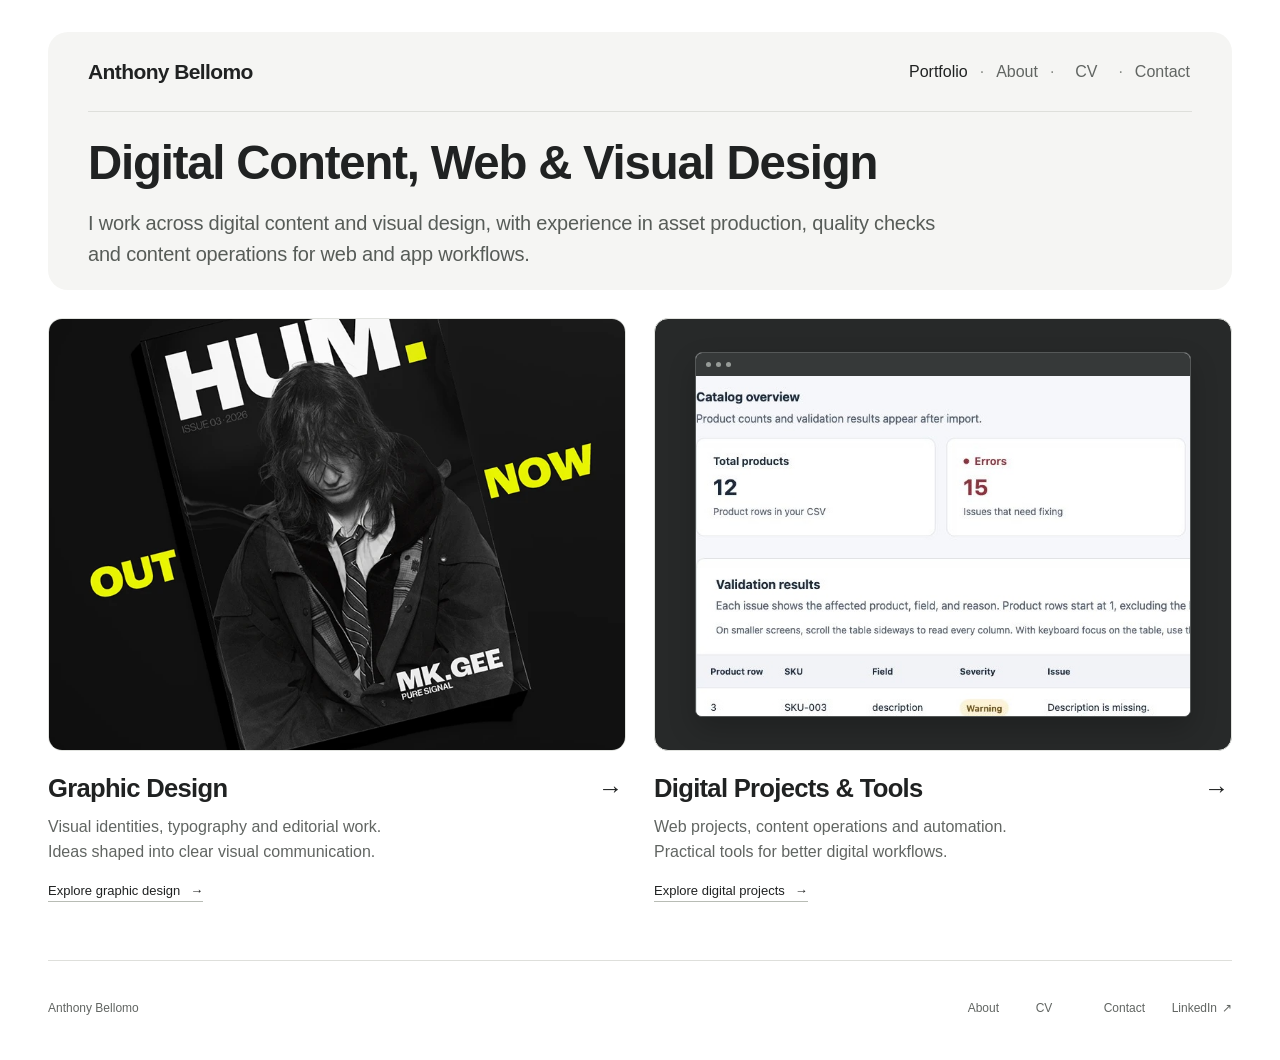
<file: index.html>
<!doctype html>
<html lang="en">
<head>
  <meta charset="utf-8">
  <meta name="viewport" content="width=device-width, initial-scale=1">
  <title>Anthony Bellomo — Digital Content, Web & Visual Design</title>
  <meta name="description" content="Digital content, content operations and visual design by Anthony Bellomo. Asset production, quality checks and practical web workflows.">
  <meta name="theme-color" content="#f5f5f3">
  <link rel="stylesheet" href="styles.css">
<link rel="stylesheet" href="./navigation.css"></head>
<body>
  <a class="skip-link" href="#portfolio">Skip to portfolio</a>
  <div class="page">
    <div class="intro-panel">
      <header class="site-header">
        <a class="name" href="./" aria-label="Anthony Bellomo, home">Anthony Bellomo</a>
        <nav aria-label="Main navigation"><a href="./#portfolio" aria-current="page">Portfolio</a><span class="separator" aria-hidden="true">·</span><a href="./about/">About</a><span class="separator" aria-hidden="true">·</span><a href="./cv/">CV</a><span class="separator" aria-hidden="true">·</span><a href="./contact/">Contact</a></nav>
      </header>
      <section class="hero" aria-labelledby="intro-title">
        <h1 id="intro-title">Digital Content, Web &amp; Visual Design</h1>
        <p>I work across digital content and visual design, with experience in asset production, quality checks and content operations for web and app workflows.</p>
      </section>
    </div>

    <main id="portfolio" tabindex="-1" aria-label="Portfolio">
      <div class="work-grid">
        <article class="work-card">
            <div class="work-image">
              <img src="assets/hum-identity.webp" width="808" height="632" alt="HUM. music magazine identity: a black and white cover with bold typography and acid-yellow accents." fetchpriority="high">
            </div>
            <div class="card-heading"><h2><a class="card-link" href="graphic-design/" aria-describedby="design-description design-destination">Graphic Design</a></h2><span class="arrow" aria-hidden="true">→</span></div>
            <p id="design-description">Visual identities, typography and editorial work.<br class="desktop-break"> Ideas shaped into clear visual communication.</p>
            <span class="card-cta" id="design-destination">Explore graphic design <span aria-hidden="true">→</span></span>
        </article>

        <article class="work-card">
            <div class="work-image tool-image">
              <div class="tool-window">
                <div class="window-bar" aria-hidden="true"><i></i><i></i><i></i></div>
                <div class="tool-crop"><img src="assets/content-qa-results.jpg" width="1080" height="844" alt="Cropped real Content QA Tool demo screenshot showing total products, error count and the validation results table."></div>
              </div>
            </div>
            <div class="card-heading"><h2><a class="card-link" href="digital-projects/" aria-describedby="tools-description tools-destination">Digital Projects &amp; Tools</a></h2><span class="arrow" aria-hidden="true">→</span></div>
            <p id="tools-description">Web projects, content operations and automation.<br class="desktop-break"> Practical tools for better digital workflows.</p>
            <span class="card-cta" id="tools-destination">Explore digital projects <span aria-hidden="true">→</span></span>
        </article>
      </div>
    </main>

    <footer><p>Anthony Bellomo</p><div><a href="./about/">About</a><a href="./cv/">CV</a><a href="./contact/">Contact</a><a href="https://www.linkedin.com/in/anthony-bellomo-07400b346">LinkedIn <span aria-hidden="true">↗</span></a></div></footer>
  </div>
</body>
</html>
</file>
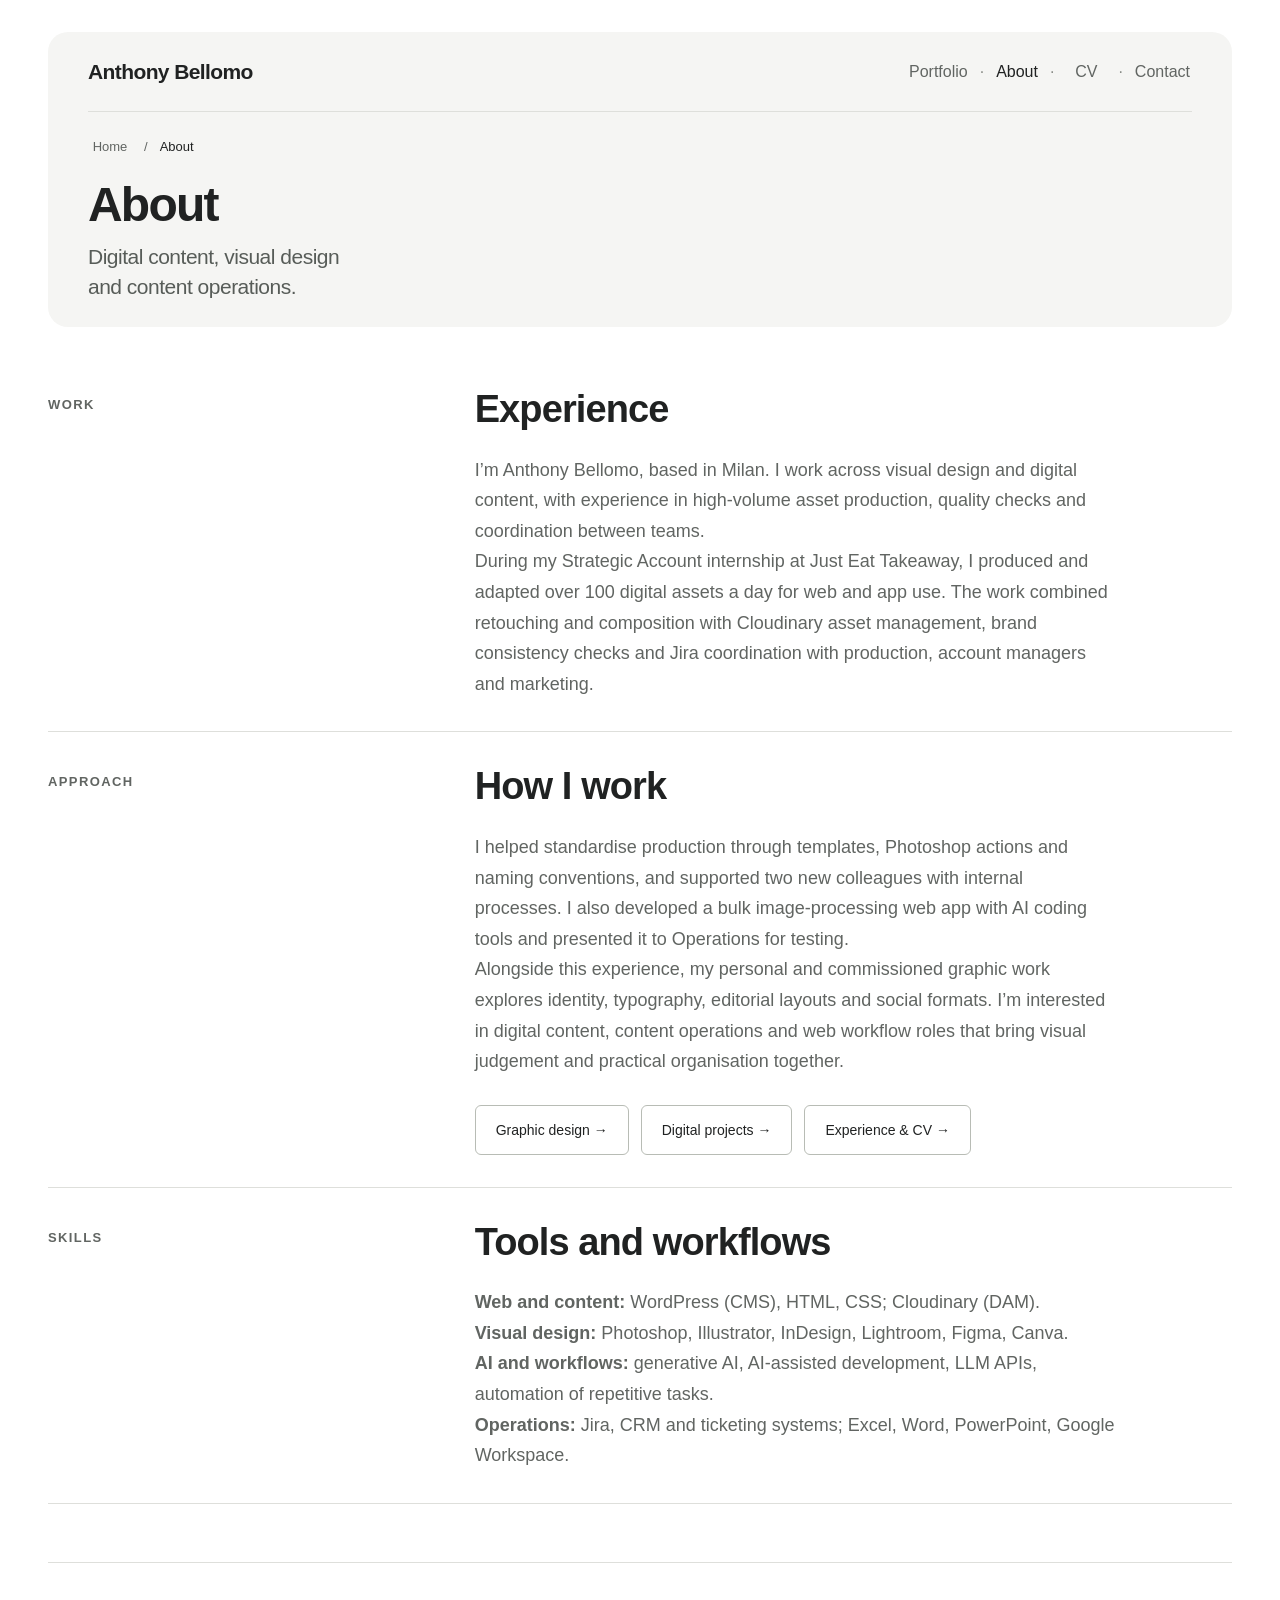
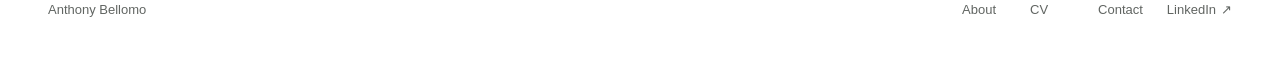
<file: about/index.html>
<!doctype html>
<html lang="en"><head><meta charset="utf-8"><meta name="viewport" content="width=device-width, initial-scale=1"><title>About — Anthony Bellomo</title><meta name="description" content="About — Anthony Bellomo. Digital content, content operations, quality checks and visual design."><meta name="theme-color" content="#f5f5f3"><link rel="stylesheet" href="../styles.css"><link rel="stylesheet" href="../digital.css"><link rel="stylesheet" href="../navigation.css"><link rel="stylesheet" href="../information.css"></head>
<body class="digital-page information-page"><a class="skip-link" href="#content">Skip to content</a><div class="page"><div class="intro-panel"><header class="site-header"><a class="name" href="../" aria-label="Anthony Bellomo, home">Anthony Bellomo</a><nav aria-label="Main navigation"><a href="../#portfolio">Portfolio</a><span class="separator" aria-hidden="true">·</span><a href="../about/" aria-current="page">About</a><span class="separator" aria-hidden="true">·</span><a href="../cv/">CV</a><span class="separator" aria-hidden="true">·</span><a href="../contact/">Contact</a></nav></header><nav class="breadcrumb" aria-label="Breadcrumb"><a href="../">Home</a><span aria-hidden="true">/</span><span aria-current="page">About</span></nav><section class="section-hero" aria-labelledby="page-title"><h1 id="page-title">About</h1><p class="lead">Digital content, visual design<br class="desktop-break"> and content operations.</p></section></div><main id="content" tabindex="-1"><section class="info-row"><p class="eyebrow">Work</p><div class="info-copy"><h2>Experience</h2><p>I’m Anthony Bellomo, based in Milan. I work across visual design and digital content, with experience in high-volume asset production, quality checks and coordination between teams.</p><p>During my Strategic Account internship at Just Eat Takeaway, I produced and adapted over 100 digital assets a day for web and app use. The work combined retouching and composition with Cloudinary asset management, brand consistency checks and Jira coordination with production, account managers and marketing.</p></div></section><section class="info-row"><p class="eyebrow">Approach</p><div class="info-copy"><h2>How I work</h2><p>I helped standardise production through templates, Photoshop actions and naming conventions, and supported two new colleagues with internal processes. I also developed a bulk image-processing web app with AI coding tools and presented it to Operations for testing.</p><p>Alongside this experience, my personal and commissioned graphic work explores identity, typography, editorial layouts and social formats. I’m interested in digital content, content operations and web workflow roles that bring visual judgement and practical organisation together.</p><div class="actions"><a class="button" href="../graphic-design/">Graphic design →</a><a class="button" href="../digital-projects/">Digital projects →</a><a class="button" href="../cv/">Experience &amp; CV →</a></div></div></section><section class="info-row"><p class="eyebrow">Skills</p><div class="info-copy"><h2>Tools and workflows</h2><p><strong>Web and content:</strong> WordPress (CMS), HTML, CSS; Cloudinary (DAM).</p><p><strong>Visual design:</strong> Photoshop, Illustrator, InDesign, Lightroom, Figma, Canva.</p><p><strong>AI and workflows:</strong> generative AI, AI-assisted development, LLM APIs, automation of repetitive tasks.</p><p><strong>Operations:</strong> Jira, CRM and ticketing systems; Excel, Word, PowerPoint, Google Workspace.</p></div></section></main><footer><p>Anthony Bellomo</p><div><a href="../about/">About</a><a href="../cv/">CV</a><a href="../contact/">Contact</a><a href="https://www.linkedin.com/in/anthony-bellomo-07400b346">LinkedIn <span aria-hidden="true">↗</span></a></div></footer></div></body></html>
</file>
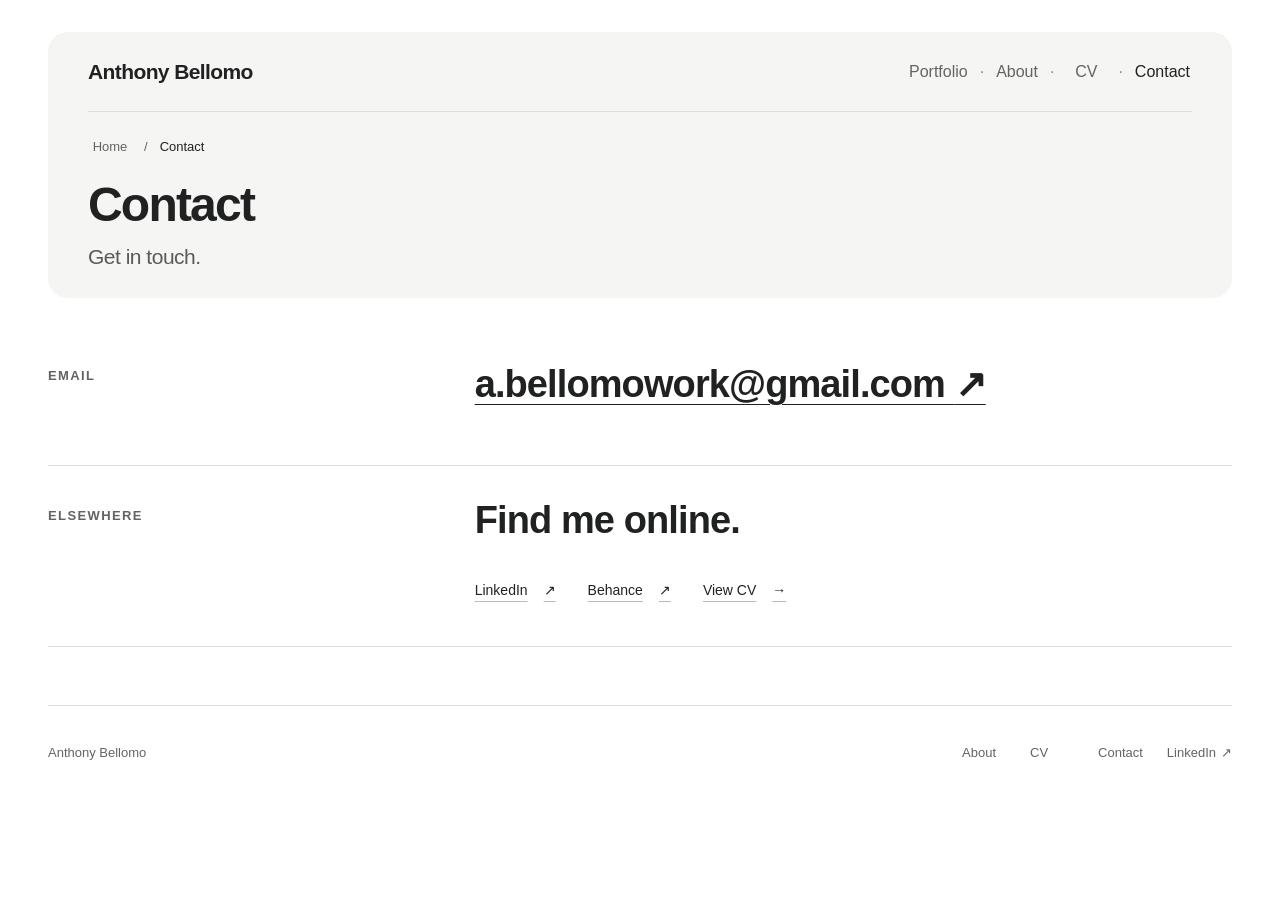
<file: contact/index.html>
<!doctype html>
<html lang="en"><head><meta charset="utf-8"><meta name="viewport" content="width=device-width, initial-scale=1"><title>Contact — Anthony Bellomo</title><meta name="description" content="Contact — Anthony Bellomo. Visual design, digital content and web technologies."><meta name="theme-color" content="#f5f5f3"><link rel="stylesheet" href="../styles.css"><link rel="stylesheet" href="../digital.css"><link rel="stylesheet" href="../navigation.css"><link rel="stylesheet" href="../information.css"></head>
<body class="digital-page information-page"><a class="skip-link" href="#content">Skip to content</a><div class="page"><div class="intro-panel"><header class="site-header"><a class="name" href="../" aria-label="Anthony Bellomo, home">Anthony Bellomo</a><nav aria-label="Main navigation"><a href="../#portfolio">Portfolio</a><span class="separator" aria-hidden="true">·</span><a href="../about/">About</a><span class="separator" aria-hidden="true">·</span><a href="../cv/">CV</a><span class="separator" aria-hidden="true">·</span><a href="../contact/" aria-current="page">Contact</a></nav></header><nav class="breadcrumb" aria-label="Breadcrumb"><a href="../">Home</a><span aria-hidden="true">/</span><span aria-current="page">Contact</span></nav><section class="section-hero" aria-labelledby="page-title"><h1 id="page-title">Contact</h1><p class="lead">Get in touch.</p></section></div><main id="content" tabindex="-1"><section class="info-row"><p class="eyebrow">Email</p><div class="info-copy"><h2><a class="email-link" href="mailto:a.bellomowork@gmail.com">a.bellomowork@gmail.com <span aria-hidden="true">↗</span></a></h2></div></section><section class="info-row"><p class="eyebrow">Elsewhere</p><div class="info-copy"><h2>Find me online.</h2><div class="profile-links"><a class="text-link" href="https://www.linkedin.com/in/anthony-bellomo-07400b346">LinkedIn <span aria-hidden="true">↗</span></a><a class="text-link" href="https://www.behance.net/anthonybellomo4">Behance <span aria-hidden="true">↗</span></a><a class="text-link" href="../cv/">View CV <span aria-hidden="true">→</span></a></div></div></section></main><footer><p>Anthony Bellomo</p><div><a href="../about/">About</a><a href="../cv/">CV</a><a href="../contact/">Contact</a><a href="https://www.linkedin.com/in/anthony-bellomo-07400b346">LinkedIn <span aria-hidden="true">↗</span></a></div></footer></div></body></html>
</file>
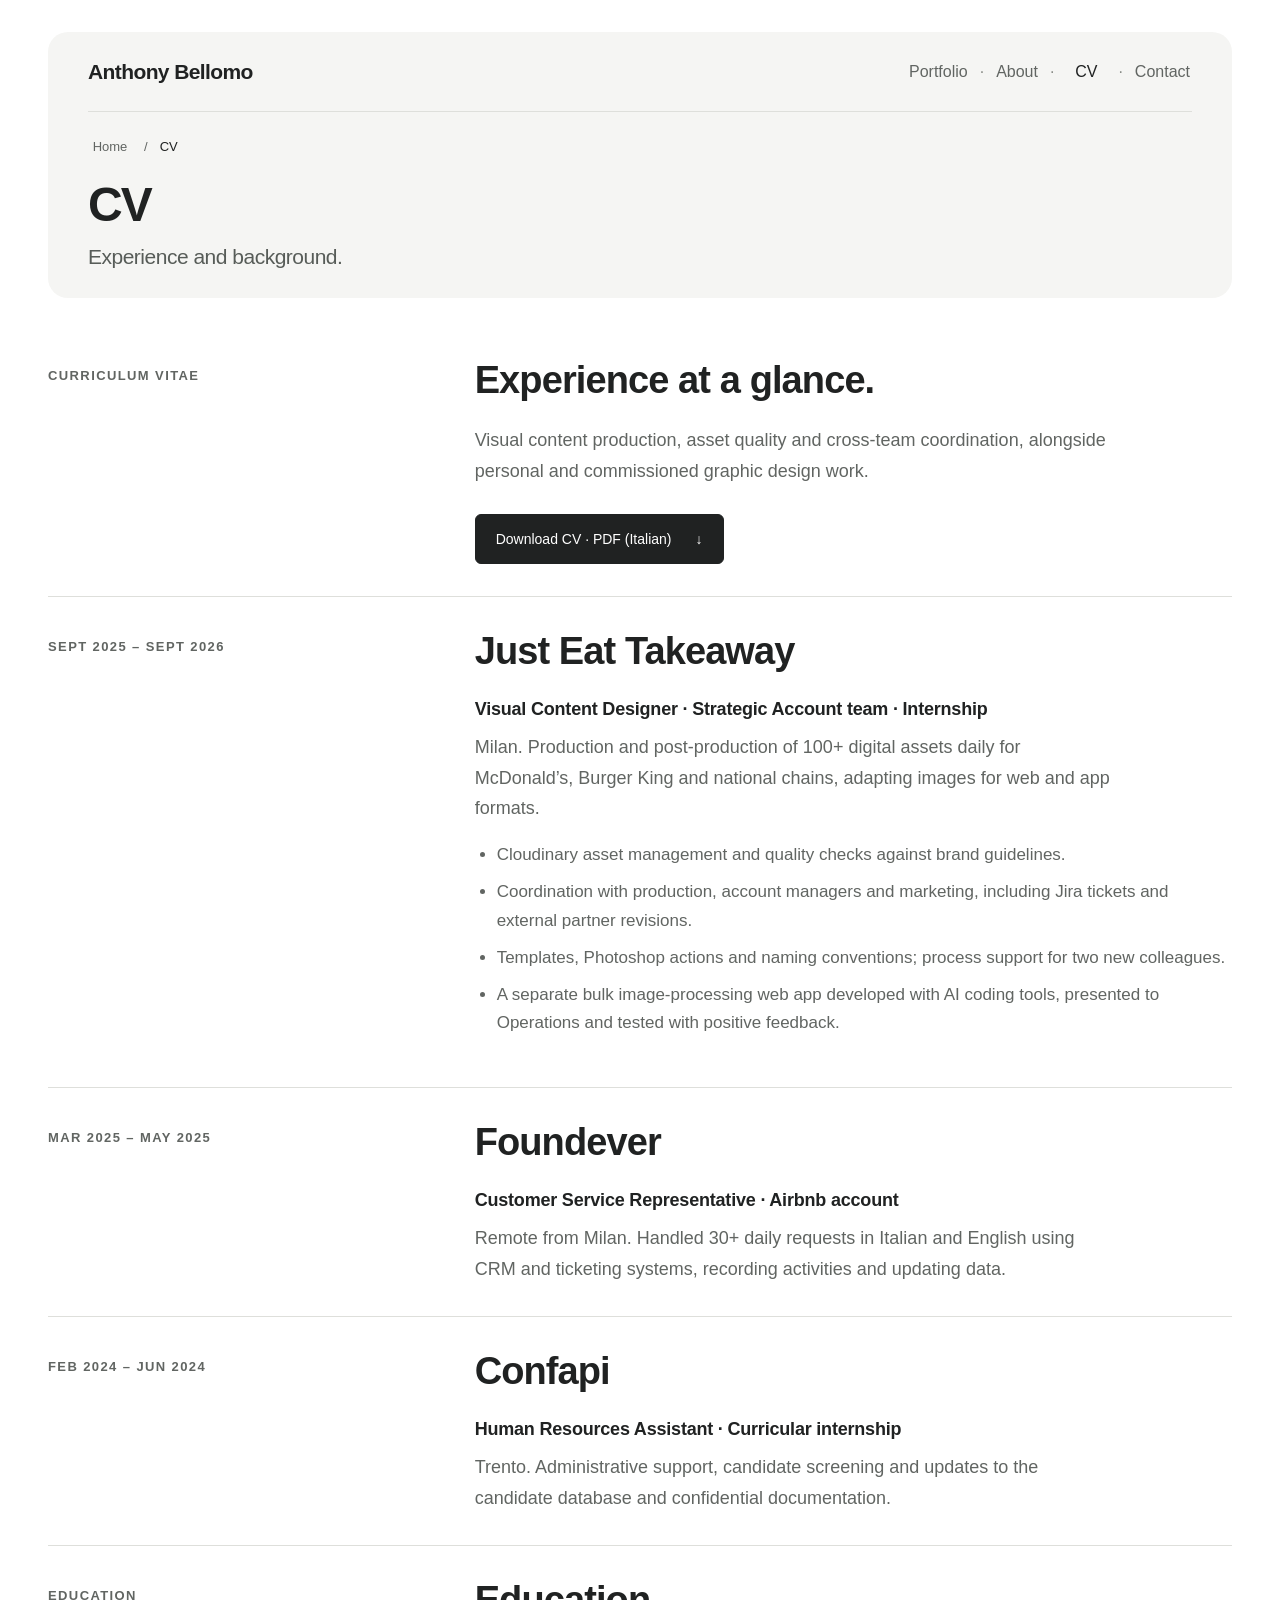
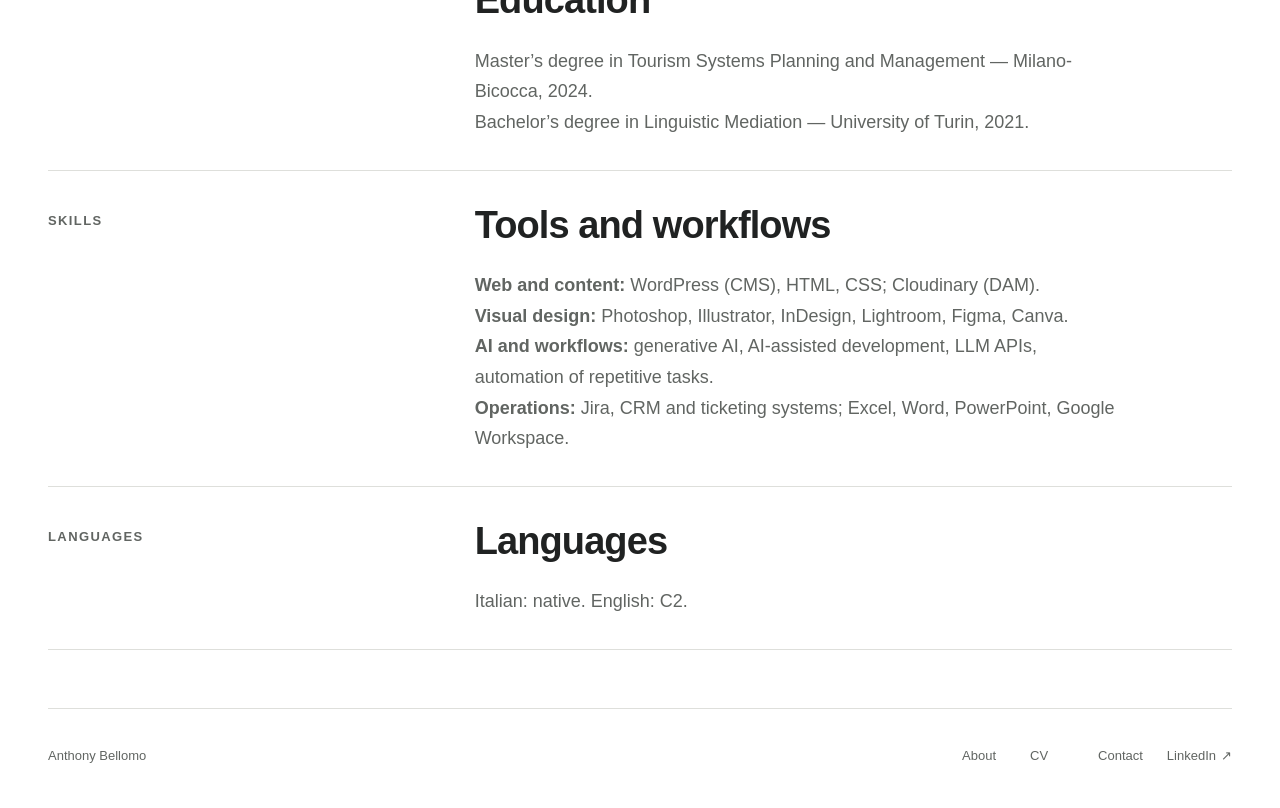
<file: cv/index.html>
<!doctype html>
<html lang="en"><head><meta charset="utf-8"><meta name="viewport" content="width=device-width, initial-scale=1"><title>CV — Anthony Bellomo</title><meta name="description" content="CV — Anthony Bellomo. Visual design, digital content and web technologies."><meta name="theme-color" content="#f5f5f3"><link rel="stylesheet" href="../styles.css"><link rel="stylesheet" href="../digital.css"><link rel="stylesheet" href="../navigation.css"><link rel="stylesheet" href="../information.css"></head>
<body class="digital-page information-page"><a class="skip-link" href="#content">Skip to content</a><div class="page"><div class="intro-panel"><header class="site-header"><a class="name" href="../" aria-label="Anthony Bellomo, home">Anthony Bellomo</a><nav aria-label="Main navigation"><a href="../#portfolio">Portfolio</a><span class="separator" aria-hidden="true">·</span><a href="../about/">About</a><span class="separator" aria-hidden="true">·</span><a href="../cv/" aria-current="page">CV</a><span class="separator" aria-hidden="true">·</span><a href="../contact/">Contact</a></nav></header><nav class="breadcrumb" aria-label="Breadcrumb"><a href="../">Home</a><span aria-hidden="true">/</span><span aria-current="page">CV</span></nav><section class="section-hero" aria-labelledby="page-title"><h1 id="page-title">CV</h1><p class="lead">Experience and background.</p></section></div><main id="content" tabindex="-1"><section class="info-row"><p class="eyebrow">Curriculum vitae</p><div class="info-copy"><h2>Experience at a glance.</h2><p>Visual content production, asset quality and cross-team coordination, alongside personal and commissioned graphic design work.</p><div class="actions"><a class="button button-dark" href="../assets/documents/Anthony_Bellomo_CV_public.pdf" download>Download CV · PDF (Italian) <span aria-hidden="true">↓</span></a></div></div></section><section class="info-row"><p class="eyebrow">Sept 2025 – Sept 2026</p><div class="info-copy"><h2>Just Eat Takeaway</h2><h3>Visual Content Designer · Strategic Account team · Internship</h3><p>Milan. Production and post-production of 100+ digital assets daily for McDonald’s, Burger King and national chains, adapting images for web and app formats.</p><ul class="experience-list"><li>Cloudinary asset management and quality checks against brand guidelines.</li><li>Coordination with production, account managers and marketing, including Jira tickets and external partner revisions.</li><li>Templates, Photoshop actions and naming conventions; process support for two new colleagues.</li><li>A separate bulk image-processing web app developed with AI coding tools, presented to Operations and tested with positive feedback.</li></ul></div></section><section class="info-row"><p class="eyebrow">Mar 2025 – May 2025</p><div class="info-copy"><h2>Foundever</h2><h3>Customer Service Representative · Airbnb account</h3><p>Remote from Milan. Handled 30+ daily requests in Italian and English using CRM and ticketing systems, recording activities and updating data.</p></div></section><section class="info-row"><p class="eyebrow">Feb 2024 – Jun 2024</p><div class="info-copy"><h2>Confapi</h2><h3>Human Resources Assistant · Curricular internship</h3><p>Trento. Administrative support, candidate screening and updates to the candidate database and confidential documentation.</p></div></section><section class="info-row"><p class="eyebrow">Education</p><div class="info-copy"><h2>Education</h2><p>Master’s degree in Tourism Systems Planning and Management — Milano-Bicocca, 2024.</p><p>Bachelor’s degree in Linguistic Mediation — University of Turin, 2021.</p></div></section><section class="info-row"><p class="eyebrow">Skills</p><div class="info-copy"><h2>Tools and workflows</h2><p><strong>Web and content:</strong> WordPress (CMS), HTML, CSS; Cloudinary (DAM).</p><p><strong>Visual design:</strong> Photoshop, Illustrator, InDesign, Lightroom, Figma, Canva.</p><p><strong>AI and workflows:</strong> generative AI, AI-assisted development, LLM APIs, automation of repetitive tasks.</p><p><strong>Operations:</strong> Jira, CRM and ticketing systems; Excel, Word, PowerPoint, Google Workspace.</p></div></section><section class="info-row"><p class="eyebrow">Languages</p><div class="info-copy"><h2>Languages</h2><p>Italian: native. English: C2.</p></div></section></main><footer><p>Anthony Bellomo</p><div><a href="../about/">About</a><a href="../cv/">CV</a><a href="../contact/">Contact</a><a href="https://www.linkedin.com/in/anthony-bellomo-07400b346">LinkedIn <span aria-hidden="true">↗</span></a></div></footer></div></body></html>
</file>
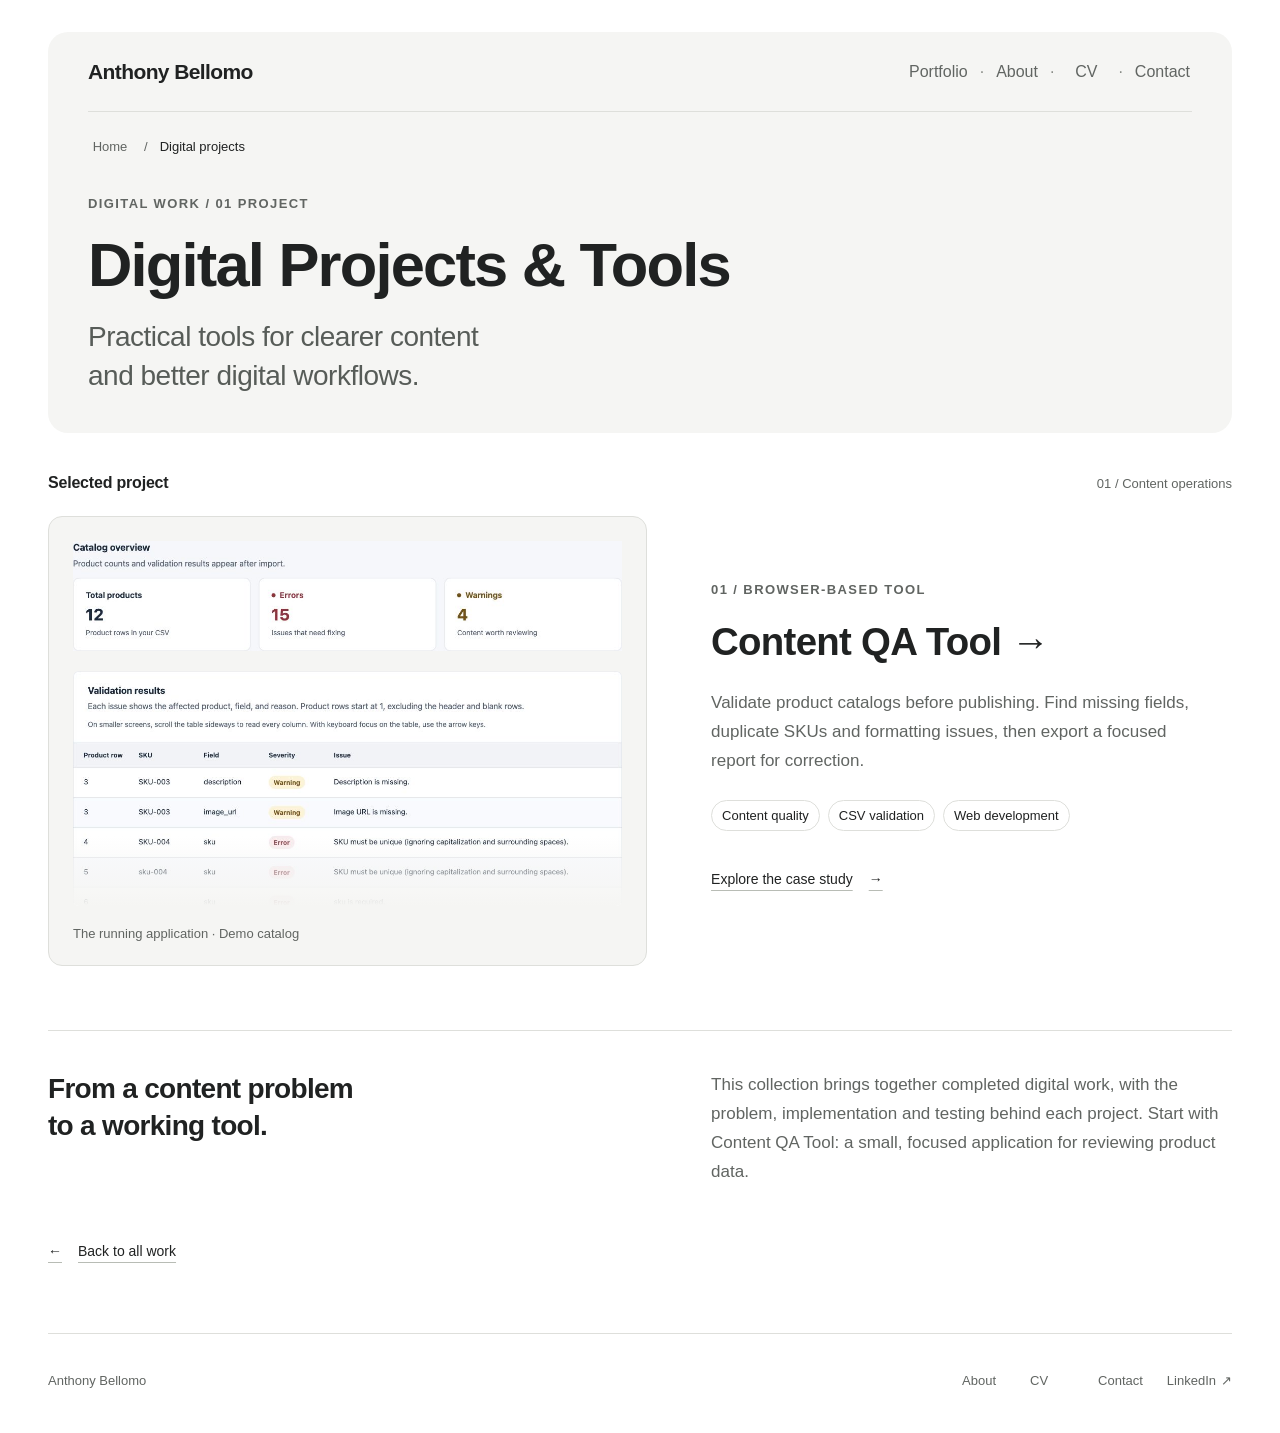
<file: digital-projects/index.html>
<!doctype html>
<html lang="en">
<head>
  <meta charset="utf-8">
  <meta name="viewport" content="width=device-width, initial-scale=1">
  <title>Digital Projects &amp; Tools — Anthony Bellomo</title>
  <meta name="description" content="Completed digital projects by Anthony Bellomo. Explore Content QA Tool, a browser-based product catalog validation project.">
  <meta name="theme-color" content="#f5f5f3">
  <link rel="stylesheet" href="../styles.css">
  <link rel="stylesheet" href="../digital.css">
<link rel="stylesheet" href="../navigation.css"></head>
<body class="digital-page">
  <a class="skip-link" href="#content">Skip to content</a>
  <div class="page">
    <div class="intro-panel">
      <header class="site-header">
        <a class="name" href="../" aria-label="Anthony Bellomo, home">Anthony Bellomo</a>
        <nav aria-label="Main navigation"><a href="../#portfolio">Portfolio</a><span class="separator" aria-hidden="true">·</span><a href="../about/">About</a><span class="separator" aria-hidden="true">·</span><a href="../cv/">CV</a><span class="separator" aria-hidden="true">·</span><a href="../contact/">Contact</a></nav>
      </header>
      <nav class="breadcrumb" aria-label="Breadcrumb"><a href="../">Home</a><span aria-hidden="true">/</span><span aria-current="page">Digital projects</span></nav>
      <section class="section-hero" aria-labelledby="page-title">
        <p class="eyebrow">Digital work / 01 project</p>
        <h1 id="page-title">Digital Projects &amp; Tools</h1>
        <p class="lead">Practical tools for clearer content<br class="desktop-break"> and better digital workflows.</p>
      </section>
    </div>
    <main id="content" tabindex="-1">
      <div class="collection-heading"><h2>Selected project</h2><span>01 / Content operations</span></div>
      <article class="featured-project">
        <a class="project-preview" href="content-qa-tool/" aria-label="View Content QA Tool case study"><img src="../assets/qa-demo-summary.png" width="1080" height="216" alt="Real demo overview: 12 products, 15 errors and 4 warnings."><div class="preview-detail"><img src="../assets/qa-demo-issues.png" width="1080" height="1418" alt="Actual validation table with affected product rows, fields, severity and issue explanations."></div><span class="preview-caption">The running application · Demo catalog</span></a>
        <div class="project-intro"><p class="eyebrow">01 / Browser-based tool</p><h2><a href="content-qa-tool/">Content QA Tool <span aria-hidden="true">→</span></a></h2><p>Validate product catalogs before publishing. Find missing fields, duplicate SKUs and formatting issues, then export a focused report for correction.</p><ul class="tags" aria-label="Project focus"><li>Content quality</li><li>CSV validation</li><li>Web development</li></ul><a class="text-link" href="content-qa-tool/">Explore the case study <span aria-hidden="true">→</span></a></div>
      </article>
      <section class="collection-note" aria-labelledby="practice-title"><h2 id="practice-title">From a content problem<br>to a working tool.</h2><p>This collection brings together completed digital work, with the problem, implementation and testing behind each project. Start with Content QA Tool: a small, focused application for reviewing product data.</p></section>
      <a class="text-link back-link" href="../#portfolio"><span aria-hidden="true">←</span> Back to all work</a>
</main>
    <footer><p>Anthony Bellomo</p><div><a href="../about/">About</a><a href="../cv/">CV</a><a href="../contact/">Contact</a><a href="https://www.linkedin.com/in/anthony-bellomo-07400b346">LinkedIn <span aria-hidden="true">↗</span></a></div></footer>
  </div>
</body>
</html>
</file>
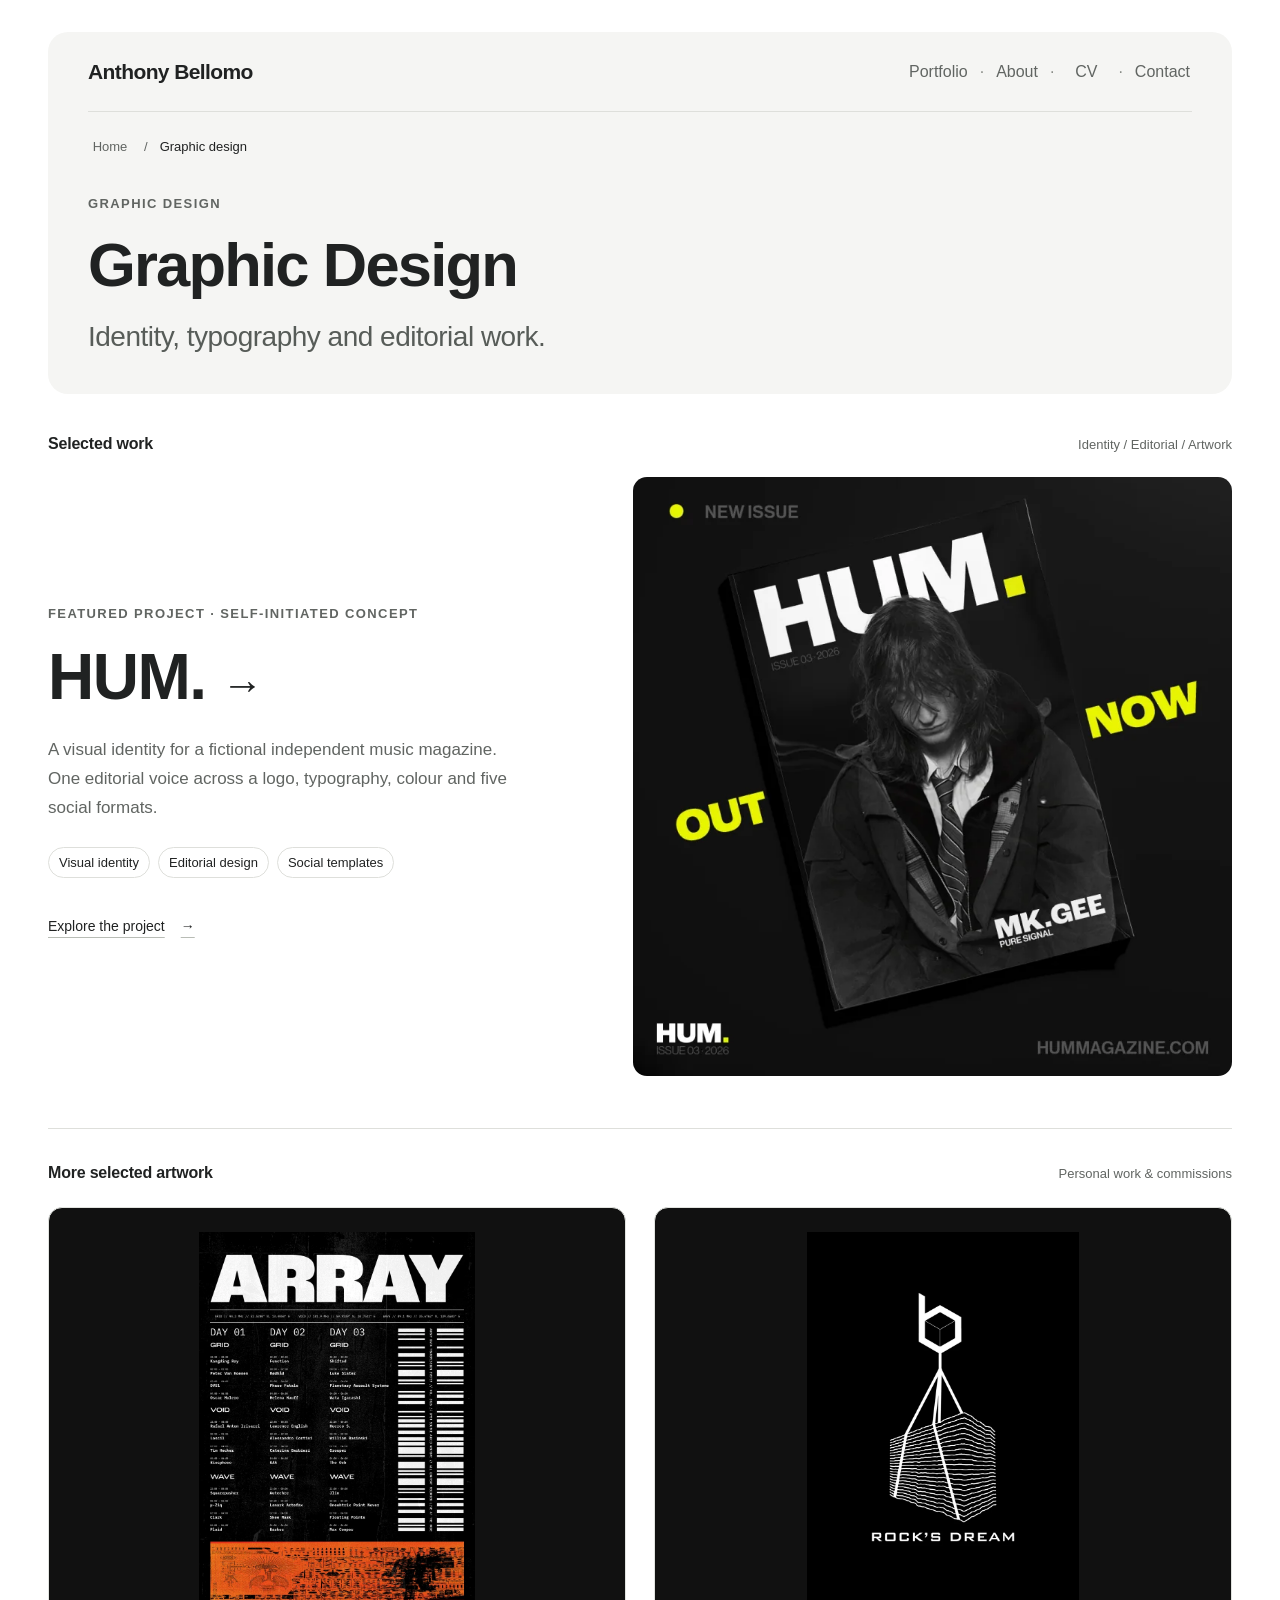
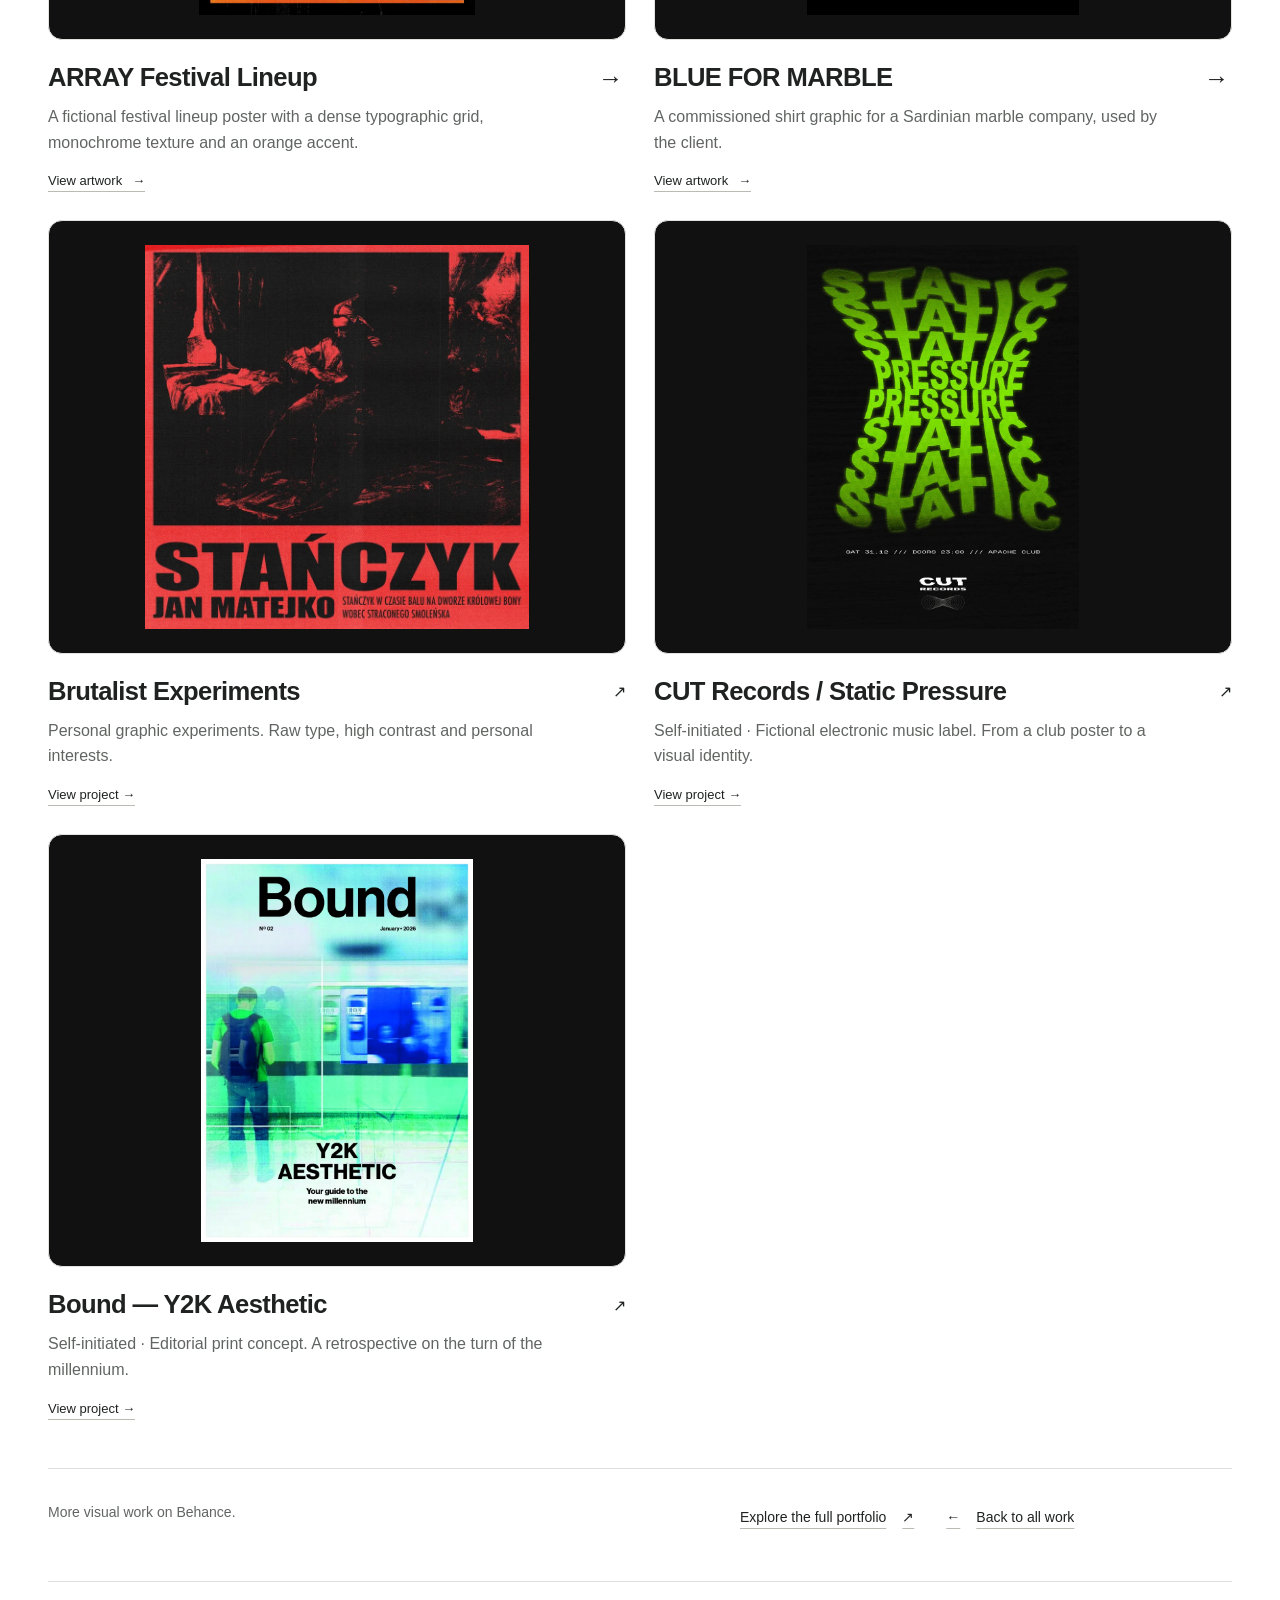
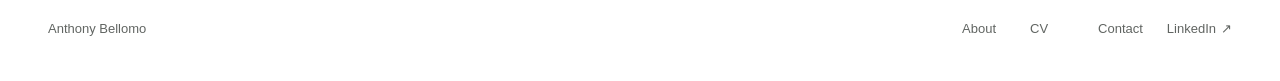
<file: graphic-design/index.html>
<!doctype html>
<html lang="en"><head><meta charset="utf-8"><meta name="viewport" content="width=device-width, initial-scale=1"><title>Graphic Design — Anthony Bellomo</title><meta name="description" content="Selected visual identity, editorial design and artwork by Anthony Bellomo: HUM, CUT Records, Bound, brutalist experiments, ARRAY and BLUE FOR MARBLE."><meta name="theme-color" content="#f5f5f3"><link rel="stylesheet" href="../styles.css"><link rel="stylesheet" href="../digital.css"><link rel="stylesheet" href="../graphic.css"><link rel="stylesheet" href="../navigation.css"></head>
<body class="digital-page graphic-page"><a class="skip-link" href="#content">Skip to content</a><div class="page"><div class="intro-panel"><header class="site-header"><a class="name" href="../" aria-label="Anthony Bellomo, home">Anthony Bellomo</a><nav aria-label="Main navigation"><a href="../#portfolio">Portfolio</a><span class="separator" aria-hidden="true">·</span><a href="../about/">About</a><span class="separator" aria-hidden="true">·</span><a href="../cv/">CV</a><span class="separator" aria-hidden="true">·</span><a href="../contact/">Contact</a></nav></header><nav class="breadcrumb" aria-label="Breadcrumb"><a href="../">Home</a><span aria-hidden="true">/</span><span aria-current="page">Graphic design</span></nav><section class="section-hero" aria-labelledby="page-title"><p class="eyebrow">Graphic design</p><h1 id="page-title">Graphic Design</h1><p class="lead">Identity, typography and editorial work.</p></section></div>
<main id="content" tabindex="-1"><div class="collection-heading"><h2>Selected work</h2><span>Identity / Editorial / Artwork</span></div>
<article class="design-feature"><div class="design-feature-copy"><p class="eyebrow">Featured project · Self-initiated concept</p><h2><a href="hum/">HUM. <span aria-hidden="true">→</span></a></h2><p>A visual identity for a fictional independent music magazine. One editorial voice across a logo, typography, colour and five social formats.</p><ul class="tags" aria-label="Project focus"><li>Visual identity</li><li>Editorial design</li><li>Social templates</li></ul><a class="text-link" href="hum/">Explore the project <span aria-hidden="true">→</span></a></div><a class="design-feature-image" href="hum/" aria-label="Explore HUM music magazine identity"><img src="../assets/responsive/hum-cover-reveal-800.webp" srcset="../assets/responsive/hum-cover-reveal-400.webp 400w, ../assets/responsive/hum-cover-reveal-800.webp 800w, ../assets/responsive/hum-cover-reveal-1200.webp 1200w" sizes="(max-width: 600px) calc(100vw - 32px), (max-width: 800px) 336px, 570px" width="1080" height="1080" alt="HUM concept cover reveal: monochrome Mk.gee portrait, white masthead and acid-yellow accents." fetchpriority="high" decoding="async"></a></article>
<section class="design-gallery" aria-labelledby="gallery-title"><div class="collection-heading"><h2 id="gallery-title">More selected artwork</h2><span>Personal work &amp; commissions</span></div><div class="work-grid"><article class="work-card"><div class="work-image poster-thumbnail"><img src="../assets/responsive/array-poster-800.webp" srcset="../assets/responsive/array-poster-400.webp 400w, ../assets/responsive/array-poster-800.webp 800w, ../assets/responsive/array-poster-1200.webp 1200w" sizes="(max-width: 600px) calc(100vw - 32px), (max-width: 800px) 336px, 570px" width="2800" height="3890" alt="Complete ARRAY lineup poster with three day columns, white bars and an orange textured strip." loading="lazy" decoding="async"></div><div class="card-heading"><h3><a class="card-link" href="array-festival-lineup/">ARRAY Festival Lineup</a></h3><span class="arrow" aria-hidden="true">→</span></div><p>A fictional festival lineup poster with a dense typographic grid, monochrome texture and an orange accent.</p><span class="card-cta">View artwork <span aria-hidden="true">→</span></span></article><article class="work-card"><div class="work-image poster-thumbnail"><img src="../assets/responsive/blue-artwork-800.webp" srcset="../assets/responsive/blue-artwork-400.webp 400w, ../assets/responsive/blue-artwork-800.webp 800w, ../assets/responsive/blue-artwork-1200.webp 1200w" sizes="(max-width: 600px) calc(100vw - 32px), (max-width: 800px) 336px, 570px" width="1400" height="1980" alt="White geometric cube and layered line motif above the words Rock’s Dream on black." loading="lazy" decoding="async"></div><div class="card-heading"><h3><a class="card-link" href="blue-for-marble/">BLUE FOR MARBLE</a></h3><span class="arrow" aria-hidden="true">→</span></div><p>A commissioned shirt graphic for a Sardinian marble company, used by the client.</p><span class="card-cta">View artwork <span aria-hidden="true">→</span></span></article><article class="work-card"><div class="work-image poster-thumbnail"><img src="../assets/responsive/stanczyk-800.webp" srcset="../assets/responsive/stanczyk-400.webp 400w, ../assets/responsive/stanczyk-800.webp 800w, ../assets/responsive/stanczyk-1200.webp 1200w" sizes="(max-width: 600px) calc(100vw - 32px), 570px" alt="Red and black Stańczyk poster with Jan Matejko’s painting above heavy typography." loading="lazy"></div><div class="card-heading"><h3><a class="card-link" href="brutalist-experiments/">Brutalist Experiments</a></h3><span aria-hidden="true">↗</span></div><p>Personal graphic experiments. Raw type, high contrast and personal interests.</p><span class="card-cta">View project →</span></article><article class="work-card"><div class="work-image poster-thumbnail"><img src="../assets/responsive/cut-poster-800.webp" srcset="../assets/responsive/cut-poster-400.webp 400w, ../assets/responsive/cut-poster-800.webp 800w, ../assets/responsive/cut-poster-1200.webp 1200w" sizes="(max-width: 600px) calc(100vw - 32px), 570px" alt="Acid-green distorted Static Pressure lettering on a black CUT Records event poster." loading="lazy"></div><div class="card-heading"><h3><a class="card-link" href="cut-records/">CUT Records / Static Pressure</a></h3><span aria-hidden="true">↗</span></div><p>Self-initiated · Fictional electronic music label. From a club poster to a visual identity.</p><span class="card-cta">View project →</span></article><article class="work-card"><div class="work-image poster-thumbnail"><img src="../assets/responsive/bound-cover-800.webp" srcset="../assets/responsive/bound-cover-400.webp 400w, ../assets/responsive/bound-cover-800.webp 800w, ../assets/responsive/bound-cover-1200.webp 1200w" sizes="(max-width: 600px) calc(100vw - 32px), 570px" alt="Bound Y2K Aesthetic cover with a glitch-treated photograph and clean black title." loading="lazy"></div><div class="card-heading"><h3><a class="card-link" href="bound-y2k/">Bound — Y2K Aesthetic</a></h3><span aria-hidden="true">↗</span></div><p>Self-initiated · Editorial print concept. A retrospective on the turn of the millennium.</p><span class="card-cta">View project →</span></article></div></section><div class="design-end"><p>More visual work on Behance.</p><a class="text-link" href="https://www.behance.net/anthonybellomo4">Explore the full portfolio <span aria-hidden="true">↗</span></a><a class="text-link" href="../#portfolio"><span aria-hidden="true">←</span> Back to all work</a></div></main><footer><p>Anthony Bellomo</p><div><a href="../about/">About</a><a href="../cv/">CV</a><a href="../contact/">Contact</a><a href="https://www.linkedin.com/in/anthony-bellomo-07400b346">LinkedIn <span aria-hidden="true">↗</span></a></div></footer></div></body></html>
</file>
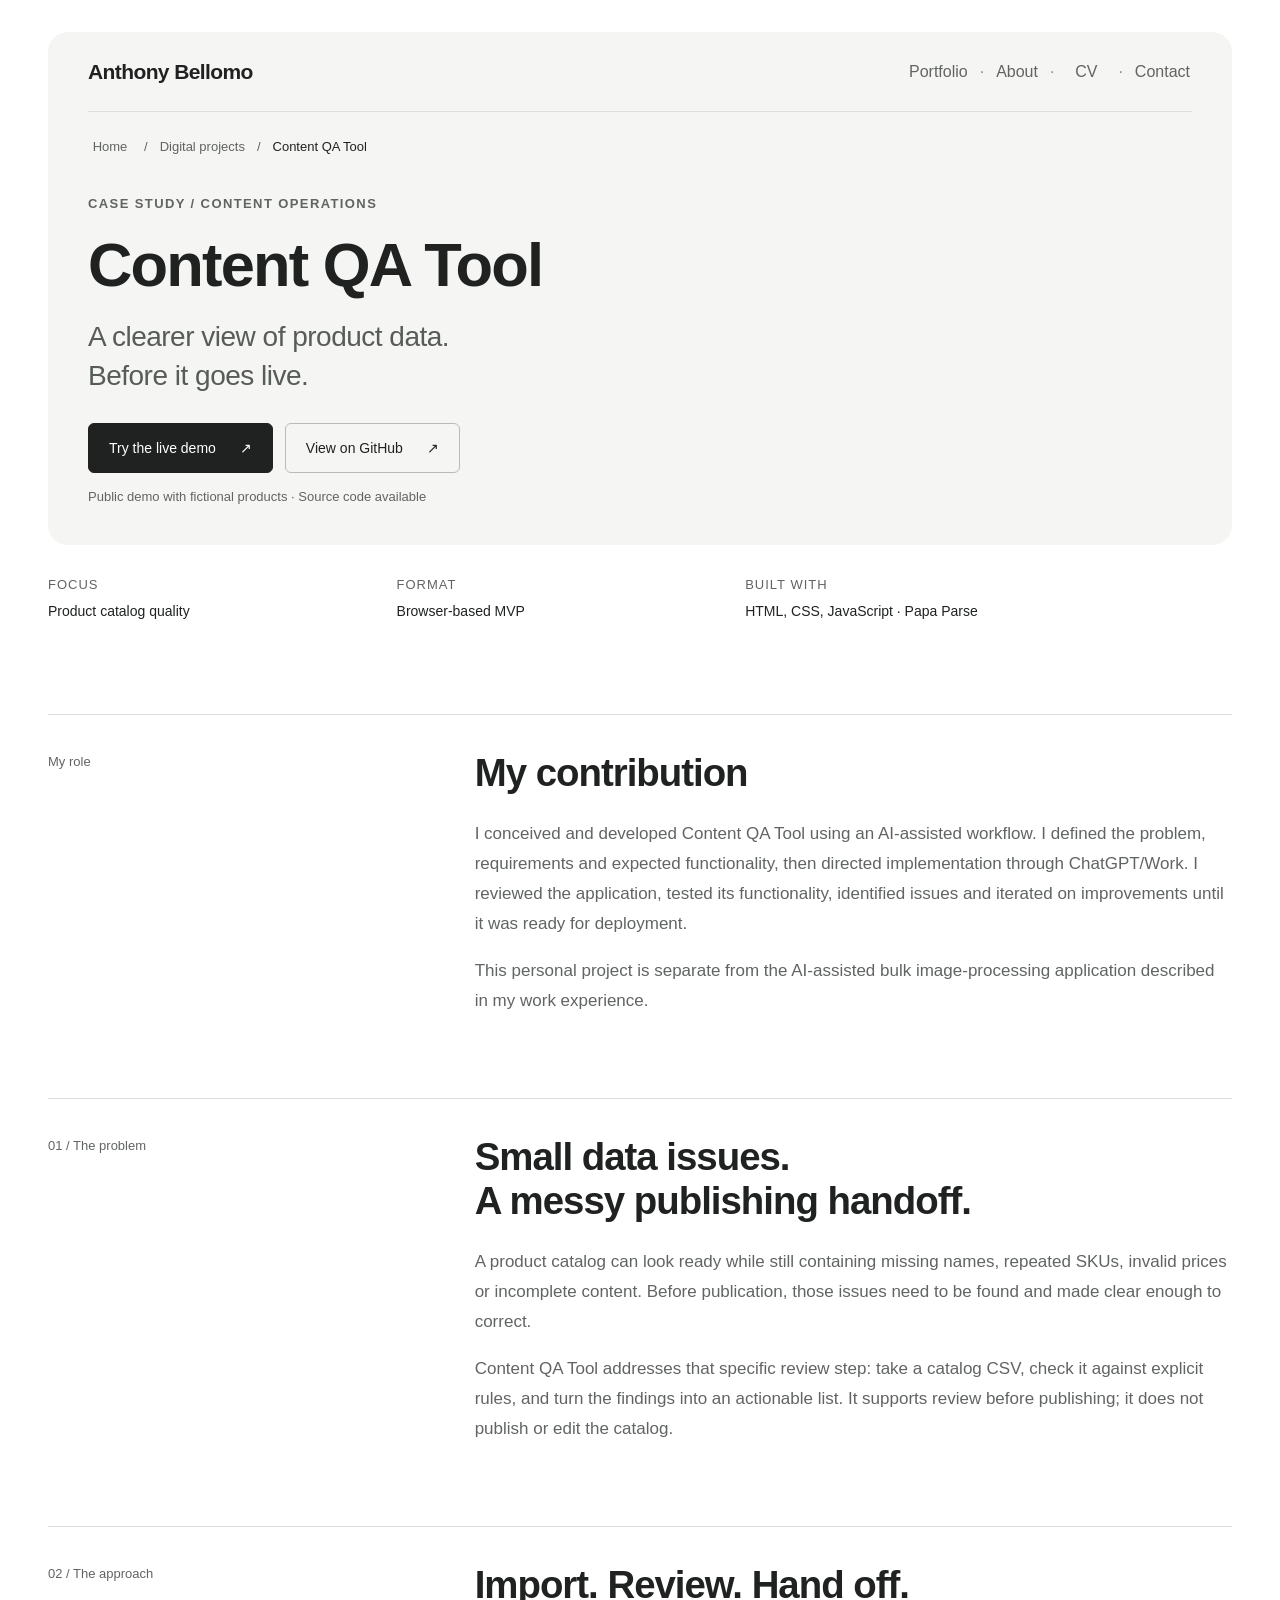
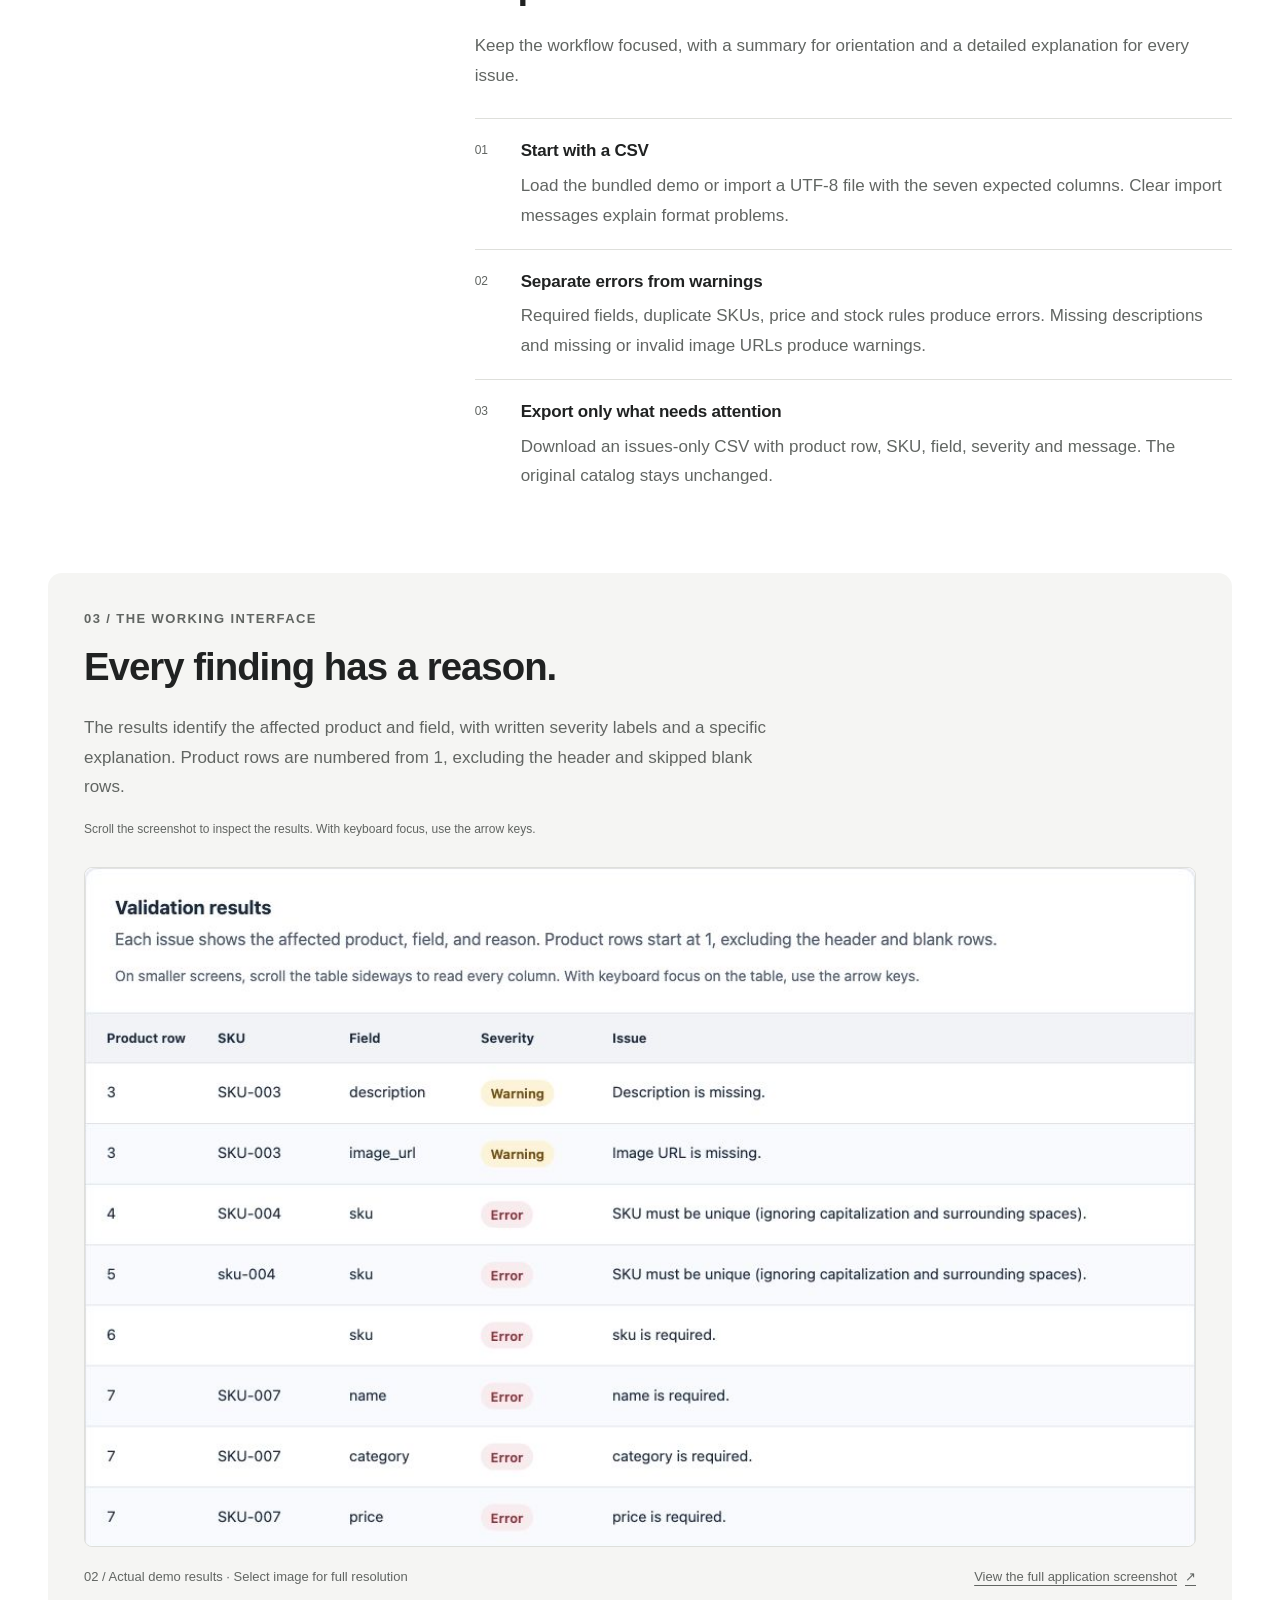
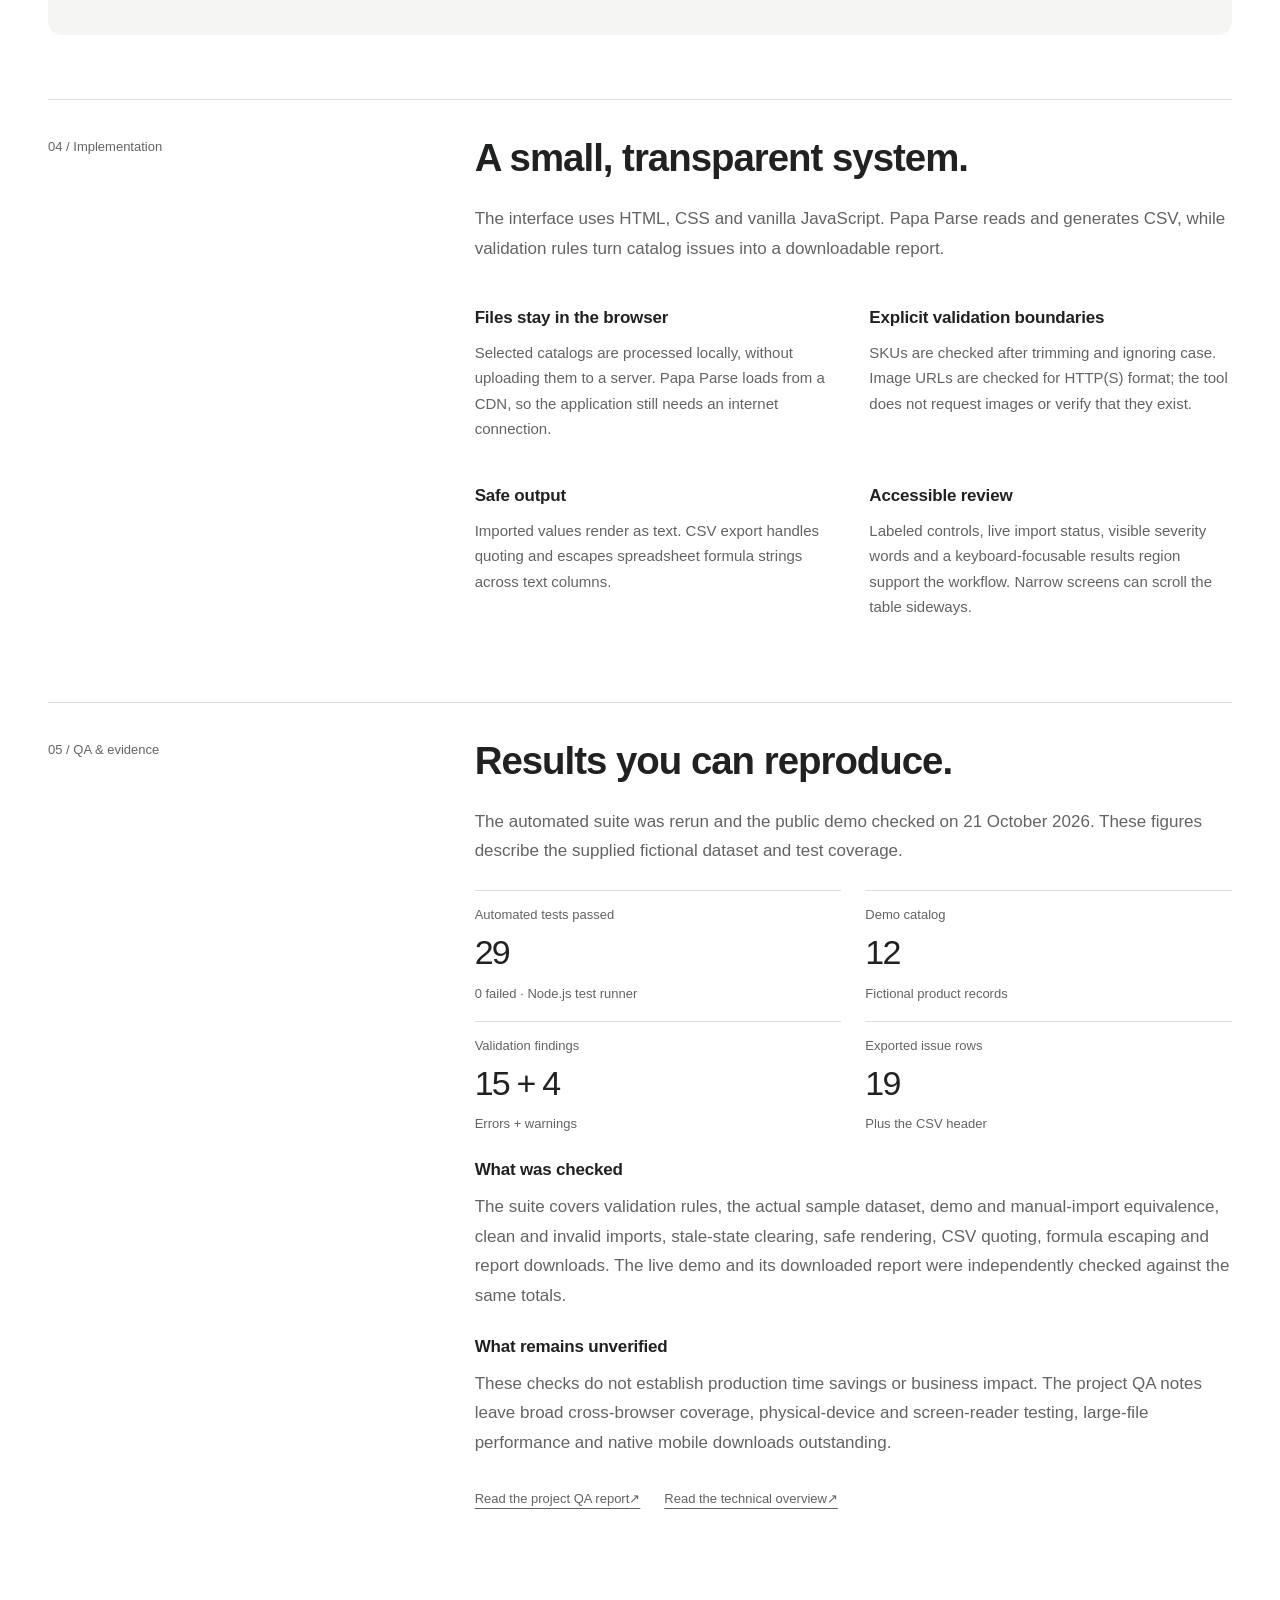
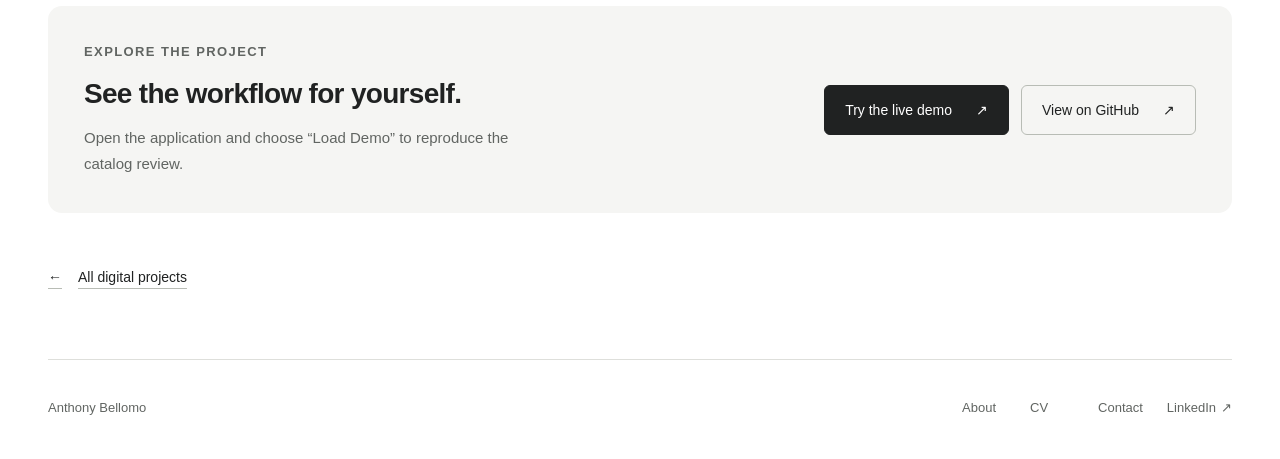
<file: digital-projects/content-qa-tool/index.html>
<!doctype html>
<html lang="en">
<head>
  <meta charset="utf-8">
  <meta name="viewport" content="width=device-width, initial-scale=1">
  <title>Content QA Tool — Anthony Bellomo</title>
  <meta name="description" content="A case study in product catalog validation: the problem, CSV workflow, real interface screenshots and verified QA results.">
  <meta name="theme-color" content="#f5f5f3">
  <link rel="stylesheet" href="../../styles.css">
  <link rel="stylesheet" href="../../digital.css">
<link rel="stylesheet" href="../../navigation.css"></head>
<body class="digital-page qa-case-page">
  <a class="skip-link" href="#content">Skip to content</a>
  <div class="page">
    <div class="intro-panel">
      <header class="site-header">
        <a class="name" href="../../" aria-label="Anthony Bellomo, home">Anthony Bellomo</a>
        <nav aria-label="Main navigation"><a href="../../#portfolio">Portfolio</a><span class="separator" aria-hidden="true">·</span><a href="../../about/">About</a><span class="separator" aria-hidden="true">·</span><a href="../../cv/">CV</a><span class="separator" aria-hidden="true">·</span><a href="../../contact/">Contact</a></nav>
      </header>
      <nav class="breadcrumb" aria-label="Breadcrumb"><a href="../../">Home</a><span aria-hidden="true">/</span><a href="../">Digital projects</a><span aria-hidden="true">/</span><span aria-current="page">Content QA Tool</span></nav>
      <section class="section-hero case-hero" aria-labelledby="page-title"><p class="eyebrow">Case study / Content operations</p><h1 id="page-title">Content QA Tool</h1><p class="lead">A clearer view of product data.<br>Before it goes live.</p><div class="actions"><a class="button button-dark" href="https://ab-spartan.github.io/content-qa-tool/">Try the live demo <span aria-hidden="true">↗</span></a><a class="button" href="https://github.com/AB-Spartan/content-qa-tool">View on GitHub <span aria-hidden="true">↗</span></a></div><p class="action-note">Public demo with fictional products · Source code available</p></section>
    </div>
    <main id="content" tabindex="-1">
      <dl class="project-meta"><div><dt>Focus</dt><dd>Product catalog quality</dd></div><div><dt>Format</dt><dd>Browser-based MVP</dd></div><div><dt>Built with</dt><dd>HTML, CSS, JavaScript · Papa Parse</dd></div></dl>
      <section class="story-section" aria-labelledby="contribution-title"><div class="section-label">My role</div><div class="story-content"><h2 id="contribution-title">My contribution</h2><p>I conceived and developed Content QA Tool using an AI-assisted workflow. I defined the problem, requirements and expected functionality, then directed implementation through ChatGPT/Work. I reviewed the application, tested its functionality, identified issues and iterated on improvements until it was ready for deployment.</p><p>This personal project is separate from the AI-assisted bulk image-processing application described in my work experience.</p></div></section>
      <section class="story-section" aria-labelledby="problem-title"><div class="section-label">01 / The problem</div><div class="story-content"><h2 id="problem-title">Small data issues.<br>A messy publishing handoff.</h2><p>A product catalog can look ready while still containing missing names, repeated SKUs, invalid prices or incomplete content. Before publication, those issues need to be found and made clear enough to correct.</p><p>Content QA Tool addresses that specific review step: take a catalog CSV, check it against explicit rules, and turn the findings into an actionable list. It supports review before publishing; it does not publish or edit the catalog.</p></div></section>
      <section class="story-section" aria-labelledby="approach-title"><div class="section-label">02 / The approach</div><div class="story-content"><h2 id="approach-title">Import. Review. Hand off.</h2><p>Keep the workflow focused, with a summary for orientation and a detailed explanation for every issue.</p><ol class="workflow"><li><h3>Start with a CSV</h3><p>Load the bundled demo or import a UTF-8 file with the seven expected columns. Clear import messages explain format problems.</p></li><li><h3>Separate errors from warnings</h3><p>Required fields, duplicate SKUs, price and stock rules produce errors. Missing descriptions and missing or invalid image URLs produce warnings.</p></li><li><h3>Export only what needs attention</h3><p>Download an issues-only CSV with product row, SKU, field, severity and message. The original catalog stays unchanged.</p></li></ol></div></section>
      <section class="evidence-section" aria-labelledby="interface-title"><div class="evidence-heading"><p class="eyebrow">03 / The working interface</p><h2 id="interface-title">Every finding has a reason.</h2><p>The results identify the affected product and field, with written severity labels and a specific explanation. Product rows are numbered from 1, excluding the header and skipped blank rows.</p></div><p class="image-help" id="image-help">Scroll the screenshot to inspect the results. With keyboard focus, use the arrow keys.</p><figure class="interface-figure"><div class="screenshot-scroll" role="region" aria-label="Application results screenshot" aria-describedby="image-help" tabindex="0"><a href="../../assets/qa-demo-issues.png" aria-label="Open the full-resolution validation results screenshot"><img src="../../assets/qa-demo-issues.png" width="1080" height="1418" alt="Real demo results table, including duplicate SKU errors, a missing name, invalid prices and content warnings."></a></div><figcaption><span>02 / Actual demo results · Select image for full resolution</span><a href="../../assets/qa-demo-desktop.png">View the full application screenshot <span aria-hidden="true">↗</span></a></figcaption></figure></section>
      <section class="story-section" aria-labelledby="implementation-title"><div class="section-label">04 / Implementation</div><div class="story-content"><h2 id="implementation-title">A small, transparent system.</h2><p>The interface uses HTML, CSS and vanilla JavaScript. Papa Parse reads and generates CSV, while validation rules turn catalog issues into a downloadable report.</p><div class="detail-grid"><div><h3>Files stay in the browser</h3><p>Selected catalogs are processed locally, without uploading them to a server. Papa Parse loads from a CDN, so the application still needs an internet connection.</p></div><div><h3>Explicit validation boundaries</h3><p>SKUs are checked after trimming and ignoring case. Image URLs are checked for HTTP(S) format; the tool does not request images or verify that they exist.</p></div><div><h3>Safe output</h3><p>Imported values render as text. CSV export handles quoting and escapes spreadsheet formula strings across text columns.</p></div><div><h3>Accessible review</h3><p>Labeled controls, live import status, visible severity words and a keyboard-focusable results region support the workflow. Narrow screens can scroll the table sideways.</p></div></div></div></section>
      <section class="story-section testing-section" aria-labelledby="testing-title"><div class="section-label">05 / QA &amp; evidence</div><div class="story-content"><h2 id="testing-title">Results you can reproduce.</h2><p>The automated suite was rerun and the public demo checked on 21 October 2026. These figures describe the supplied fictional dataset and test coverage.</p><dl class="test-results"><div><dt>Automated tests passed</dt><dd>29<span>0 failed · Node.js test runner</span></dd></div><div><dt>Demo catalog</dt><dd>12<span>Fictional product records</span></dd></div><div><dt>Validation findings</dt><dd>15 + 4<span>Errors + warnings</span></dd></div><div><dt>Exported issue rows</dt><dd>19<span>Plus the CSV header</span></dd></div></dl><h3>What was checked</h3><p>The suite covers validation rules, the actual sample dataset, demo and manual-import equivalence, clean and invalid imports, stale-state clearing, safe rendering, CSV quoting, formula escaping and report downloads. The live demo and its downloaded report were independently checked against the same totals.</p><h3>What remains unverified</h3><p>These checks do not establish production time savings or business impact. The project QA notes leave broad cross-browser coverage, physical-device and screen-reader testing, large-file performance and native mobile downloads outstanding.</p><p class="source-links"><a href="https://github.com/AB-Spartan/content-qa-tool/blob/main/QA-REPORT.md">Read the project QA report <span aria-hidden="true">↗</span></a><a href="https://github.com/AB-Spartan/content-qa-tool/blob/main/README.md">Read the technical overview <span aria-hidden="true">↗</span></a></p></div></section>
      <section class="closing-panel" aria-labelledby="try-title"><div><p class="eyebrow">Explore the project</p><h2 id="try-title">See the workflow for yourself.</h2><p>Open the application and choose “Load Demo” to reproduce the catalog review.</p></div><div class="actions"><a class="button button-dark" href="https://ab-spartan.github.io/content-qa-tool/">Try the live demo <span aria-hidden="true">↗</span></a><a class="button" href="https://github.com/AB-Spartan/content-qa-tool">View on GitHub <span aria-hidden="true">↗</span></a></div></section>
      <a class="text-link back-link" href="../"><span aria-hidden="true">←</span> All digital projects</a>
</main>
    <footer><p>Anthony Bellomo</p><div><a href="../../about/">About</a><a href="../../cv/">CV</a><a href="../../contact/">Contact</a><a href="https://www.linkedin.com/in/anthony-bellomo-07400b346">LinkedIn <span aria-hidden="true">↗</span></a></div></footer>
  </div>
</body>
</html>
</file>
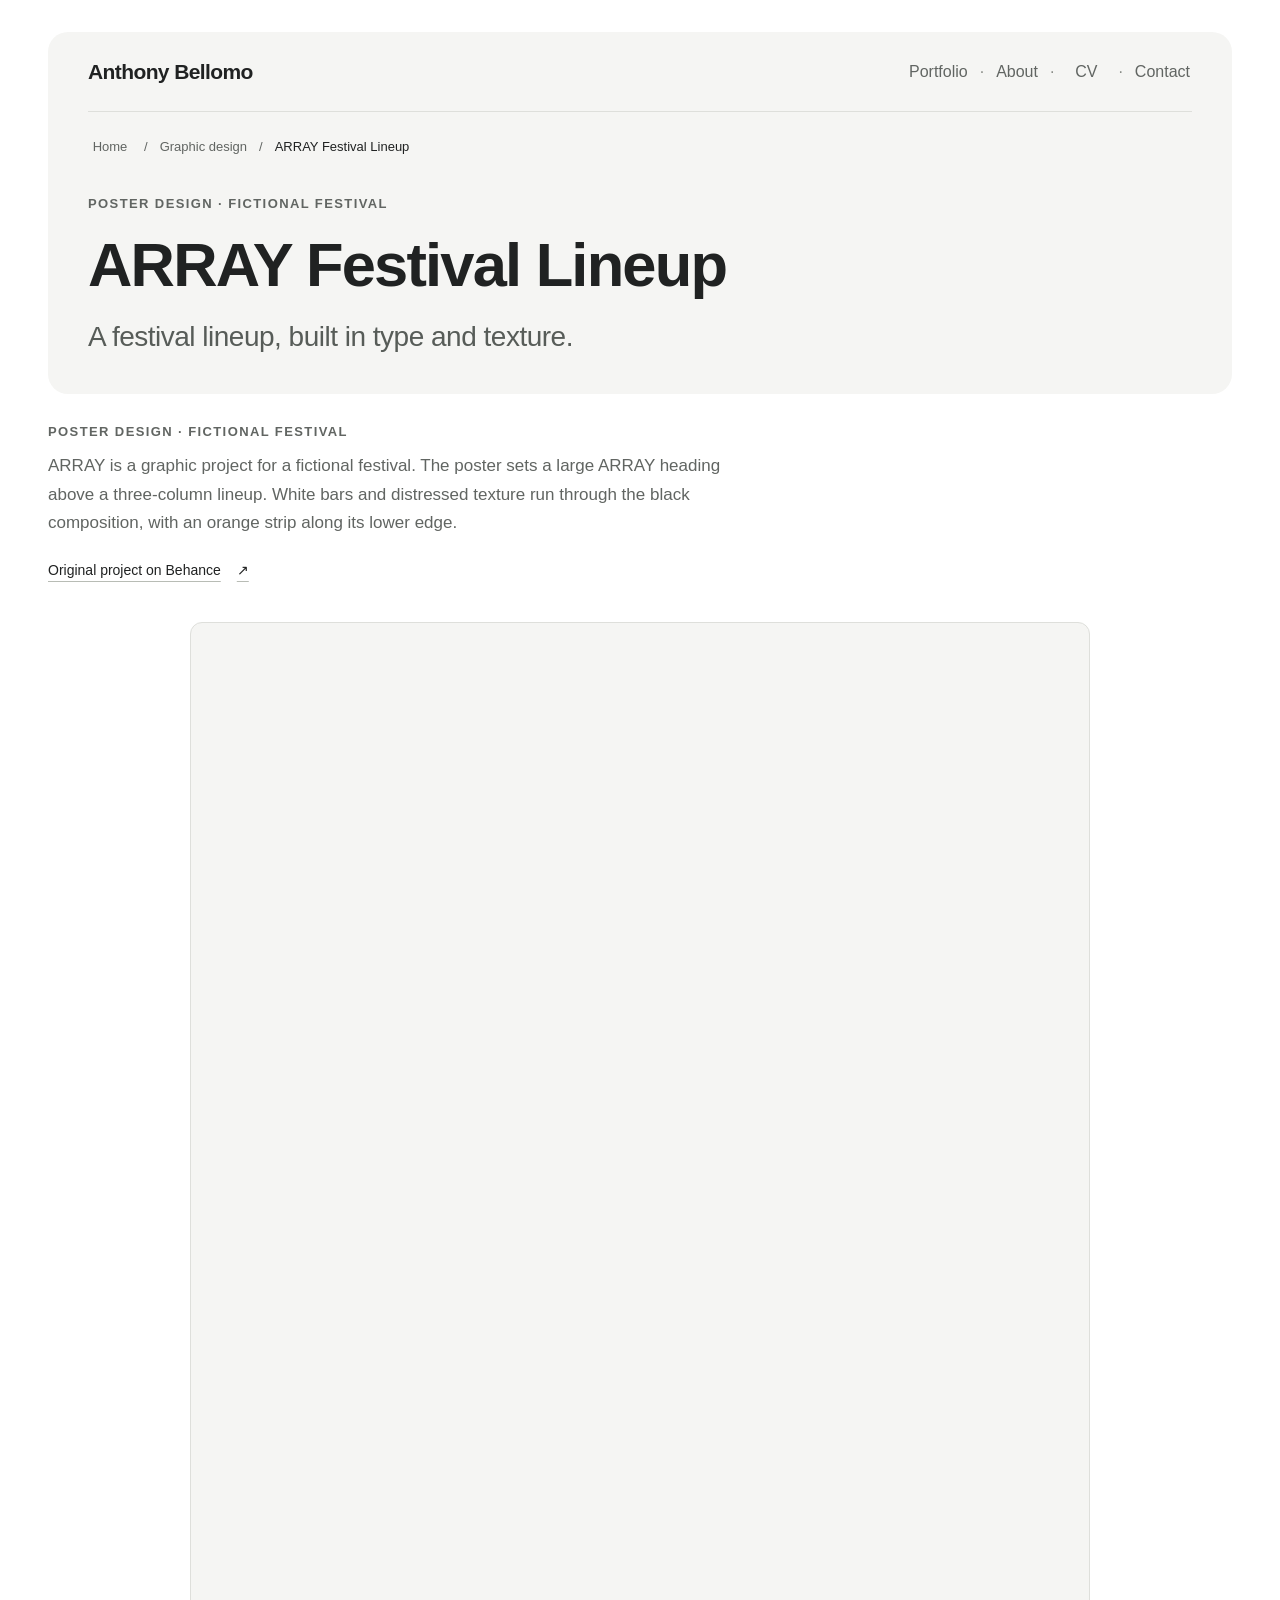
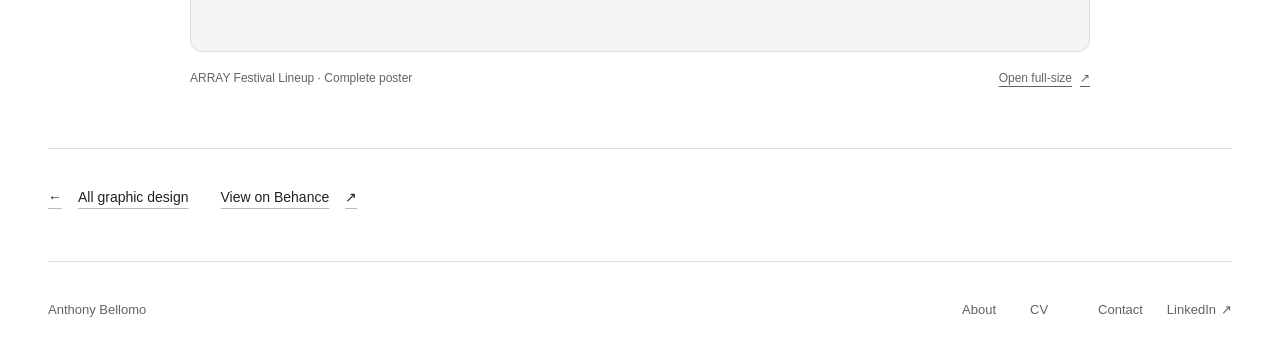
<file: graphic-design/array-festival-lineup/index.html>
<!doctype html>
<html lang="en"><head><meta charset="utf-8"><meta name="viewport" content="width=device-width, initial-scale=1"><title>ARRAY Festival Lineup — Anthony Bellomo</title><meta name="description" content="ARRAY: a typographic lineup poster for a fictional festival."><meta name="theme-color" content="#f5f5f3"><link rel="stylesheet" href="../../styles.css"><link rel="stylesheet" href="../../digital.css"><link rel="stylesheet" href="../../graphic.css"><link rel="stylesheet" href="../../navigation.css"></head>
<body class="digital-page graphic-page"><a class="skip-link" href="#content">Skip to content</a><div class="page"><div class="intro-panel"><header class="site-header"><a class="name" href="../../" aria-label="Anthony Bellomo, home">Anthony Bellomo</a><nav aria-label="Main navigation"><a href="../../#portfolio">Portfolio</a><span class="separator" aria-hidden="true">·</span><a href="../../about/">About</a><span class="separator" aria-hidden="true">·</span><a href="../../cv/">CV</a><span class="separator" aria-hidden="true">·</span><a href="../../contact/">Contact</a></nav></header><nav class="breadcrumb" aria-label="Breadcrumb"><a href="../../">Home</a><span aria-hidden="true">/</span><a href="../">Graphic design</a><span aria-hidden="true">/</span><span aria-current="page">ARRAY Festival Lineup</span></nav><section class="section-hero" aria-labelledby="page-title"><p class="eyebrow">Poster design · Fictional festival</p><h1 id="page-title">ARRAY Festival Lineup</h1><p class="lead">A festival lineup, built in type and texture.</p></section></div>
<main id="content" tabindex="-1"><div class="art-intro"><p class="eyebrow">Poster design · Fictional festival</p><p>ARRAY is a graphic project for a fictional festival. The poster sets a large ARRAY heading above a three-column lineup. White bars and distressed texture run through the black composition, with an orange strip along its lower edge.</p><a class="text-link" href="https://www.behance.net/gallery/256313411/ARRAY-Festival-Lineup">Original project on Behance <span aria-hidden="true">↗</span></a></div><div class="poster-gallery"><figure class="art-figure poster-figure"><a class="art-link" href="../../assets/array-poster.webp" aria-label="Open full-size image: ARRAY Festival Lineup · Complete poster"><img src="../../assets/responsive/array-poster-800.webp" srcset="../../assets/responsive/array-poster-400.webp 400w, ../../assets/responsive/array-poster-800.webp 800w, ../../assets/responsive/array-poster-1200.webp 1200w" sizes="(max-width: 600px) calc(100vw - 56px), 800px" width="2800" height="3890" alt="Full ARRAY poster: oversized title, three day columns of artist names, bar motifs and a textured orange band." fetchpriority="high" decoding="async"></a><figcaption>ARRAY Festival Lineup · Complete poster<a class="full-size-link" href="../../assets/array-poster.webp" aria-label="Open full-size image: ARRAY Festival Lineup · Complete poster">Open full-size <span aria-hidden="true">↗</span></a></figcaption></figure></div><div class="design-end"><a class="text-link" href="../"><span aria-hidden="true">←</span> All graphic design</a><a class="text-link" href="https://www.behance.net/gallery/256313411/ARRAY-Festival-Lineup">View on Behance <span aria-hidden="true">↗</span></a></div></main><footer><p>Anthony Bellomo</p><div><a href="../../about/">About</a><a href="../../cv/">CV</a><a href="../../contact/">Contact</a><a href="https://www.linkedin.com/in/anthony-bellomo-07400b346">LinkedIn <span aria-hidden="true">↗</span></a></div></footer></div></body></html>
</file>
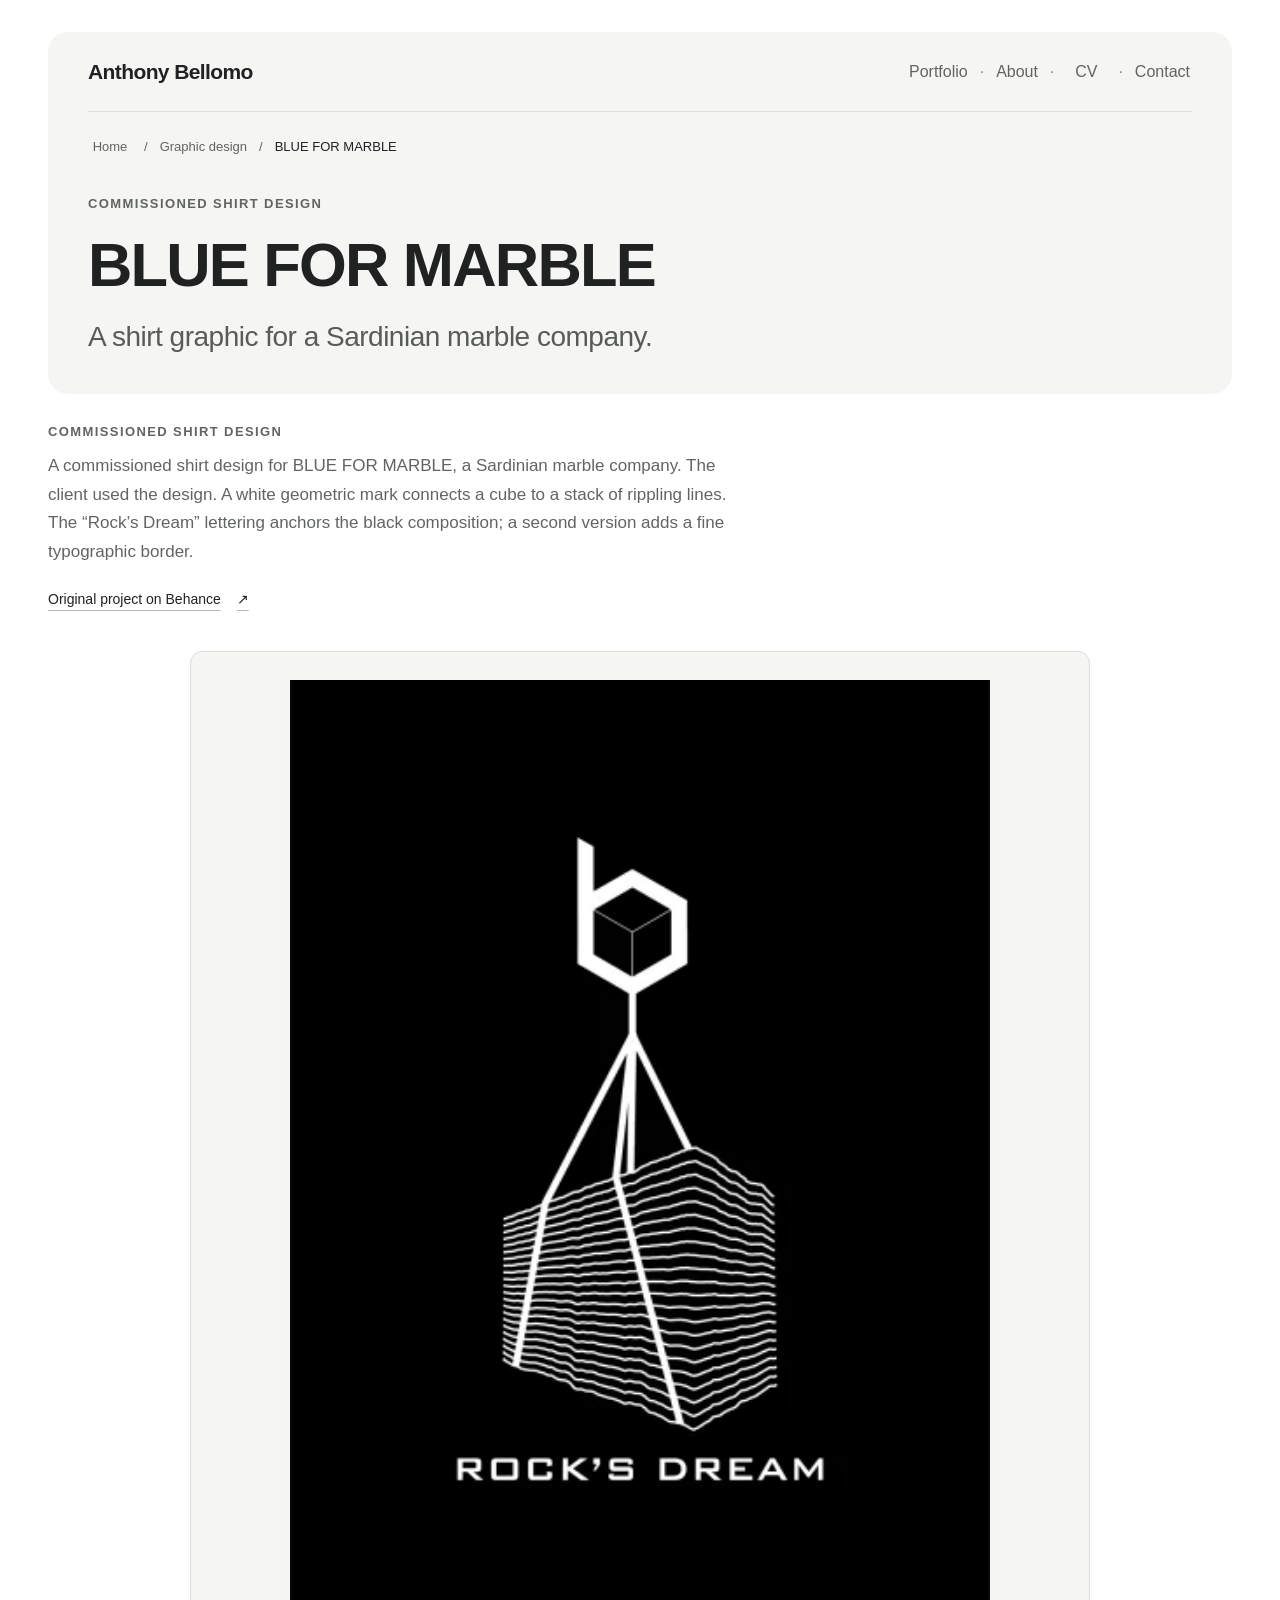
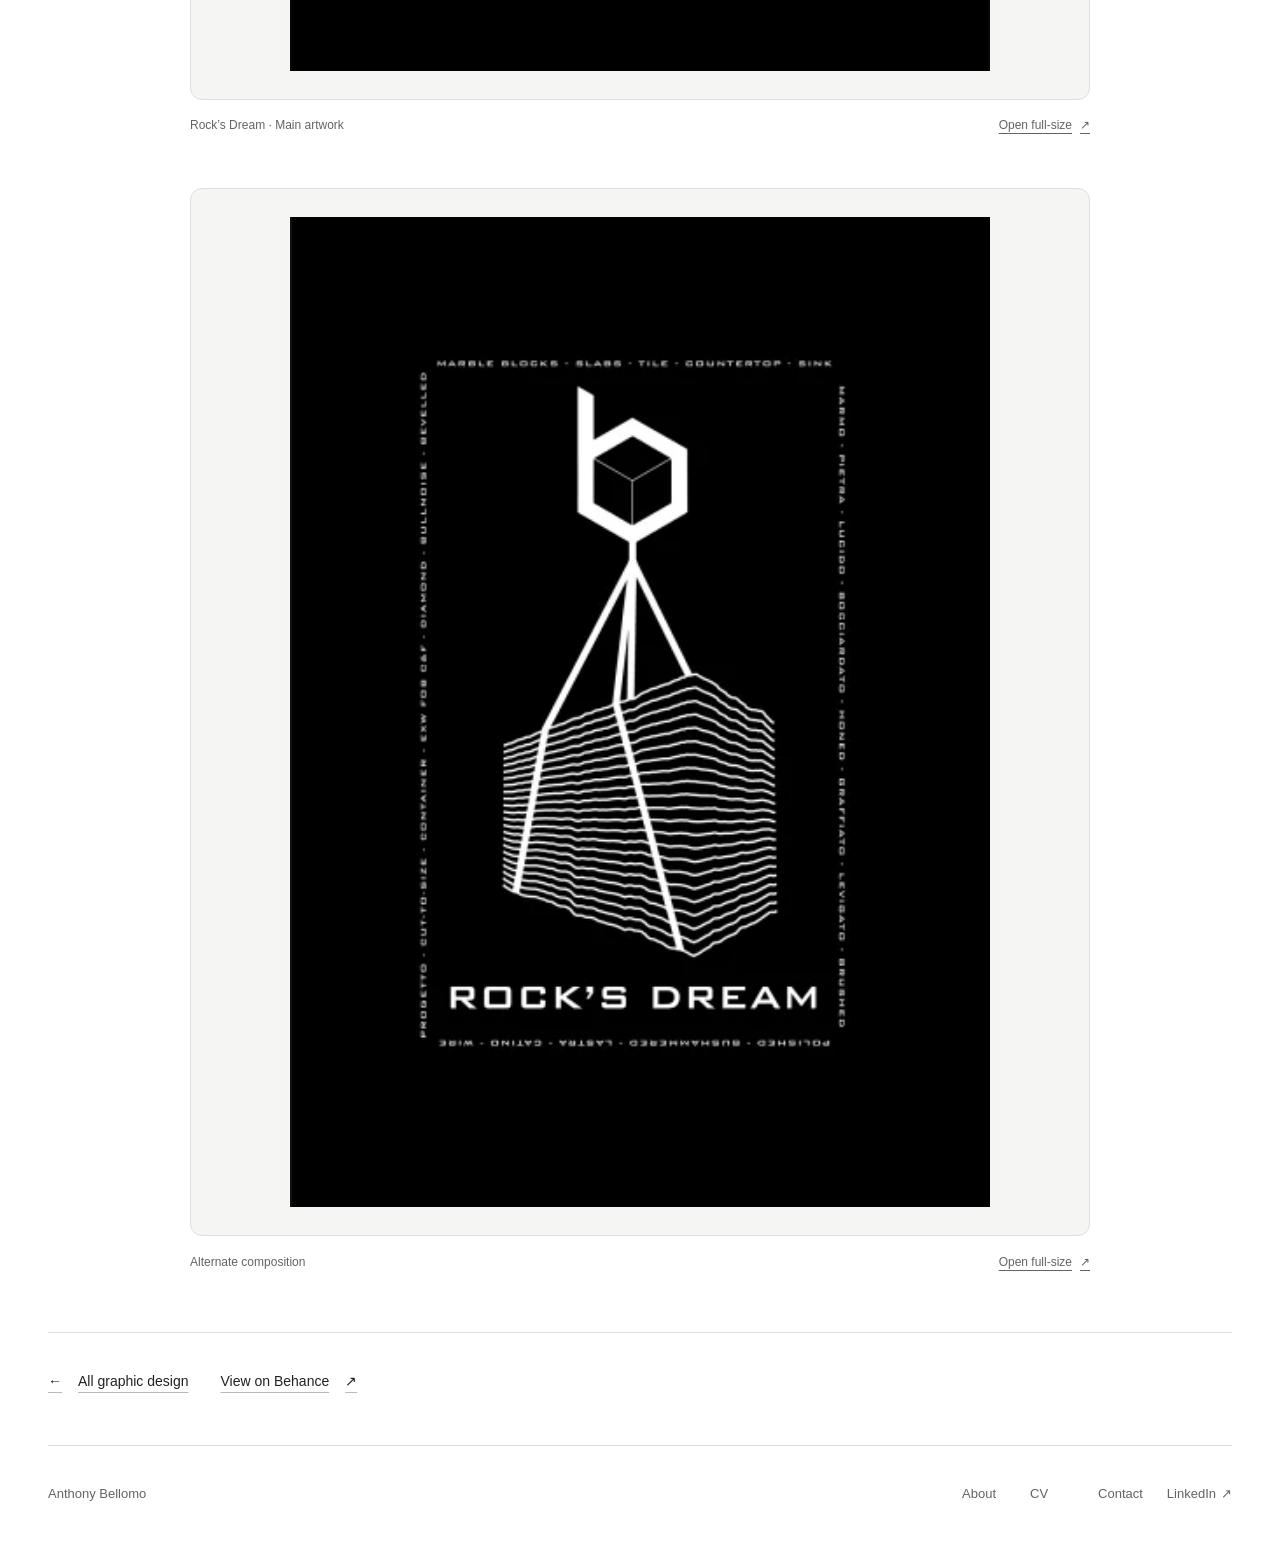
<file: graphic-design/blue-for-marble/index.html>
<!doctype html>
<html lang="en"><head><meta charset="utf-8"><meta name="viewport" content="width=device-width, initial-scale=1"><title>BLUE FOR MARBLE — Anthony Bellomo</title><meta name="description" content="BLUE FOR MARBLE: a commissioned shirt graphic for a Sardinian marble company, used by the client."><meta name="theme-color" content="#f5f5f3"><link rel="stylesheet" href="../../styles.css"><link rel="stylesheet" href="../../digital.css"><link rel="stylesheet" href="../../graphic.css"><link rel="stylesheet" href="../../navigation.css"></head>
<body class="digital-page graphic-page"><a class="skip-link" href="#content">Skip to content</a><div class="page"><div class="intro-panel"><header class="site-header"><a class="name" href="../../" aria-label="Anthony Bellomo, home">Anthony Bellomo</a><nav aria-label="Main navigation"><a href="../../#portfolio">Portfolio</a><span class="separator" aria-hidden="true">·</span><a href="../../about/">About</a><span class="separator" aria-hidden="true">·</span><a href="../../cv/">CV</a><span class="separator" aria-hidden="true">·</span><a href="../../contact/">Contact</a></nav></header><nav class="breadcrumb" aria-label="Breadcrumb"><a href="../../">Home</a><span aria-hidden="true">/</span><a href="../">Graphic design</a><span aria-hidden="true">/</span><span aria-current="page">BLUE FOR MARBLE</span></nav><section class="section-hero" aria-labelledby="page-title"><p class="eyebrow">Commissioned shirt design</p><h1 id="page-title">BLUE FOR MARBLE</h1><p class="lead">A shirt graphic for a Sardinian marble company.</p></section></div>
<main id="content" tabindex="-1"><div class="art-intro"><p class="eyebrow">Commissioned shirt design</p><p>A commissioned shirt design for BLUE FOR MARBLE, a Sardinian marble company. The client used the design. A white geometric mark connects a cube to a stack of rippling lines. The “Rock’s Dream” lettering anchors the black composition; a second version adds a fine typographic border.</p><a class="text-link" href="https://www.behance.net/gallery/256313555/BLUE-FOR-MARBLE">Original project on Behance <span aria-hidden="true">↗</span></a></div><div class="poster-gallery"><figure class="art-figure poster-figure"><a class="art-link" href="../../assets/blue-artwork.webp" aria-label="Open full-size image: Rock’s Dream · Main artwork"><img src="../../assets/responsive/blue-artwork-800.webp" srcset="../../assets/responsive/blue-artwork-400.webp 400w, ../../assets/responsive/blue-artwork-800.webp 800w, ../../assets/responsive/blue-artwork-1200.webp 1200w" sizes="(max-width: 600px) calc(100vw - 56px), 800px" width="1400" height="1980" alt="White cube mark suspended above layered contour lines, with Rock’s Dream lettering on black." fetchpriority="high" decoding="async"></a><figcaption>Rock’s Dream · Main artwork<a class="full-size-link" href="../../assets/blue-artwork.webp" aria-label="Open full-size image: Rock’s Dream · Main artwork">Open full-size <span aria-hidden="true">↗</span></a></figcaption></figure><figure class="art-figure poster-figure"><a class="art-link" href="../../assets/blue-detail.webp" aria-label="Open full-size image: Alternate composition"><img src="../../assets/responsive/blue-detail-800.webp" srcset="../../assets/responsive/blue-detail-400.webp 400w, ../../assets/responsive/blue-detail-800.webp 800w, ../../assets/responsive/blue-detail-1200.webp 1200w" sizes="(max-width: 600px) calc(100vw - 56px), 800px" width="1400" height="1980" alt="Alternate Rock’s Dream composition with a fine typographic border around the geometric line artwork." loading="lazy" decoding="async"></a><figcaption>Alternate composition<a class="full-size-link" href="../../assets/blue-detail.webp" aria-label="Open full-size image: Alternate composition">Open full-size <span aria-hidden="true">↗</span></a></figcaption></figure></div><div class="design-end"><a class="text-link" href="../"><span aria-hidden="true">←</span> All graphic design</a><a class="text-link" href="https://www.behance.net/gallery/256313555/BLUE-FOR-MARBLE">View on Behance <span aria-hidden="true">↗</span></a></div></main><footer><p>Anthony Bellomo</p><div><a href="../../about/">About</a><a href="../../cv/">CV</a><a href="../../contact/">Contact</a><a href="https://www.linkedin.com/in/anthony-bellomo-07400b346">LinkedIn <span aria-hidden="true">↗</span></a></div></footer></div></body></html>
</file>
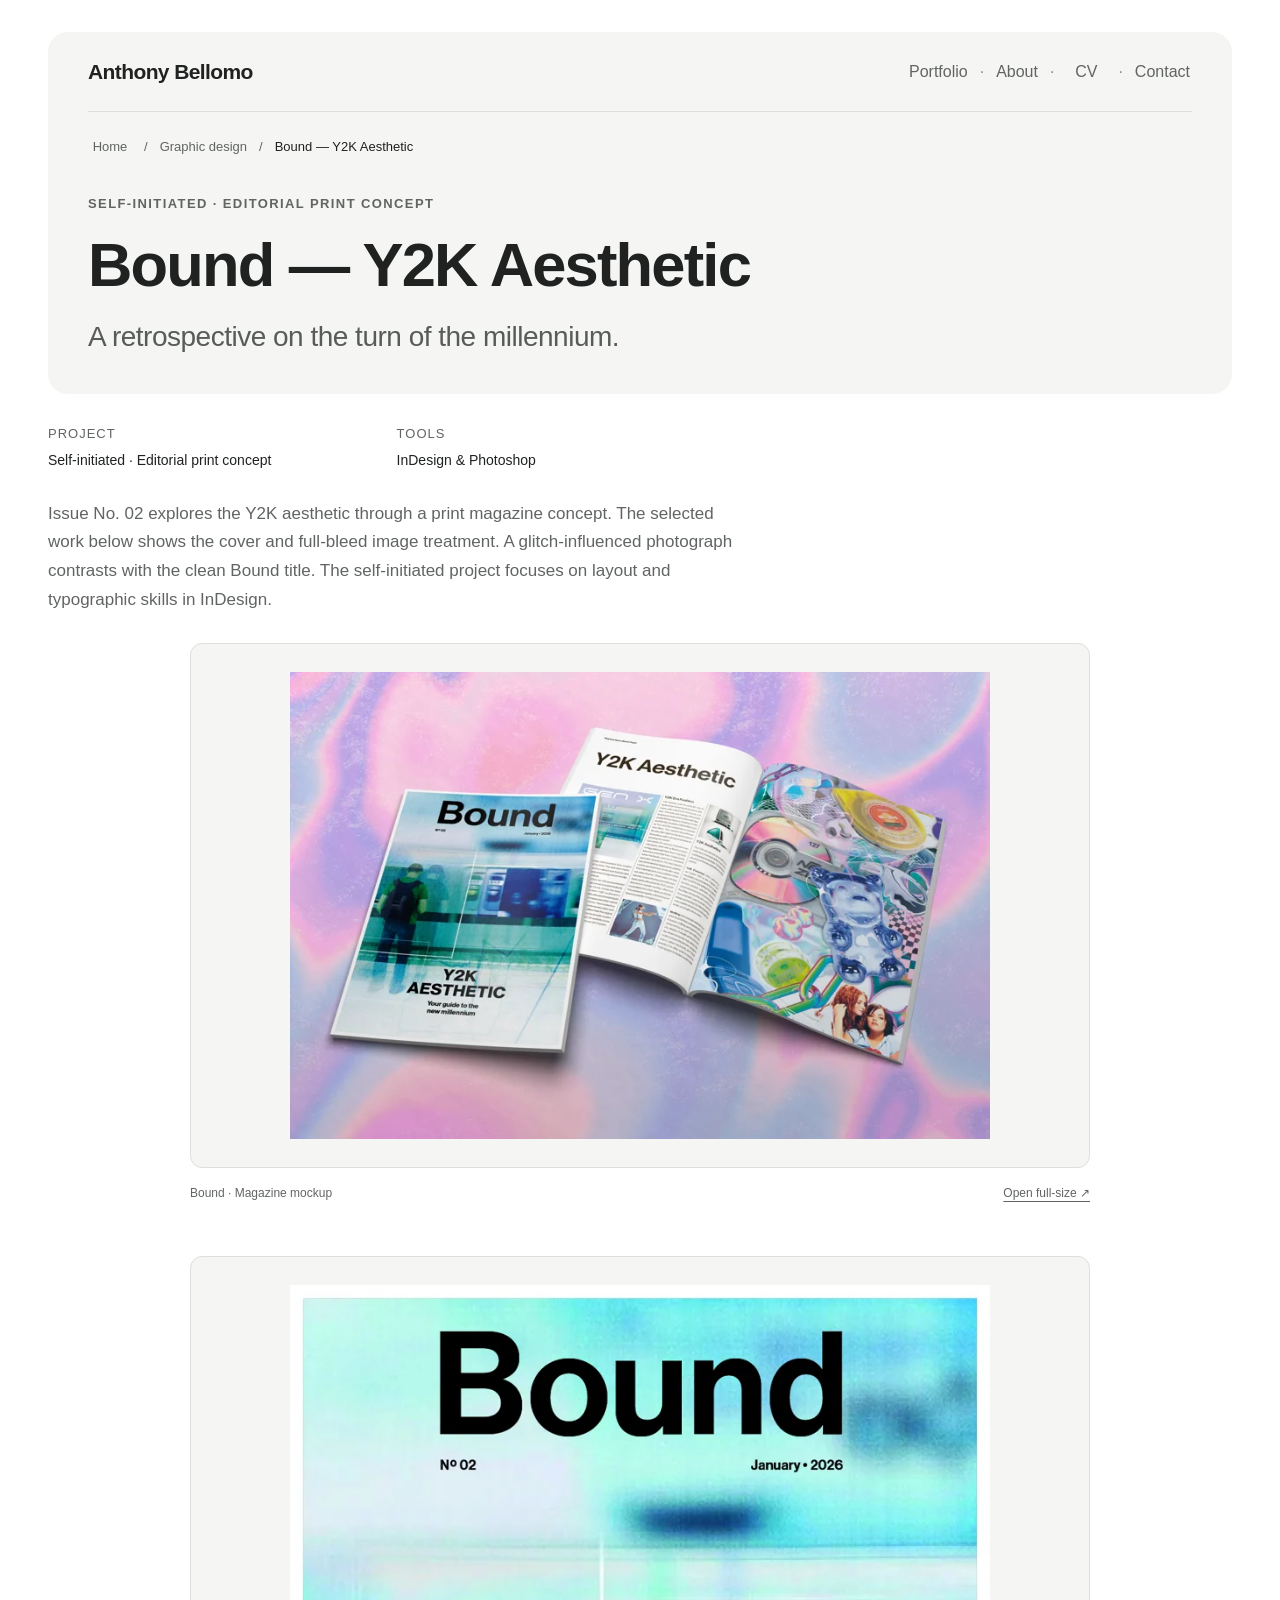
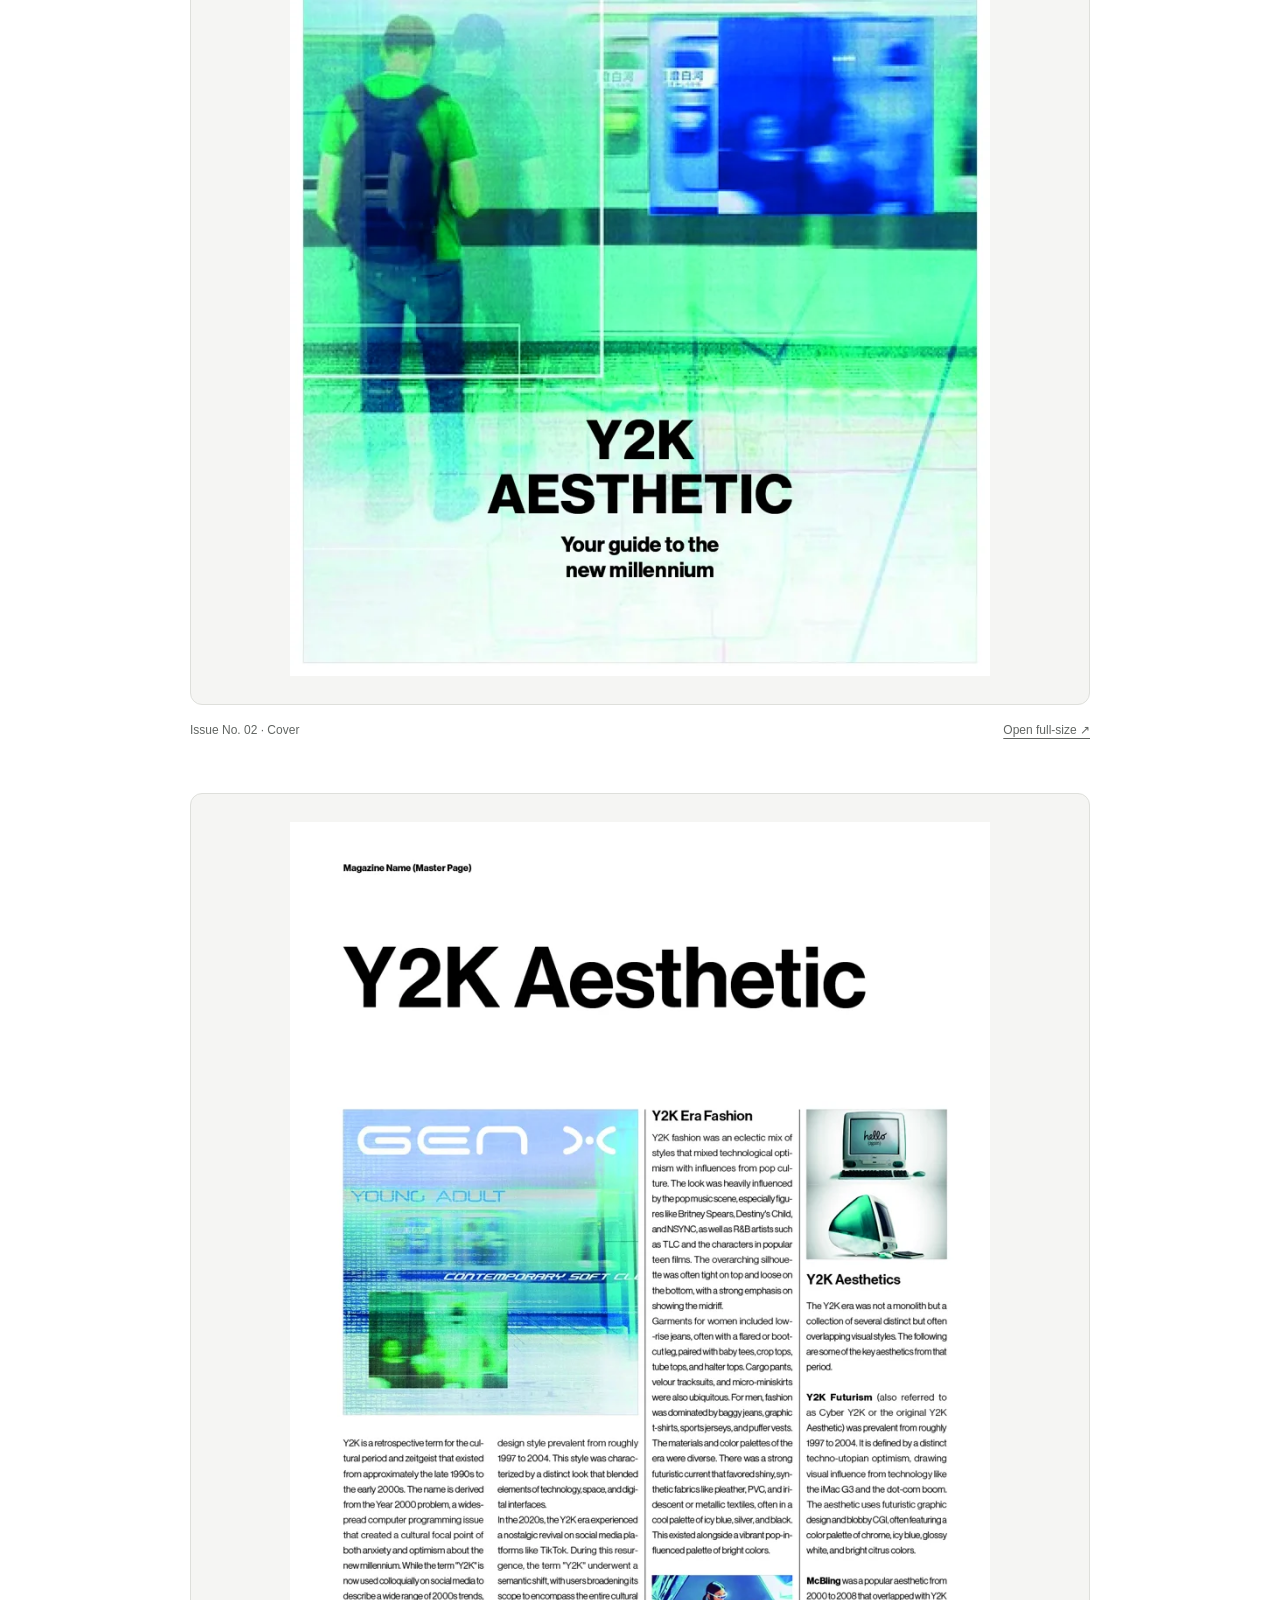
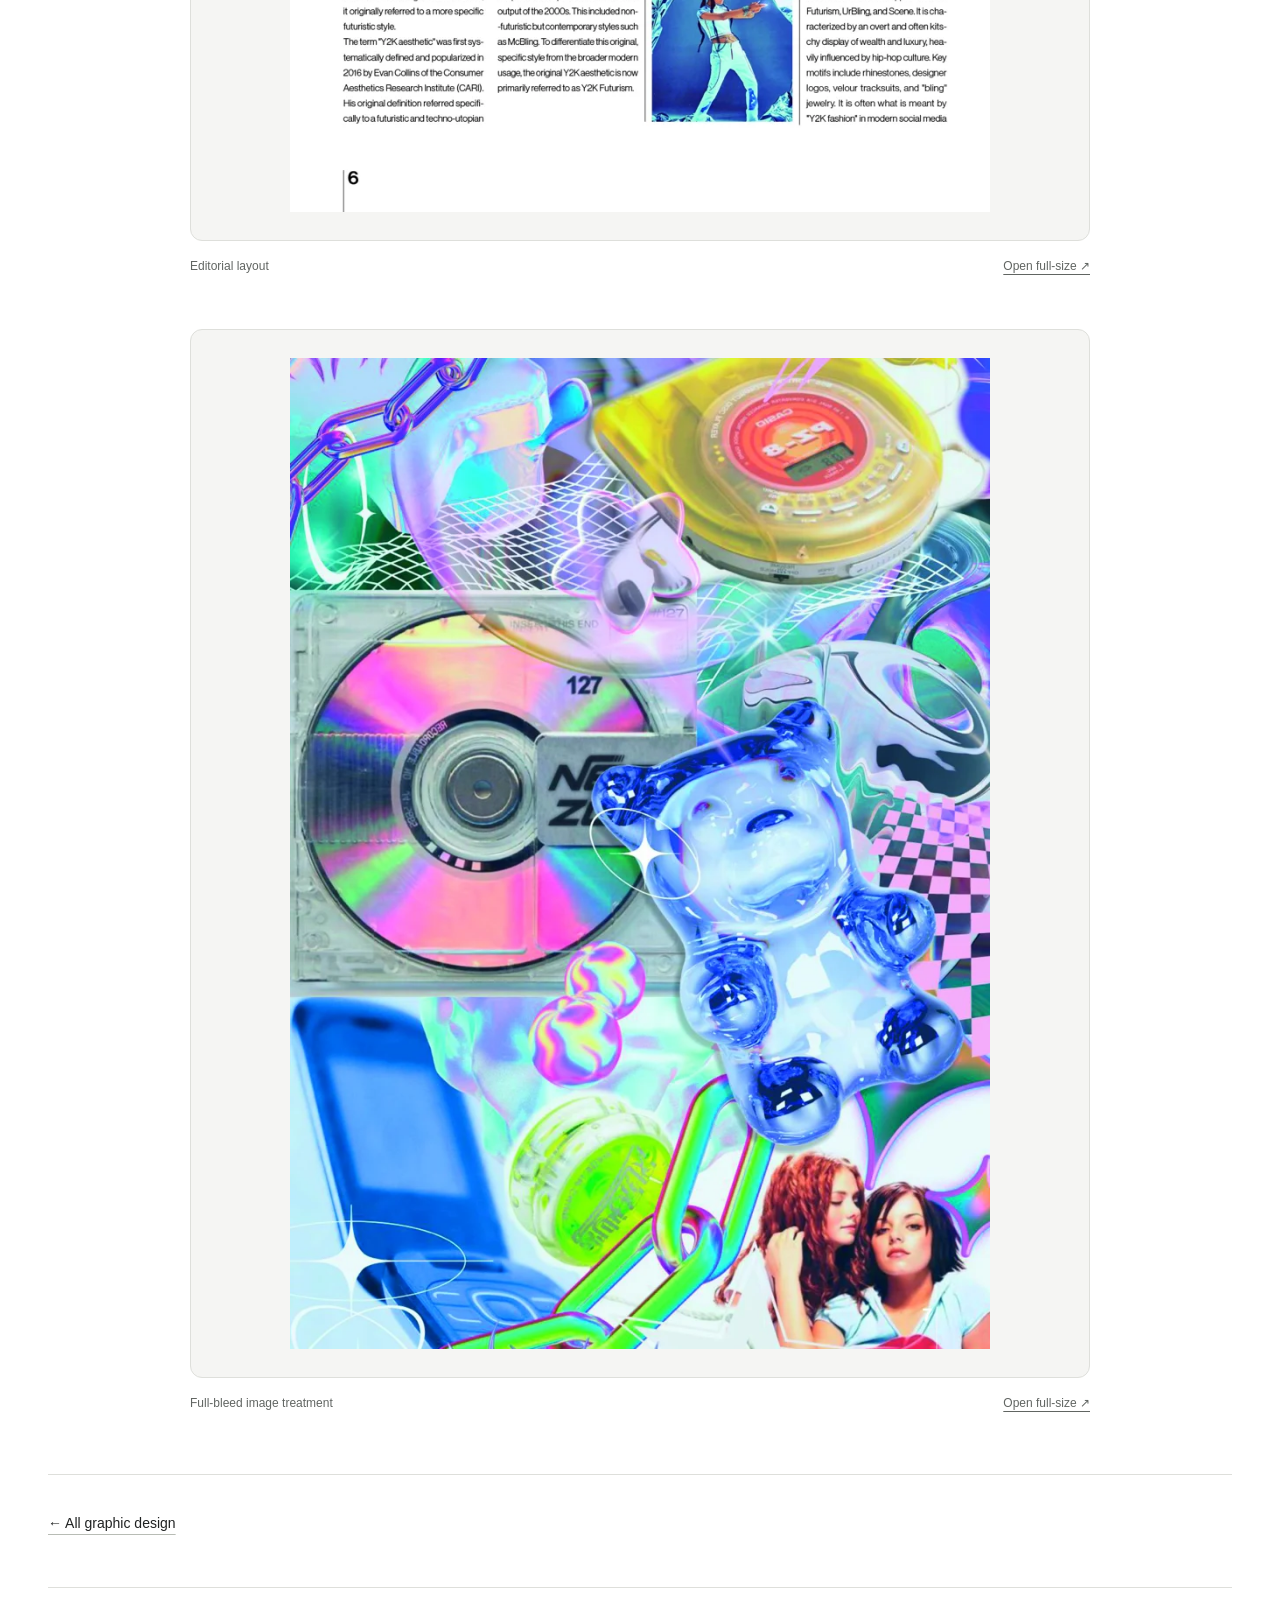
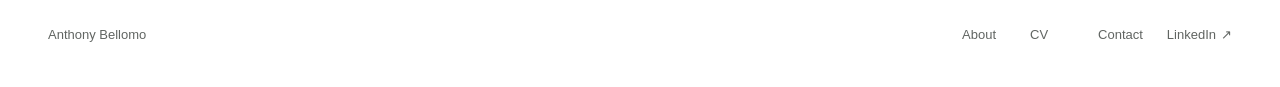
<file: graphic-design/bound-y2k/index.html>
<!doctype html>
<html lang="en"><head><meta charset="utf-8"><meta name="viewport" content="width=device-width, initial-scale=1"><title>Bound — Y2K Aesthetic — Anthony Bellomo</title><meta name="description" content="Bound — Y2K Aesthetic: self-initiated · editorial print concept by Anthony Bellomo."><meta name="theme-color" content="#f5f5f3"><link rel="stylesheet" href="../../styles.css"><link rel="stylesheet" href="../../digital.css"><link rel="stylesheet" href="../../graphic.css"><link rel="stylesheet" href="../../navigation.css"></head>
<body class="digital-page graphic-page"><a class="skip-link" href="#content">Skip to content</a><div class="page"><div class="intro-panel"><header class="site-header"><a class="name" href="../../" aria-label="Anthony Bellomo, home">Anthony Bellomo</a><nav aria-label="Main navigation"><a href="../../#portfolio">Portfolio</a><span class="separator" aria-hidden="true">·</span><a href="../../about/">About</a><span class="separator" aria-hidden="true">·</span><a href="../../cv/">CV</a><span class="separator" aria-hidden="true">·</span><a href="../../contact/">Contact</a></nav></header><nav class="breadcrumb" aria-label="Breadcrumb"><a href="../../">Home</a><span aria-hidden="true">/</span><a href="../">Graphic design</a><span aria-hidden="true">/</span><span aria-current="page">Bound — Y2K Aesthetic</span></nav><section class="section-hero" aria-labelledby="page-title"><p class="eyebrow">Self-initiated · Editorial print concept</p><h1 id="page-title">Bound — Y2K Aesthetic</h1><p class="lead">A retrospective on the turn of the millennium.</p></section></div>
<main id="content" tabindex="-1"><dl class="project-meta"><div><dt>Project</dt><dd>Self-initiated · Editorial print concept</dd></div><div><dt>Tools</dt><dd>InDesign &amp; Photoshop</dd></div></dl><div class="art-intro"><p>Issue No. 02 explores the Y2K aesthetic through a print magazine concept. The selected work below shows the cover and full-bleed image treatment. A glitch-influenced photograph contrasts with the clean Bound title. The self-initiated project focuses on layout and typographic skills in InDesign.</p></div><div class="poster-gallery"><figure class="art-figure poster-figure"><a class="art-link" href="../../assets/originals/bound-mock.png" aria-label="Open full-size: Bound · Magazine mockup"><img src="../../assets/responsive/bound-mock-800.webp" srcset="../../assets/responsive/bound-mock-400.webp 400w, ../../assets/responsive/bound-mock-800.webp 800w, ../../assets/responsive/bound-mock-1200.webp 1200w" sizes="(max-width: 600px) calc(100vw - 56px), 800px" width="4500" height="3000" alt="Bound magazine mockup showing the Y2K Aesthetic cover and an open spread." loading="eager" decoding="async"></a><figcaption>Bound · Magazine mockup<a class="full-size-link" href="../../assets/originals/bound-mock.png">Open full-size ↗</a></figcaption></figure><figure class="art-figure poster-figure"><a class="art-link" href="../../assets/originals/bound-cover.jpg" aria-label="Open full-size: Issue No. 02 · Cover"><img src="../../assets/responsive/bound-cover-800.webp" srcset="../../assets/responsive/bound-cover-400.webp 400w, ../../assets/responsive/bound-cover-800.webp 800w, ../../assets/responsive/bound-cover-1200.webp 1200w" sizes="(max-width: 600px) calc(100vw - 56px), 800px" width="1240" height="1754" alt="Bound Y2K Aesthetic cover with a glitch-treated photograph and clean black title." loading="eager" decoding="async"></a><figcaption>Issue No. 02 · Cover<a class="full-size-link" href="../../assets/originals/bound-cover.jpg">Open full-size ↗</a></figcaption></figure><figure class="art-figure poster-figure"><a class="art-link" href="../../assets/originals/bound-editorial.jpg" aria-label="Open full-size: Editorial layout"><img src="../../assets/responsive/bound-editorial-800.webp" srcset="../../assets/responsive/bound-editorial-400.webp 400w, ../../assets/responsive/bound-editorial-800.webp 800w, ../../assets/responsive/bound-editorial-1200.webp 1200w" sizes="(max-width: 600px) calc(100vw - 56px), 800px" width="1240" height="1754" alt="Y2K Aesthetic editorial page with columns of text and photographs." loading="lazy" decoding="async"></a><figcaption>Editorial layout<a class="full-size-link" href="../../assets/originals/bound-editorial.jpg">Open full-size ↗</a></figcaption></figure><figure class="art-figure poster-figure"><a class="art-link" href="../../assets/originals/bound-visual.jpg" aria-label="Open full-size: Full-bleed image treatment"><img src="../../assets/responsive/bound-visual-800.webp" srcset="../../assets/responsive/bound-visual-400.webp 400w, ../../assets/responsive/bound-visual-800.webp 800w, ../../assets/responsive/bound-visual-1200.webp 1200w" sizes="(max-width: 600px) calc(100vw - 56px), 800px" width="1240" height="1754" alt="Colourful full-bleed Y2K collage with CDs and turn-of-the-millennium imagery." loading="lazy" decoding="async"></a><figcaption>Full-bleed image treatment<a class="full-size-link" href="../../assets/originals/bound-visual.jpg">Open full-size ↗</a></figcaption></figure></div><div class="design-end"><a class="text-link" href="../">← All graphic design</a></div></main><footer><p>Anthony Bellomo</p><div><a href="../../about/">About</a><a href="../../cv/">CV</a><a href="../../contact/">Contact</a><a href="https://www.linkedin.com/in/anthony-bellomo-07400b346">LinkedIn <span aria-hidden="true">↗</span></a></div></footer></div></body></html>
</file>
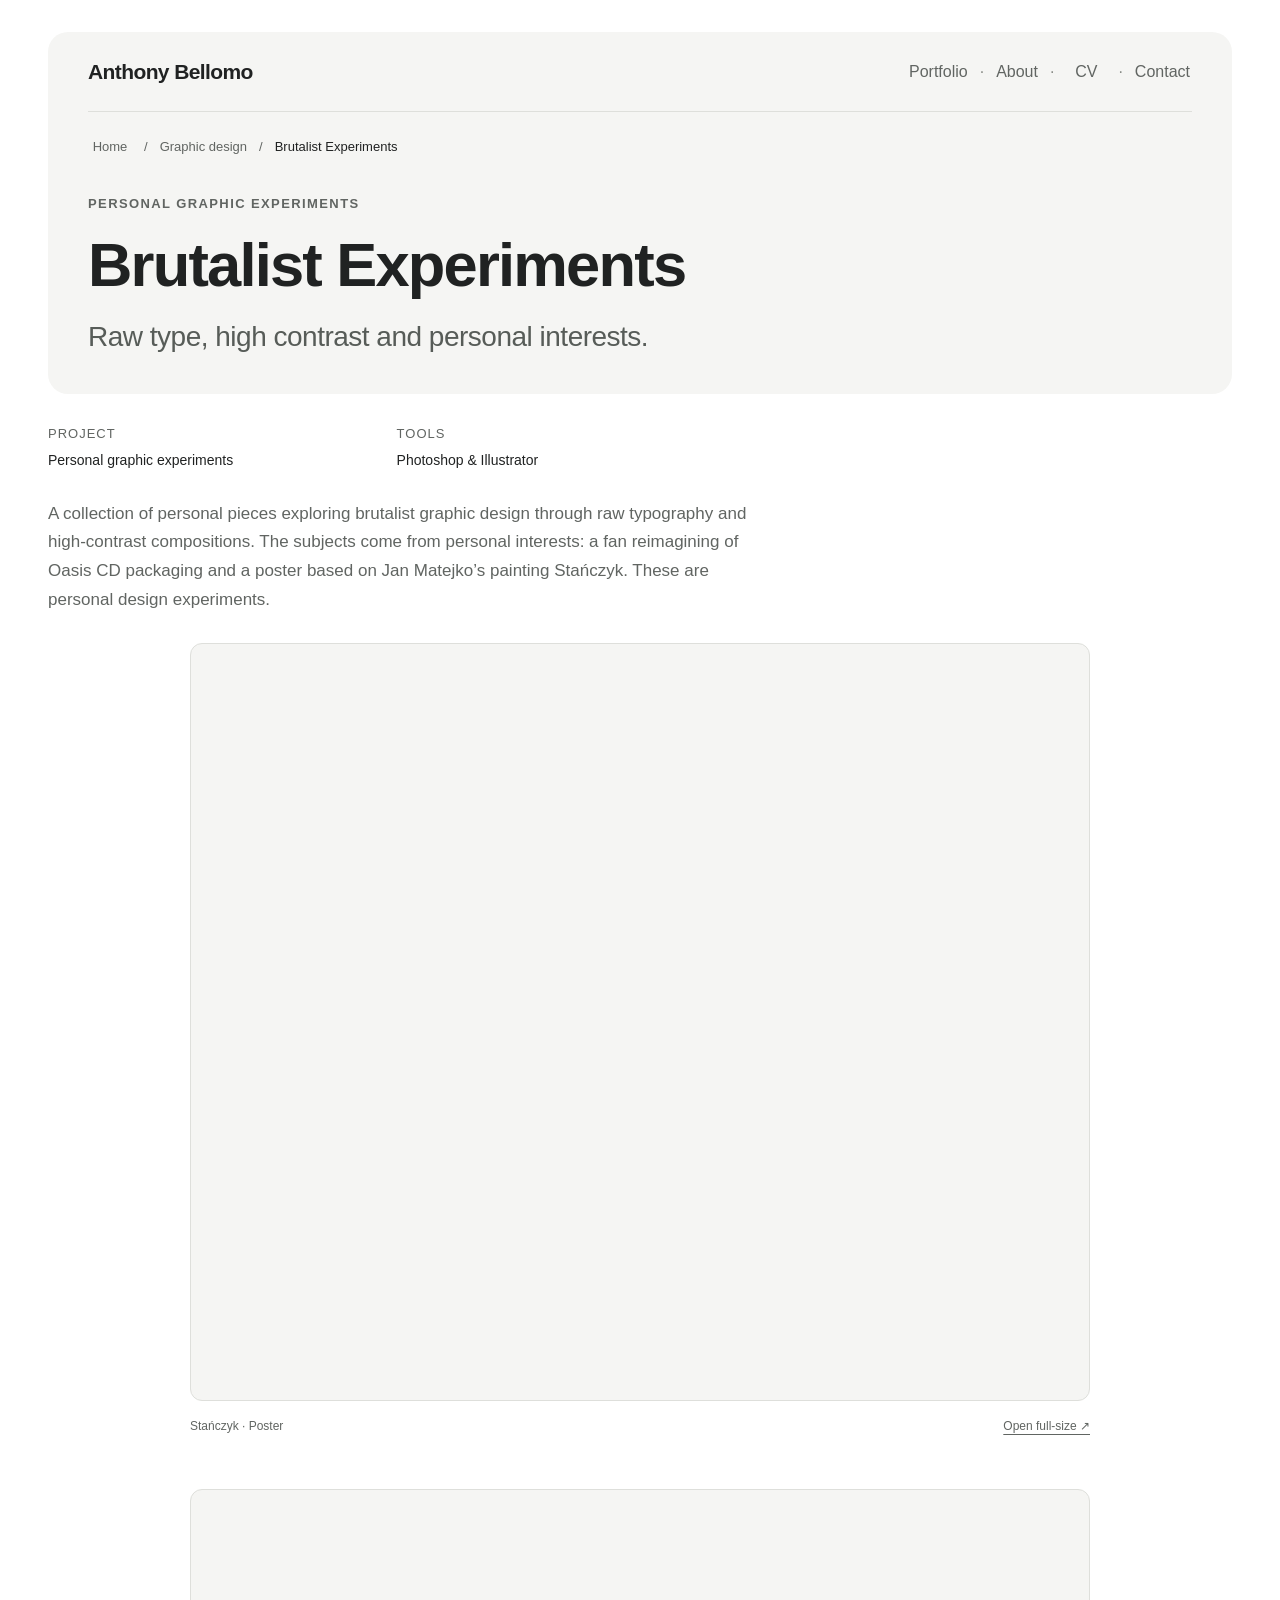
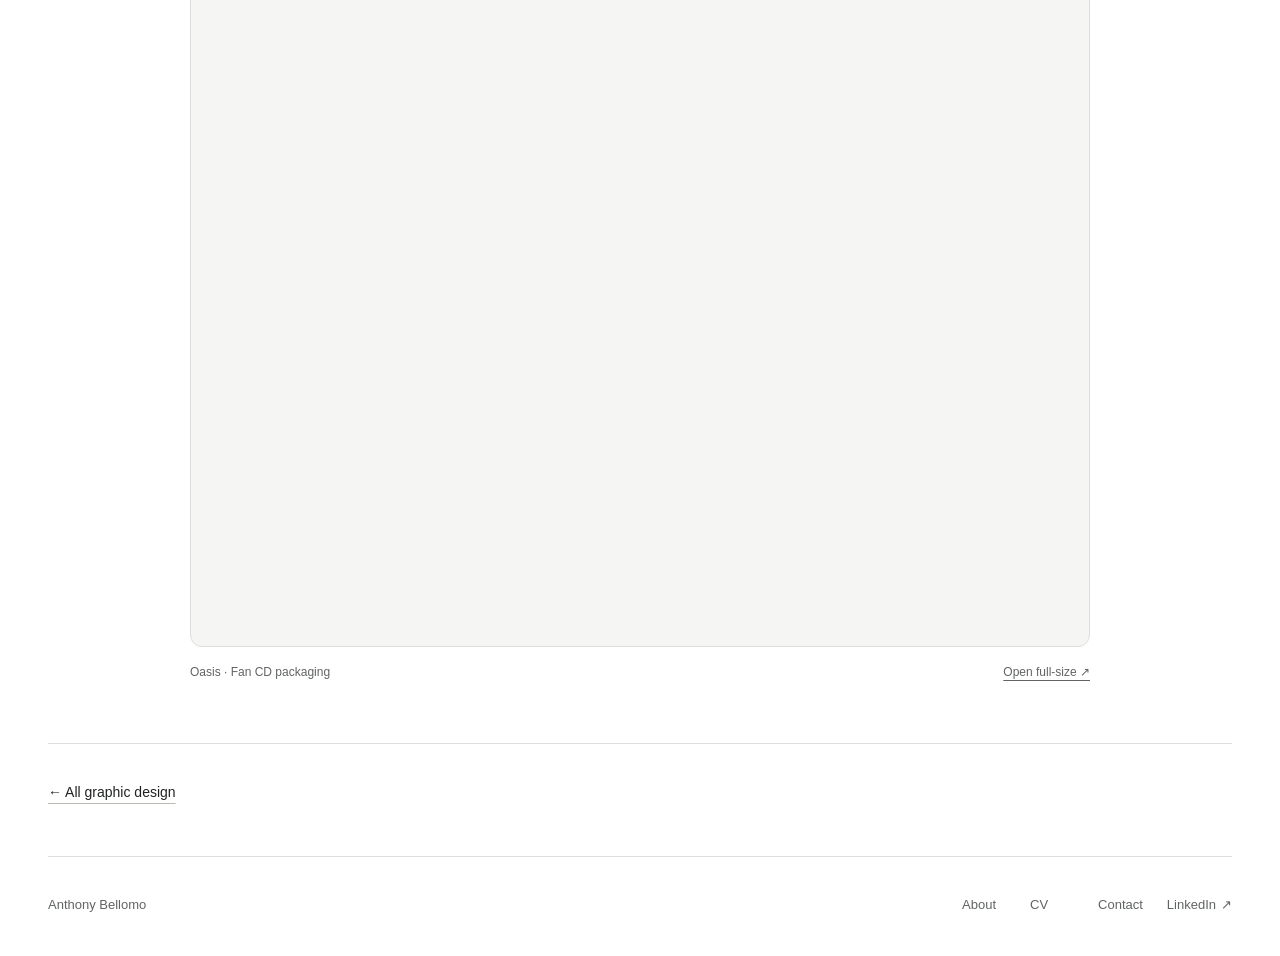
<file: graphic-design/brutalist-experiments/index.html>
<!doctype html>
<html lang="en"><head><meta charset="utf-8"><meta name="viewport" content="width=device-width, initial-scale=1"><title>Brutalist Experiments — Anthony Bellomo</title><meta name="description" content="Brutalist Experiments: personal graphic experiments by Anthony Bellomo."><meta name="theme-color" content="#f5f5f3"><link rel="stylesheet" href="../../styles.css"><link rel="stylesheet" href="../../digital.css"><link rel="stylesheet" href="../../graphic.css"><link rel="stylesheet" href="../../navigation.css"></head>
<body class="digital-page graphic-page"><a class="skip-link" href="#content">Skip to content</a><div class="page"><div class="intro-panel"><header class="site-header"><a class="name" href="../../" aria-label="Anthony Bellomo, home">Anthony Bellomo</a><nav aria-label="Main navigation"><a href="../../#portfolio">Portfolio</a><span class="separator" aria-hidden="true">·</span><a href="../../about/">About</a><span class="separator" aria-hidden="true">·</span><a href="../../cv/">CV</a><span class="separator" aria-hidden="true">·</span><a href="../../contact/">Contact</a></nav></header><nav class="breadcrumb" aria-label="Breadcrumb"><a href="../../">Home</a><span aria-hidden="true">/</span><a href="../">Graphic design</a><span aria-hidden="true">/</span><span aria-current="page">Brutalist Experiments</span></nav><section class="section-hero" aria-labelledby="page-title"><p class="eyebrow">Personal graphic experiments</p><h1 id="page-title">Brutalist Experiments</h1><p class="lead">Raw type, high contrast and personal interests.</p></section></div>
<main id="content" tabindex="-1"><dl class="project-meta"><div><dt>Project</dt><dd>Personal graphic experiments</dd></div><div><dt>Tools</dt><dd>Photoshop &amp; Illustrator</dd></div></dl><div class="art-intro"><p>A collection of personal pieces exploring brutalist graphic design through raw typography and high-contrast compositions. The subjects come from personal interests: a fan reimagining of Oasis CD packaging and a poster based on Jan Matejko’s painting Stańczyk. These are personal design experiments.</p></div><div class="poster-gallery"><figure class="art-figure poster-figure"><a class="art-link" href="../../assets/originals/stanczyk.png" aria-label="Open full-size: Stańczyk · Poster"><img src="../../assets/responsive/stanczyk-800.webp" srcset="../../assets/responsive/stanczyk-400.webp 400w, ../../assets/responsive/stanczyk-800.webp 800w, ../../assets/responsive/stanczyk-1200.webp 1200w" sizes="(max-width: 600px) calc(100vw - 56px), 800px" width="2000" height="2000" alt="Red and black Stańczyk poster with Jan Matejko’s painting above heavy typography." loading="eager" decoding="async"></a><figcaption>Stańczyk · Poster<a class="full-size-link" href="../../assets/originals/stanczyk.png">Open full-size ↗</a></figcaption></figure><figure class="art-figure poster-figure"><a class="art-link" href="../../assets/originals/oasis-cd.png" aria-label="Open full-size: Oasis · Fan CD packaging"><img src="../../assets/responsive/oasis-cd-800.webp" srcset="../../assets/responsive/oasis-cd-400.webp 400w, ../../assets/responsive/oasis-cd-800.webp 800w, ../../assets/responsive/oasis-cd-1200.webp 1200w" sizes="(max-width: 600px) calc(100vw - 56px), 800px" width="2000" height="2000" alt="Oasis fan CD packaging with monochrome band photography and a pink typographic spine." loading="lazy" decoding="async"></a><figcaption>Oasis · Fan CD packaging<a class="full-size-link" href="../../assets/originals/oasis-cd.png">Open full-size ↗</a></figcaption></figure></div><div class="design-end"><a class="text-link" href="../">← All graphic design</a></div></main><footer><p>Anthony Bellomo</p><div><a href="../../about/">About</a><a href="../../cv/">CV</a><a href="../../contact/">Contact</a><a href="https://www.linkedin.com/in/anthony-bellomo-07400b346">LinkedIn <span aria-hidden="true">↗</span></a></div></footer></div></body></html>
</file>
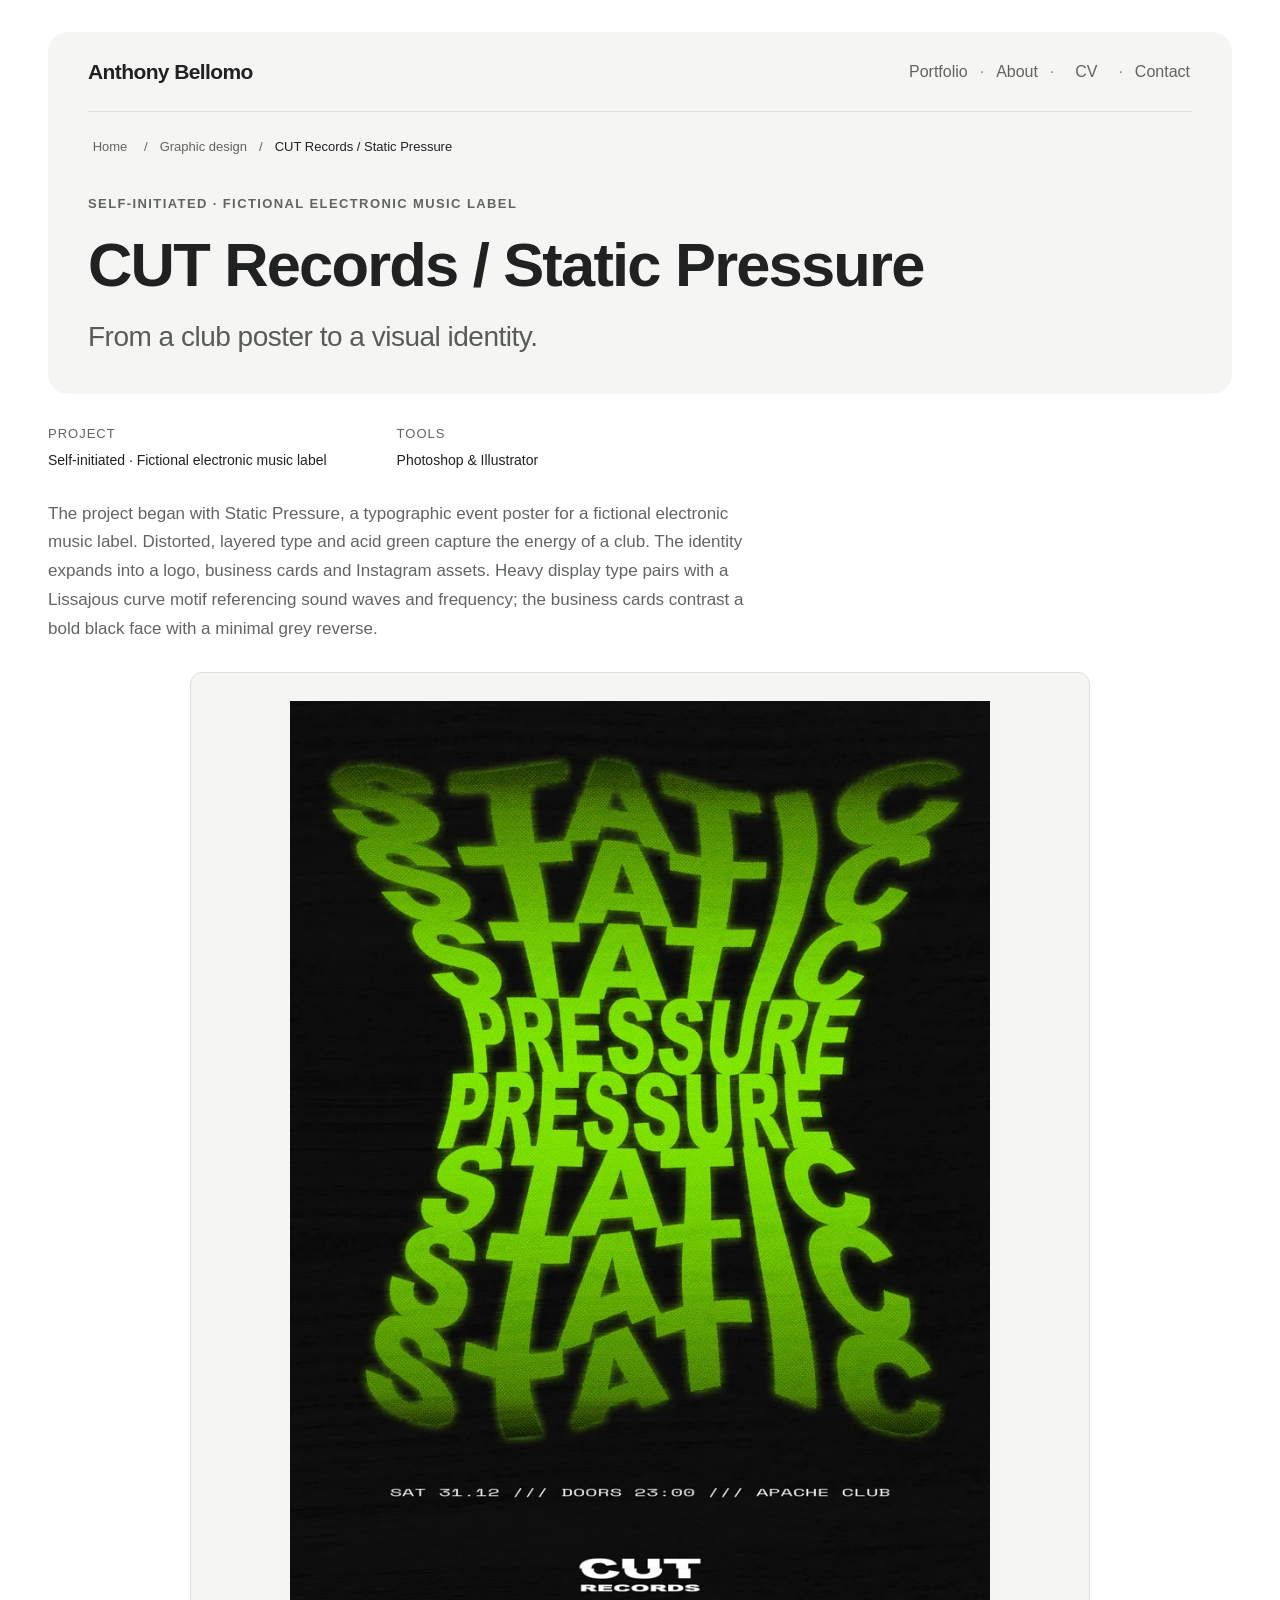
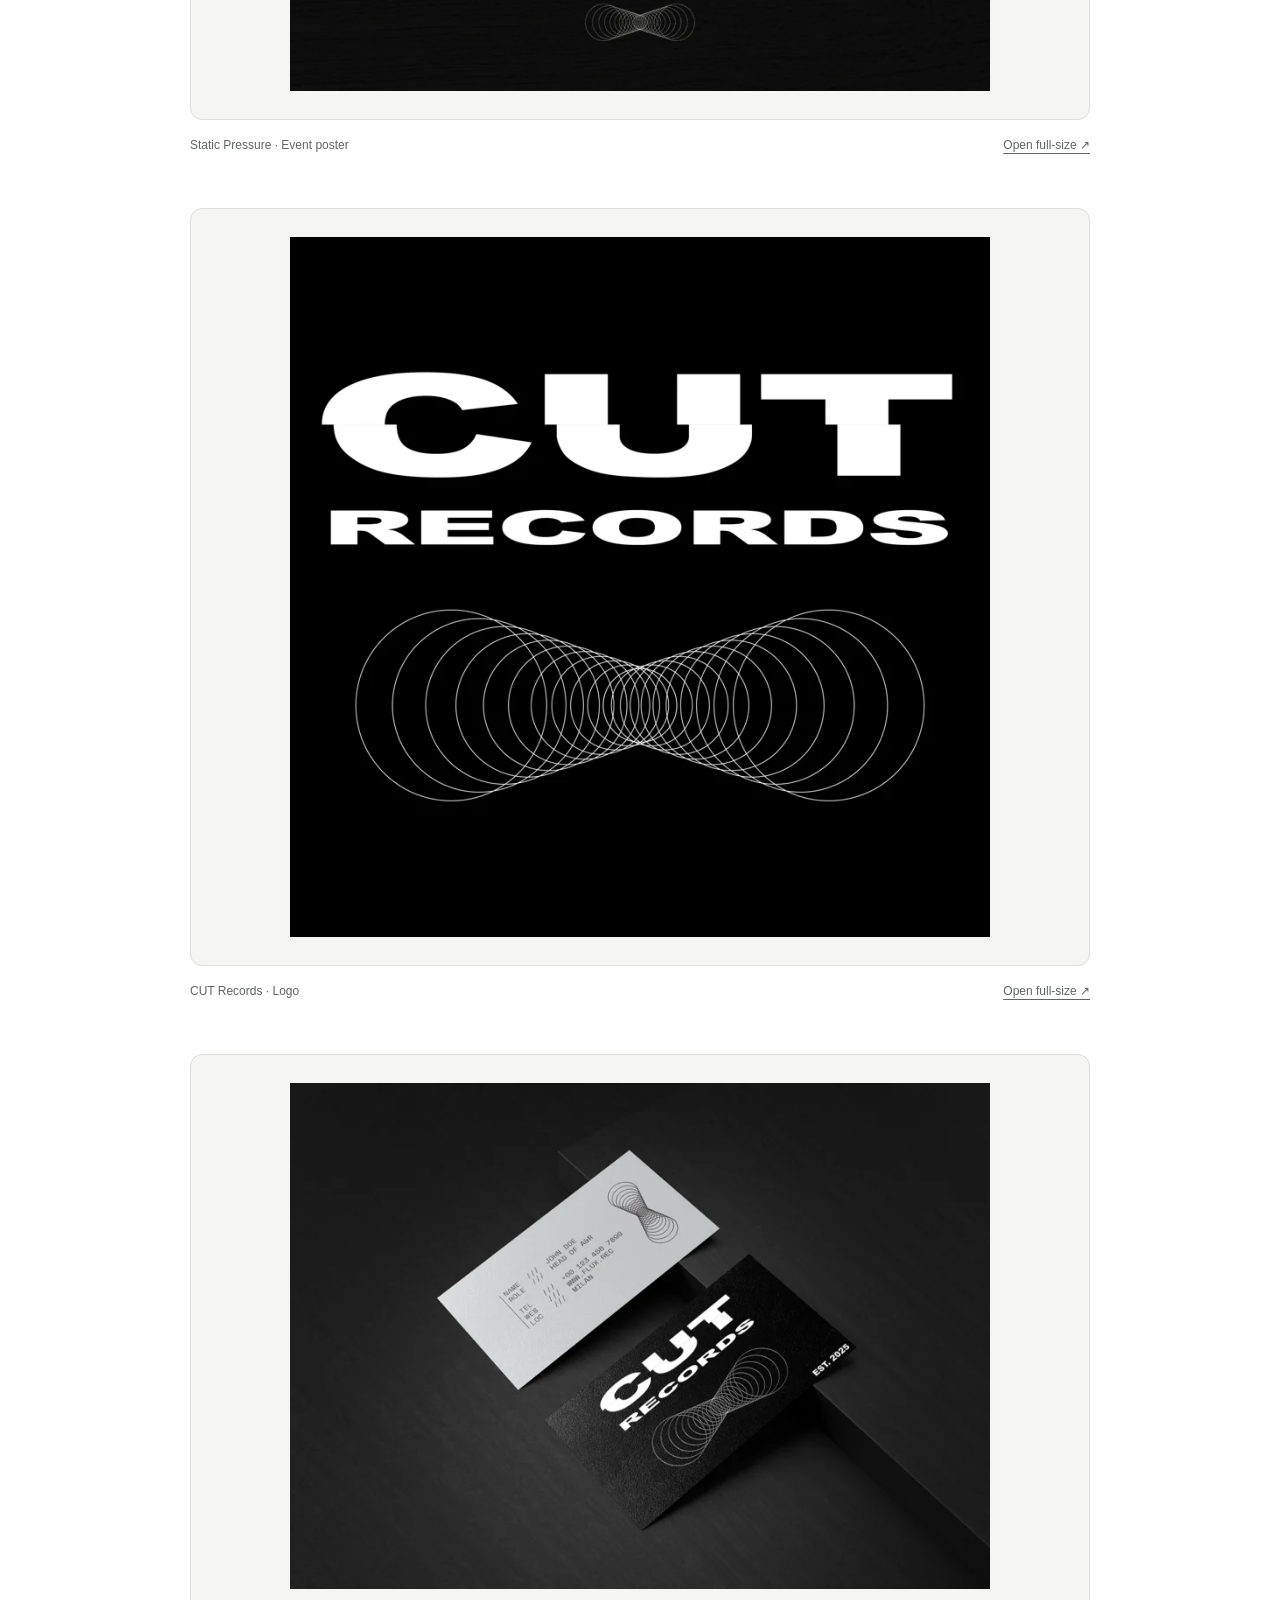
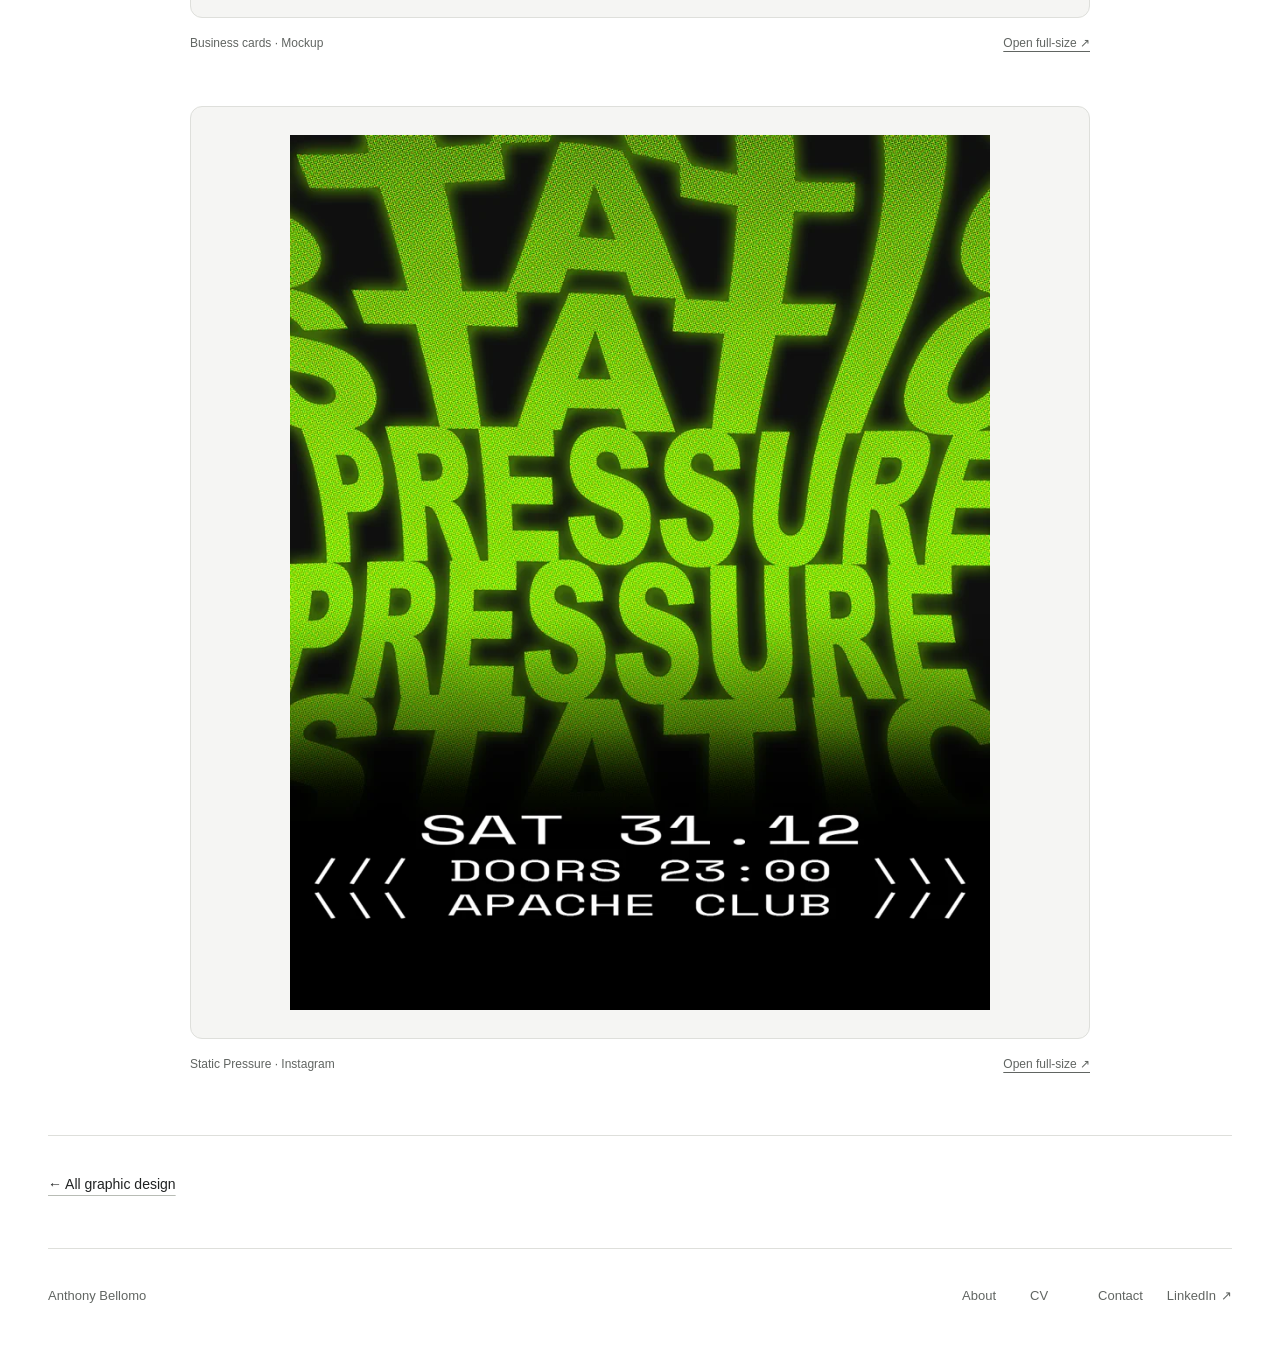
<file: graphic-design/cut-records/index.html>
<!doctype html>
<html lang="en"><head><meta charset="utf-8"><meta name="viewport" content="width=device-width, initial-scale=1"><title>CUT Records / Static Pressure — Anthony Bellomo</title><meta name="description" content="CUT Records / Static Pressure: self-initiated · fictional electronic music label by Anthony Bellomo."><meta name="theme-color" content="#f5f5f3"><link rel="stylesheet" href="../../styles.css"><link rel="stylesheet" href="../../digital.css"><link rel="stylesheet" href="../../graphic.css"><link rel="stylesheet" href="../../navigation.css"></head>
<body class="digital-page graphic-page"><a class="skip-link" href="#content">Skip to content</a><div class="page"><div class="intro-panel"><header class="site-header"><a class="name" href="../../" aria-label="Anthony Bellomo, home">Anthony Bellomo</a><nav aria-label="Main navigation"><a href="../../#portfolio">Portfolio</a><span class="separator" aria-hidden="true">·</span><a href="../../about/">About</a><span class="separator" aria-hidden="true">·</span><a href="../../cv/">CV</a><span class="separator" aria-hidden="true">·</span><a href="../../contact/">Contact</a></nav></header><nav class="breadcrumb" aria-label="Breadcrumb"><a href="../../">Home</a><span aria-hidden="true">/</span><a href="../">Graphic design</a><span aria-hidden="true">/</span><span aria-current="page">CUT Records / Static Pressure</span></nav><section class="section-hero" aria-labelledby="page-title"><p class="eyebrow">Self-initiated · Fictional electronic music label</p><h1 id="page-title">CUT Records / Static Pressure</h1><p class="lead">From a club poster to a visual identity.</p></section></div>
<main id="content" tabindex="-1"><dl class="project-meta"><div><dt>Project</dt><dd>Self-initiated · Fictional electronic music label</dd></div><div><dt>Tools</dt><dd>Photoshop &amp; Illustrator</dd></div></dl><div class="art-intro"><p>The project began with Static Pressure, a typographic event poster for a fictional electronic music label. Distorted, layered type and acid green capture the energy of a club. The identity expands into a logo, business cards and Instagram assets. Heavy display type pairs with a Lissajous curve motif referencing sound waves and frequency; the business cards contrast a bold black face with a minimal grey reverse.</p></div><div class="poster-gallery"><figure class="art-figure poster-figure"><a class="art-link" href="../../assets/originals/cut-poster.webp" aria-label="Open full-size: Static Pressure · Event poster"><img src="../../assets/responsive/cut-poster-800.webp" srcset="../../assets/responsive/cut-poster-400.webp 400w, ../../assets/responsive/cut-poster-800.webp 800w, ../../assets/responsive/cut-poster-1200.webp 1200w" sizes="(max-width: 600px) calc(100vw - 56px), 800px" width="3508" height="4961" alt="Acid-green distorted Static Pressure lettering on a black CUT Records event poster." loading="eager" decoding="async"></a><figcaption>Static Pressure · Event poster<a class="full-size-link" href="../../assets/originals/cut-poster.webp">Open full-size ↗</a></figcaption></figure><figure class="art-figure poster-figure"><a class="art-link" href="../../assets/originals/cut-logo.png" aria-label="Open full-size: CUT Records · Logo"><img src="../../assets/responsive/cut-logo-800.webp" srcset="../../assets/responsive/cut-logo-400.webp 400w, ../../assets/responsive/cut-logo-800.webp 800w, ../../assets/responsive/cut-logo-1200.webp 1200w" sizes="(max-width: 600px) calc(100vw - 56px), 800px" width="4167" height="4167" alt="Heavy white CUT Records lettering above a looping geometric curve on black." loading="lazy" decoding="async"></a><figcaption>CUT Records · Logo<a class="full-size-link" href="../../assets/originals/cut-logo.png">Open full-size ↗</a></figcaption></figure><figure class="art-figure poster-figure"><a class="art-link" href="../../assets/originals/cut-cards.png" aria-label="Open full-size: Business cards · Mockup"><img src="../../assets/responsive/cut-cards-800.webp" srcset="../../assets/responsive/cut-cards-400.webp 400w, ../../assets/responsive/cut-cards-800.webp 800w, ../../assets/responsive/cut-cards-1200.webp 1200w" sizes="(max-width: 600px) calc(100vw - 56px), 800px" width="5000" height="3615" alt="Black and grey CUT Records business cards showing the contrasting front and reverse." loading="lazy" decoding="async"></a><figcaption>Business cards · Mockup<a class="full-size-link" href="../../assets/originals/cut-cards.png">Open full-size ↗</a></figcaption></figure><figure class="art-figure poster-figure"><a class="art-link" href="../../assets/originals/cut-instagram.png" aria-label="Open full-size: Static Pressure · Instagram"><img src="../../assets/responsive/cut-instagram-800.webp" srcset="../../assets/responsive/cut-instagram-400.webp 400w, ../../assets/responsive/cut-instagram-800.webp 800w, ../../assets/responsive/cut-instagram-1200.webp 1200w" sizes="(max-width: 600px) calc(100vw - 56px), 800px" width="1080" height="1350" alt="Square Static Pressure social asset with acid-green type and event information." loading="lazy" decoding="async"></a><figcaption>Static Pressure · Instagram<a class="full-size-link" href="../../assets/originals/cut-instagram.png">Open full-size ↗</a></figcaption></figure></div><div class="design-end"><a class="text-link" href="../">← All graphic design</a></div></main><footer><p>Anthony Bellomo</p><div><a href="../../about/">About</a><a href="../../cv/">CV</a><a href="../../contact/">Contact</a><a href="https://www.linkedin.com/in/anthony-bellomo-07400b346">LinkedIn <span aria-hidden="true">↗</span></a></div></footer></div></body></html>
</file>
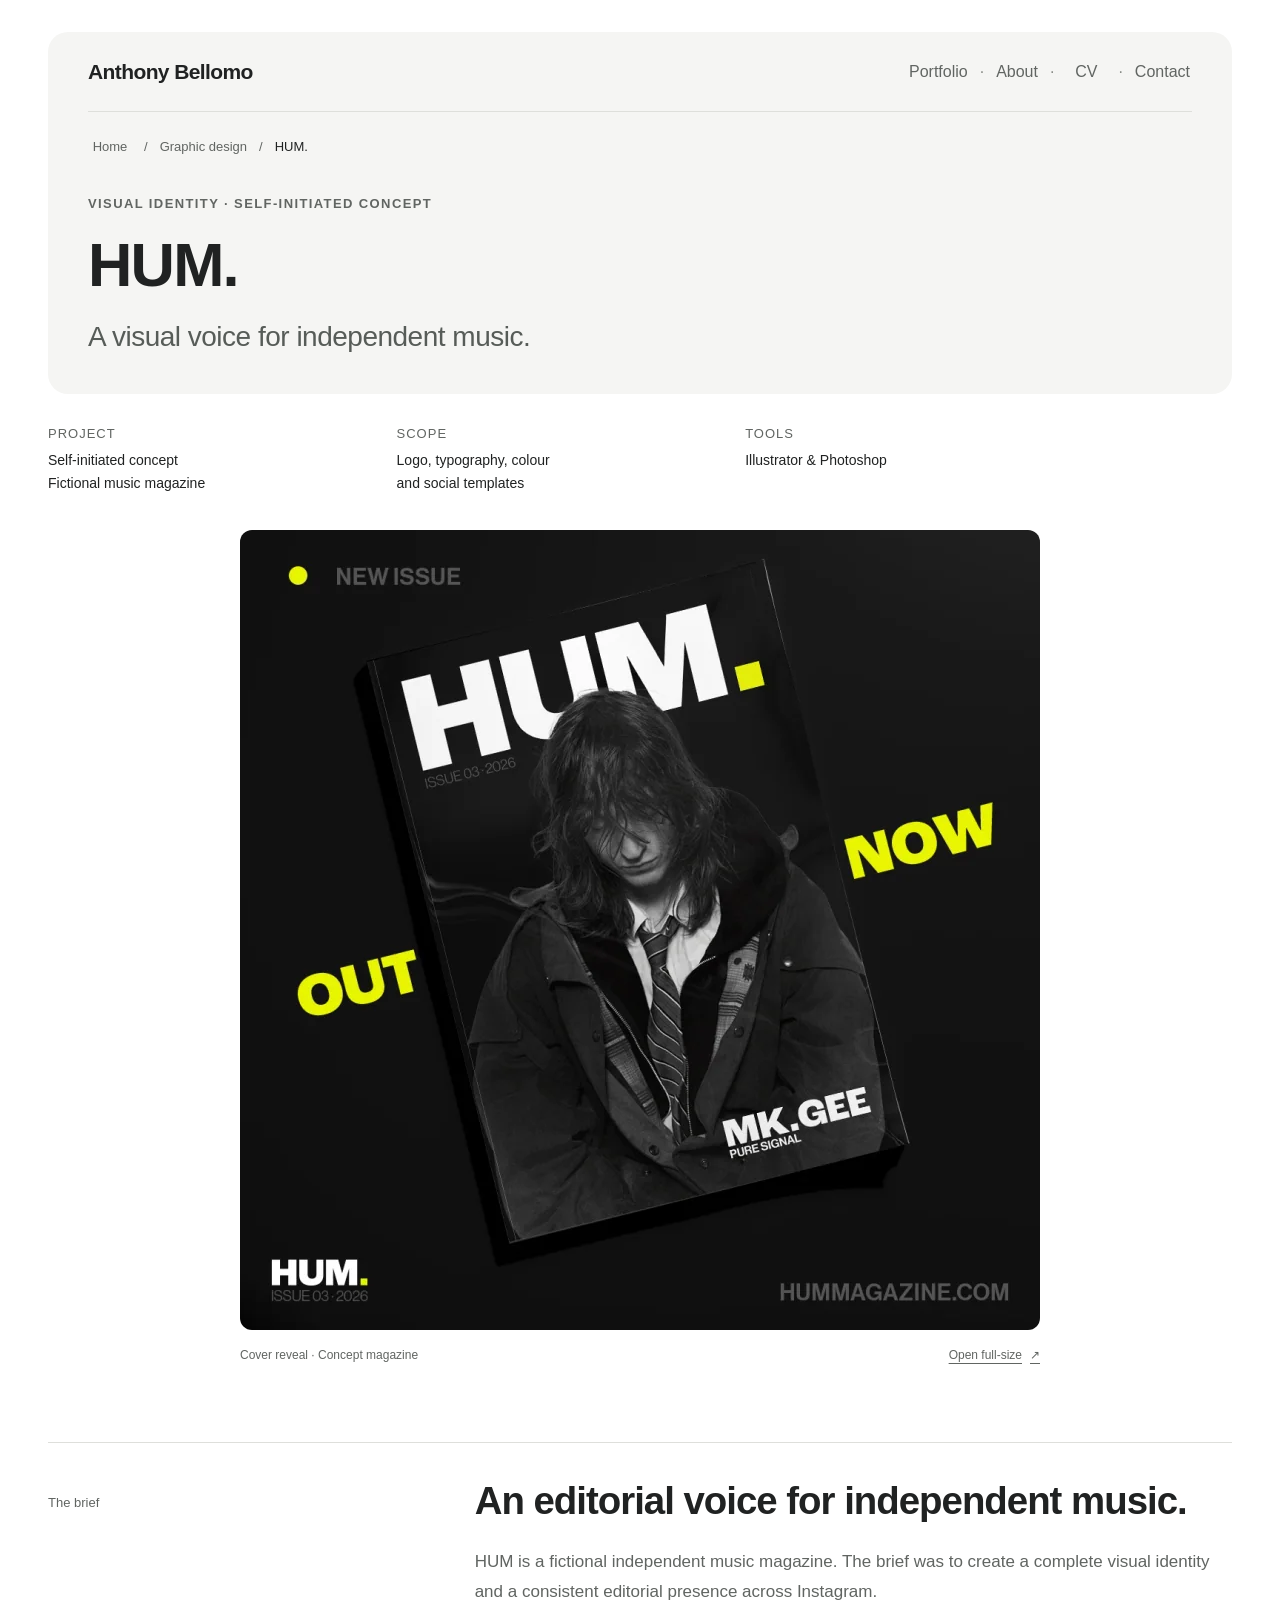
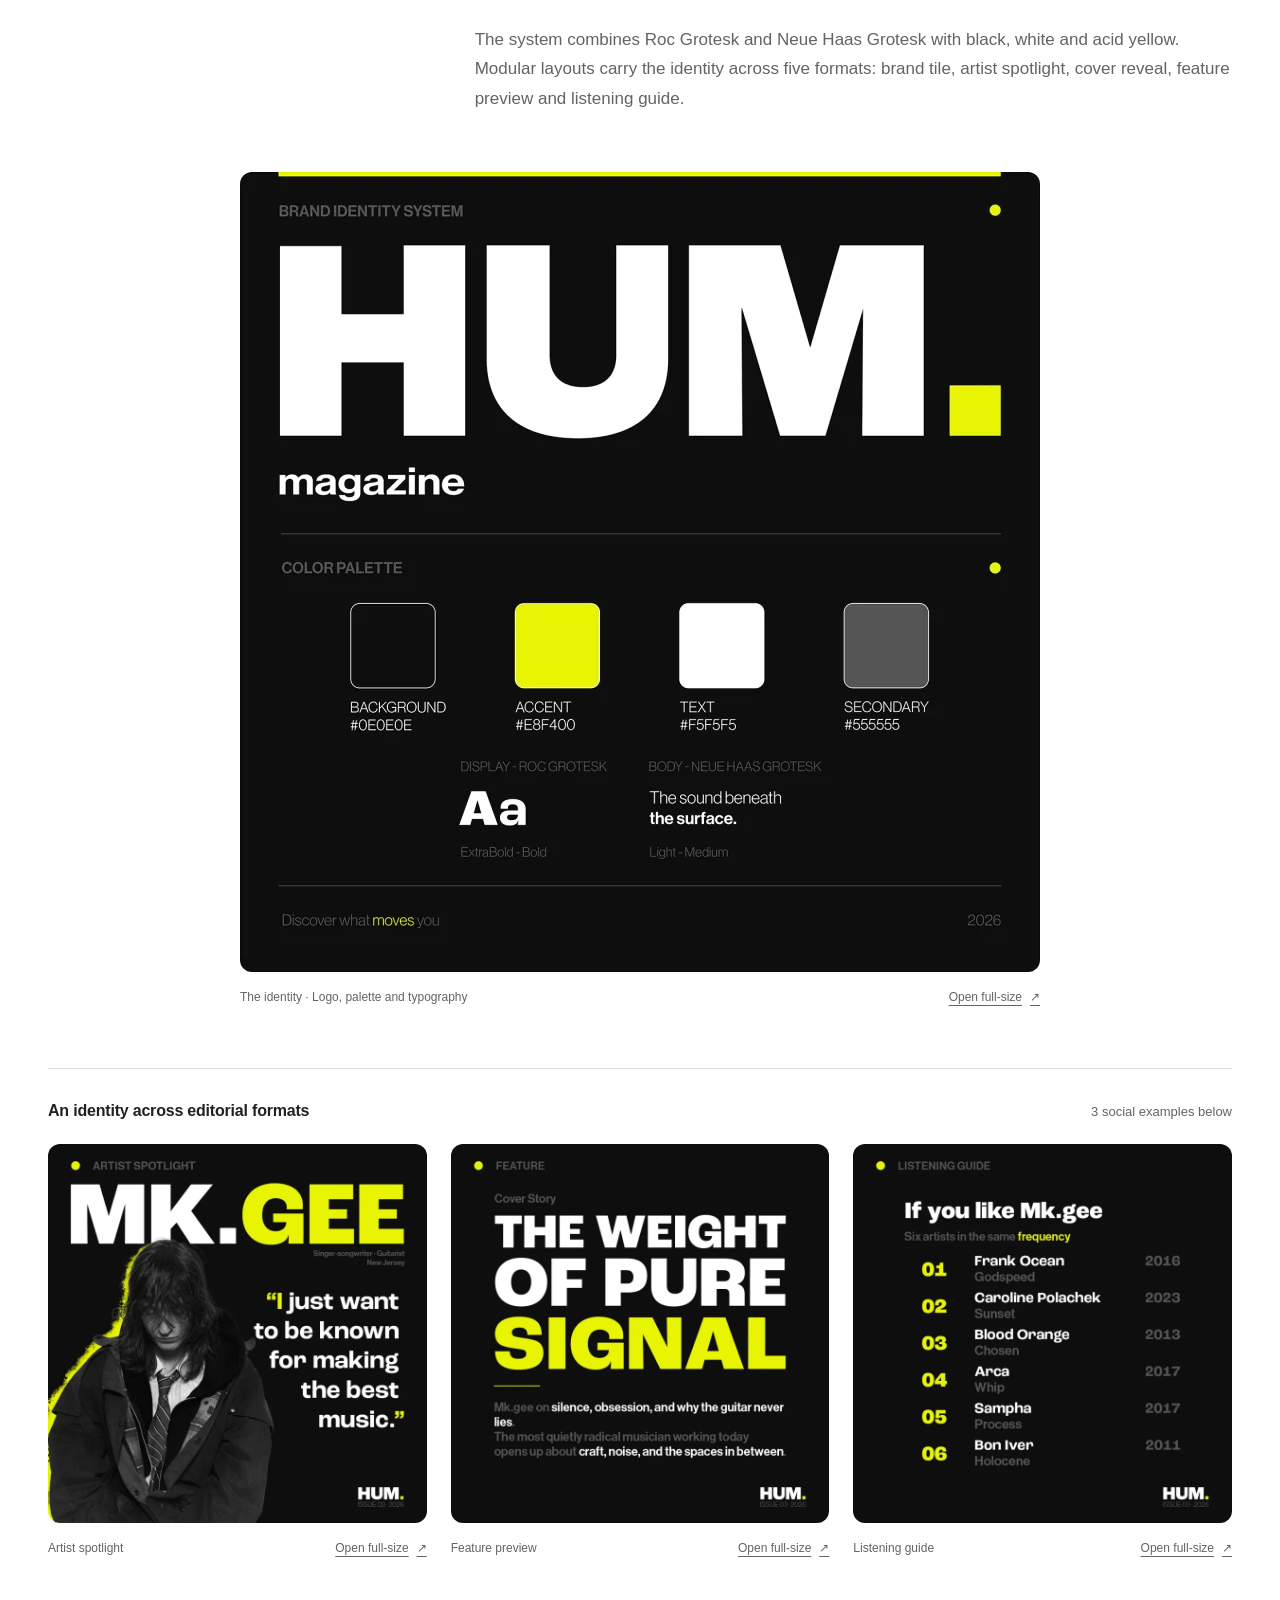
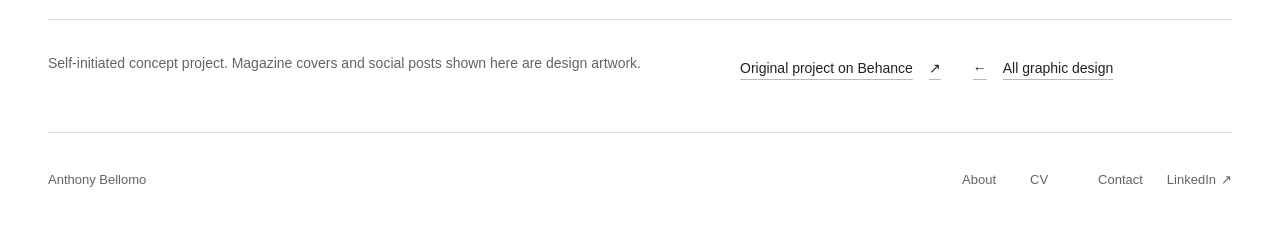
<file: graphic-design/hum/index.html>
<!doctype html>
<html lang="en"><head><meta charset="utf-8"><meta name="viewport" content="width=device-width, initial-scale=1"><title>HUM. — Anthony Bellomo</title><meta name="description" content="HUM: a self-initiated visual identity for a fictional independent music magazine, with typography, colour and social templates."><meta name="theme-color" content="#f5f5f3"><link rel="stylesheet" href="../../styles.css"><link rel="stylesheet" href="../../digital.css"><link rel="stylesheet" href="../../graphic.css"><link rel="stylesheet" href="../../navigation.css"></head>
<body class="digital-page graphic-page"><a class="skip-link" href="#content">Skip to content</a><div class="page"><div class="intro-panel"><header class="site-header"><a class="name" href="../../" aria-label="Anthony Bellomo, home">Anthony Bellomo</a><nav aria-label="Main navigation"><a href="../../#portfolio">Portfolio</a><span class="separator" aria-hidden="true">·</span><a href="../../about/">About</a><span class="separator" aria-hidden="true">·</span><a href="../../cv/">CV</a><span class="separator" aria-hidden="true">·</span><a href="../../contact/">Contact</a></nav></header><nav class="breadcrumb" aria-label="Breadcrumb"><a href="../../">Home</a><span aria-hidden="true">/</span><a href="../">Graphic design</a><span aria-hidden="true">/</span><span aria-current="page">HUM.</span></nav><section class="section-hero" aria-labelledby="page-title"><p class="eyebrow">Visual identity · Self-initiated concept</p><h1 id="page-title">HUM.</h1><p class="lead">A visual voice for independent music.</p></section></div>
<main id="content" tabindex="-1"><dl class="project-meta"><div><dt>Project</dt><dd>Self-initiated concept<br>Fictional music magazine</dd></div><div><dt>Scope</dt><dd>Logo, typography, colour<br>and social templates</dd></div><div><dt>Tools</dt><dd>Illustrator &amp; Photoshop</dd></div></dl><figure class="art-figure cover-figure"><a class="art-link" href="../../assets/hum-cover-reveal.webp" aria-label="Open full-size image: Cover reveal · Concept magazine"><img src="../../assets/responsive/hum-cover-reveal-800.webp" srcset="../../assets/responsive/hum-cover-reveal-400.webp 400w, ../../assets/responsive/hum-cover-reveal-800.webp 800w, ../../assets/responsive/hum-cover-reveal-1200.webp 1200w" sizes="(max-width: 600px) calc(100vw - 56px), 800px" width="1080" height="1080" alt="HUM cover reveal featuring a monochrome portrait of Mk.gee with an oversized masthead and acid-yellow accents." fetchpriority="high" decoding="async"></a><figcaption>Cover reveal · Concept magazine<a class="full-size-link" href="../../assets/hum-cover-reveal.webp" aria-label="Open full-size image: Cover reveal · Concept magazine">Open full-size <span aria-hidden="true">↗</span></a></figcaption></figure><section class="story-section"><p class="section-label">The brief</p><div class="story-content"><h2>An editorial voice for independent music.</h2><p>HUM is a fictional independent music magazine. The brief was to create a complete visual identity and a consistent editorial presence across Instagram.</p><p>The system combines Roc Grotesk and Neue Haas Grotesk with black, white and acid yellow. Modular layouts carry the identity across five formats: brand tile, artist spotlight, cover reveal, feature preview and listening guide.</p></div></section><figure class="art-figure identity-board"><a class="art-link" href="../../assets/hum-brand-system.webp" aria-label="Open full-size image: The identity · Logo, palette and typography"><img src="../../assets/responsive/hum-brand-system-800.webp" srcset="../../assets/responsive/hum-brand-system-400.webp 400w, ../../assets/responsive/hum-brand-system-800.webp 800w, ../../assets/responsive/hum-brand-system-1200.webp 1200w" sizes="(max-width: 600px) calc(100vw - 56px), 800px" width="1400" height="1400" alt="HUM brand identity board: masthead, black, acid-yellow, white and grey palette, typography and tagline." loading="lazy" decoding="async"></a><figcaption>The identity · Logo, palette and typography<a class="full-size-link" href="../../assets/hum-brand-system.webp" aria-label="Open full-size image: The identity · Logo, palette and typography">Open full-size <span aria-hidden="true">↗</span></a></figcaption></figure><section class="format-section" aria-labelledby="formats-title"><div class="collection-heading"><h2 id="formats-title">An identity across editorial formats</h2><span>3 social examples below</span></div><div class="format-grid"><figure class="art-figure "><a class="art-link" href="../../assets/hum-artist-spotlight.webp" aria-label="Open full-size image: Artist spotlight"><img src="../../assets/responsive/hum-artist-spotlight-800.webp" srcset="../../assets/responsive/hum-artist-spotlight-400.webp 400w, ../../assets/responsive/hum-artist-spotlight-800.webp 800w, ../../assets/responsive/hum-artist-spotlight-1200.webp 1200w" sizes="(max-width: 600px) calc(100vw - 32px), (max-width: 800px) 336px, 411px" width="1080" height="1080" alt="Artist spotlight with Mk.gee portrait and large white and yellow headline." loading="lazy" decoding="async"></a><figcaption>Artist spotlight<a class="full-size-link" href="../../assets/hum-artist-spotlight.webp" aria-label="Open full-size image: Artist spotlight">Open full-size <span aria-hidden="true">↗</span></a></figcaption></figure><figure class="art-figure "><a class="art-link" href="../../assets/hum-feature-preview.webp" aria-label="Open full-size image: Feature preview"><img src="../../assets/responsive/hum-feature-preview-800.webp" srcset="../../assets/responsive/hum-feature-preview-400.webp 400w, ../../assets/responsive/hum-feature-preview-800.webp 800w, ../../assets/responsive/hum-feature-preview-1200.webp 1200w" sizes="(max-width: 600px) calc(100vw - 32px), (max-width: 800px) 336px, 411px" width="1080" height="1080" alt="Feature preview reading The Weight of Pure Signal in white and yellow type on black." loading="lazy" decoding="async"></a><figcaption>Feature preview<a class="full-size-link" href="../../assets/hum-feature-preview.webp" aria-label="Open full-size image: Feature preview">Open full-size <span aria-hidden="true">↗</span></a></figcaption></figure><figure class="art-figure "><a class="art-link" href="../../assets/hum-listening-guide.webp" aria-label="Open full-size image: Listening guide"><img src="../../assets/responsive/hum-listening-guide-800.webp" srcset="../../assets/responsive/hum-listening-guide-400.webp 400w, ../../assets/responsive/hum-listening-guide-800.webp 800w, ../../assets/responsive/hum-listening-guide-1200.webp 1200w" sizes="(max-width: 600px) calc(100vw - 32px), (max-width: 800px) 336px, 411px" width="1080" height="1080" alt="Listening guide with six numbered music recommendations, using white type and yellow numbers." loading="lazy" decoding="async"></a><figcaption>Listening guide<a class="full-size-link" href="../../assets/hum-listening-guide.webp" aria-label="Open full-size image: Listening guide">Open full-size <span aria-hidden="true">↗</span></a></figcaption></figure></div></section><div class="design-end"><p>Self-initiated concept project. Magazine covers and social posts shown here are design artwork.</p><a class="text-link" href="https://www.behance.net/gallery/248264601/HUM">Original project on Behance <span aria-hidden="true">↗</span></a><a class="text-link" href="../"><span aria-hidden="true">←</span> All graphic design</a></div></main><footer><p>Anthony Bellomo</p><div><a href="../../about/">About</a><a href="../../cv/">CV</a><a href="../../contact/">Contact</a><a href="https://www.linkedin.com/in/anthony-bellomo-07400b346">LinkedIn <span aria-hidden="true">↗</span></a></div></footer></div></body></html>
</file>
<file: styles.css>
:root { color-scheme: light; --ink: #202222; --muted: #616562; --line: #dedfdb; --panel: #f5f5f3; }
* { box-sizing: border-box; }
html { scroll-behavior: smooth; scroll-padding-top: 28px; }
body { margin: 0; background: #fff; color: var(--ink); font-family: -apple-system, BlinkMacSystemFont, "Segoe UI", Helvetica, Arial, sans-serif; -webkit-font-smoothing: antialiased; }
a { color: inherit; text-decoration: none; }
a:focus-visible { outline: 2px solid #40554b; outline-offset: 6px; border-radius: 3px; }
.skip-link { position: absolute; top: -80px; left: 24px; padding: 12px 18px; background: var(--ink); color: white; z-index: 5; }
.skip-link:focus { top: 12px; }
.page { width: min(1280px, calc(100% - 96px)); margin: 32px auto 0; }
.intro-panel { background: var(--panel); border-radius: 20px; padding: 0 40px; }
.site-header { min-height: 80px; display: flex; align-items: center; justify-content: space-between; gap: 24px; border-bottom: 1px solid var(--line); }
.name { font-size: 21px; font-weight: 600; letter-spacing: -.6px; }
nav { display: flex; align-items: center; gap: 10px; font-size: 16px; color: var(--muted); }
nav a { display: inline-flex; align-items: center; justify-content: center; min-width: 44px; min-height: 44px; padding: 10px 2px; }
nav a:hover, footer a:hover { color: var(--ink); text-decoration: underline; text-underline-offset: 5px; }
nav a[aria-current] { color: var(--ink); }
.separator { color: #898c87; }
.hero { padding: 24px 0 20px; }
h1 { font-size: clamp(40px, 3.7vw, 54px); font-weight: 600; line-height: 1.13; letter-spacing: -1.2px; margin: 0 0 18px; }
.hero p { max-width: 850px; color: #575c58; font-size: 20px; line-height: 1.55; margin: 0; letter-spacing: -.2px; }
main { padding-top: 28px; }
main:focus { outline: none; }
.work-grid { display: grid; grid-template-columns: repeat(2, minmax(0, 1fr)); gap: 28px; }
.work-card { min-width: 0; position: relative; }
.card-link::after { content: ""; position: absolute; inset: 0; border-radius: 14px; }
.card-link:focus-visible { outline: none; }
.card-link:focus-visible::after { outline: 2px solid #40554b; outline-offset: 6px; }
.work-image { position: relative; aspect-ratio: 4 / 3; overflow: hidden; border: 1px solid #e1e3df; border-radius: 14px; background: #171717; }
.work-image img { display: block; width: 100%; height: 100%; object-fit: cover; object-position: center; }
.tool-image { background: #272929; display: grid; place-items: center; padding: 7%; }
.tool-window { width: 100%; overflow: hidden; border: 1px solid #555858; border-radius: 7px; background: #f4f5f9; box-shadow: 0 12px 28px #0003; }
.window-bar { display: flex; gap: 5px; align-items: center; height: 23px; padding: 0 10px; background: #363939; }
.window-bar i { width: 5px; height: 5px; border-radius: 50%; background: #969b98; }
.tool-crop { aspect-ratio: 1.45; overflow: hidden; }
.tool-crop img { width: 150%; height: auto; max-width: none; }
.card-heading { display: flex; align-items: center; justify-content: space-between; gap: 12px; margin: 22px 0 10px; }
h2 { font-size: clamp(22px, 2vw, 28px); font-weight: 600; letter-spacing: -.7px; line-height: 1.2; margin: 0; }
.arrow { font-size: 25px; font-weight: 400; margin-right: 3px; }
.work-card p { font-size: 16px; line-height: 1.6; color: var(--muted); margin: 0; }
.card-cta { display: inline-flex; gap: 10px; align-items: center; font-size: 13px; font-weight: 500; margin-top: 18px; padding-bottom: 3px; border-bottom: 1px solid #b8bcb5; }
.work-card:hover .card-cta { border-color: var(--ink); }
footer { display: flex; justify-content: space-between; align-items: center; gap: 20px; border-top: 1px solid var(--line); margin-top: 58px; padding: 25px 0 30px; font-size: 12px; color: var(--muted); }
footer p { margin: 0; }
footer div { display: flex; gap: 24px; }
footer a { display: inline-flex; align-items: center; gap: 5px; min-height: 44px; min-width: 44px; padding: 10px 0; }
@media (max-width: 800px) {
  .page { width: calc(100% - 48px); margin-top: 24px; }
  .intro-panel { padding: 0 28px; }
  h1 { letter-spacing: -.9px; }
  .work-grid { gap: 22px; }
  .desktop-break { display: none; }
  .work-card p { font-size: 15px; }
}
@media (max-width: 600px) {
  .page { width: calc(100% - 32px); margin-top: 16px; }
  .intro-panel { padding: 0 22px; border-radius: 15px; }
  .site-header { min-height: 72px; flex-wrap: wrap; gap: 0; padding: 10px 0 8px; }
  .name { font-size: 18px; margin-right: 12px; }
  nav { font-size: 14px; gap: 5px; }
  .hero { padding: 14px 0 16px; }
  h1 { font-size: clamp(30px, 8.2vw, 40px); line-height: 1.12; letter-spacing: -.65px; margin-bottom: 16px; }
  .hero p { font-size: 16px; line-height: 1.5; }
  main { padding-top: 22px; }
  .work-grid { grid-template-columns: minmax(0, 1fr); gap: 36px; }
  .work-image { border-radius: 12px; }
  .card-heading { margin-top: 18px; }
  h2 { font-size: 24px; }
  .work-card p { font-size: 16px; }
  .card-cta { margin-top: 14px; }
  footer { margin-top: 38px; padding: 20px 0 24px; }
  footer div { gap: 16px; }
}
@media (prefers-reduced-motion: reduce) { html { scroll-behavior: auto; } *, *::before, *::after { transition: none !important; } }
</file>
<file: navigation.css>
/* Shared navigation only; Homepage V2 and project presentation retain their styles. */
.site-header .name { display: inline-flex; align-items: center; min-height: 44px; }
footer div { flex-wrap: wrap; gap: 8px 24px; }
@media (max-width: 600px) {
 .site-header { align-items: flex-start; }
 .site-header nav { flex-basis: 100%; justify-content: flex-start; gap: 5px; }
 footer { align-items: flex-start; flex-direction: column; gap: 8px; }
 footer div { gap: 4px 20px; }
}
</file>
<file: digital.css>
/* Internal portfolio pages. Homepage V2 continues to use styles.css alone. */
.digital-page .breadcrumb { justify-content: flex-start; flex-wrap: wrap; gap: 8px 12px; font-size: 13px; padding-top: 12px; }
.breadcrumb a { padding: 12px 0; }
.breadcrumb [aria-current] { color: var(--ink); }
.section-hero { padding: 26px 0 38px; }
.eyebrow { margin: 0 0 16px; text-transform: uppercase; letter-spacing: 1.4px; font-size: 11px; font-weight: 600; color: var(--muted); line-height: 1.5; }
.section-hero h1 { font-size: clamp(38px,4.8vw,64px); letter-spacing: -1.8px; margin-bottom: 18px; }
.lead { font-size: clamp(20px,2.2vw,28px); line-height: 1.4; letter-spacing: -.5px; color: #575c58; margin: 0; }
.collection-heading { display: flex; align-items: baseline; justify-content: space-between; gap: 20px; padding: 12px 0 24px; }
.collection-heading h2 { font-size: 16px; letter-spacing: -.2px; }
.collection-heading span { font-size: 12px; color: var(--muted); }
.featured-project { display: grid; grid-template-columns: 1.15fr 1fr; gap: 64px; align-items: center; }
.project-preview { display: block; min-width: 0; border: 1px solid var(--line); border-radius: 14px; padding: 24px; background: var(--panel); overflow: hidden; }
.project-preview img { display: block; width: 100%; height: auto; }
.preview-detail { height: 235px; overflow: hidden; border-radius: 6px; margin-top: 20px; position: relative; }
.preview-detail::after { content: ''; position: absolute; inset: 70% 0 0; background: linear-gradient(transparent,var(--panel)); }
.preview-caption { display: block; padding-top: 20px; font-size: 11px; color: var(--muted); }
.project-intro { padding-right: 40px; }
.project-intro h2 { font-size: clamp(28px,3vw,40px); margin-bottom: 20px; }
.project-intro h2 a { display: inline-block; padding: 4px 0; }
.project-intro h2 span { white-space: nowrap; font-weight: 400; }
.project-intro p:not(.eyebrow), .collection-note p { font-size: 17px; line-height: 1.7; color: var(--muted); margin: 0; }
.tags { display: flex; flex-wrap: wrap; gap: 8px; padding: 0; margin: 24px 0; list-style: none; }
.tags li { font-size: 11px; border: 1px solid var(--line); padding: 7px 10px; border-radius: 20px; }
.text-link { display: inline-flex; gap: 16px; align-items: center; min-height: 48px; padding: 12px 0; font-size: 14px; text-decoration: underline; text-underline-offset: 6px; text-decoration-color: #b8bcb5; }
.text-link:hover, .source-links a:hover { text-decoration-color: var(--ink); }
.collection-note { display: grid; grid-template-columns: 1.15fr 1fr; gap: 64px; border-top: 1px solid var(--line); margin-top: 64px; padding-top: 40px; }
.collection-note h2 { font-size: 28px; line-height: 1.3; }
.back-link { margin-top: 40px; }
.actions { display: flex; flex-wrap: wrap; gap: 12px; margin-top: 28px; }
.button { display: inline-flex; justify-content: space-between; align-items: center; gap: 24px; min-height: 50px; padding: 14px 20px; border: 1px solid #b8bcb5; border-radius: 6px; font-size: 14px; font-weight: 500; }
.button:hover { border-color: var(--ink); background: #e9eae6; }
.button-dark { color: #fff; background: var(--ink); border-color: var(--ink); }
.button-dark:hover { background: #3b403c; color: #fff; }
.action-note { color: var(--muted); font-size: 12px; line-height: 1.5; margin: 14px 0 0; }
.project-meta { display: grid; grid-template-columns: 1fr 1fr 1.5fr; gap: 24px; padding: 4px 0 28px; margin: 0; }
.project-meta dt { font-size: 11px; text-transform: uppercase; letter-spacing: 1px; color: var(--muted); margin-bottom: 8px; }
.project-meta dd { margin: 0; font-size: 14px; line-height: 1.6; }
figure { margin: 0; }
.summary-figure { background: var(--panel); border: 1px solid var(--line); padding: 32px; border-radius: 14px; }
.summary-figure img { width: 100%; height: auto; display: block; }
figcaption { display: flex; justify-content: space-between; flex-wrap: wrap; gap: 6px 24px; font-size: 11px; line-height: 1.6; color: var(--muted); margin-top: 20px; }
.story-section { display: grid; grid-template-columns: 1fr 2fr; gap: 48px; border-top: 1px solid var(--line); margin-top: 64px; padding-top: 36px; }
.section-label { font-size: 12px; line-height: 1.7; color: var(--muted); }
.story-content { max-width: 760px; }
.story-content h2, .evidence-heading h2 { font-size: clamp(28px,3vw,40px); letter-spacing: -1px; line-height: 1.15; margin-bottom: 24px; }
.story-content p, .evidence-heading>p:not(.eyebrow), .closing-panel p:not(.eyebrow) { font-size: 17px; line-height: 1.75; color: var(--muted); margin: 0 0 18px; }
h3 { font-size: 17px; line-height: 1.4; letter-spacing: -.2px; font-weight: 600; margin: 24px 0 10px; }
.workflow { list-style: none; counter-reset: steps; padding: 0; margin: 28px 0 0; }
.workflow li { counter-increment: steps; border-top: 1px solid var(--line); padding: 20px 0 0 46px; position: relative; }
.workflow li::before { content: '0' counter(steps); position: absolute; left: 0; top: 24px; color: var(--muted); font-size: 12px; }
.workflow h3 { margin: 0 0 8px; }
.evidence-section { margin-top: 64px; padding: 36px; background: var(--panel); border-radius: 14px; }
.evidence-heading { max-width: 700px; }
.interface-figure { margin-top: 28px; }
.interface-figure>a { display: block; max-height: 680px; overflow: hidden; border-radius: 8px; border: 1px solid var(--line); position: relative; }
.interface-figure>a::after { content: ''; position: absolute; inset: 90% 0 0; background: linear-gradient(transparent,#f5f5f3); pointer-events: none; }
.interface-figure img { width: 100%; height: auto; display: block; }
.interface-figure figcaption a { min-height: 44px; display: inline-flex; align-items: center; gap: 8px; text-decoration: underline; text-underline-offset: 4px; }
.interface-figure figcaption { align-items: center; margin-top: 8px; }
.detail-grid { display: grid; grid-template-columns: 1fr 1fr; gap: 0 32px; }
.detail-grid p { font-size: 15px; line-height: 1.7; }
.test-results { display: grid; grid-template-columns: 1fr 1fr; gap: 28px 32px; margin: 32px 0; }
.test-results>div { border-top: 1px solid var(--line); padding-top: 16px; }
.test-results dt { font-size: 12px; color: var(--muted); }
.test-results dd { margin: 12px 0 0; font-size: 46px; font-weight: 500; letter-spacing: -1.8px; line-height: 1.1; }
.test-results dd span { display: block; font-size: 12px; color: var(--muted); font-weight: 400; letter-spacing: 0; line-height: 1.5; margin-top: 12px; }
.source-links { display: flex; flex-wrap: wrap; gap: 0 24px; }
.source-links a { display: inline-flex; align-items: center; min-height: 48px; text-decoration: underline; text-underline-offset: 5px; font-size: 13px; }
.closing-panel { background: var(--panel); border-radius: 14px; margin-top: 64px; padding: 36px; display: flex; justify-content: space-between; align-items: center; gap: 32px; }
.closing-panel h2 { font-size: 28px; }
.closing-panel p:not(.eyebrow) { font-size: 15px; margin: 14px 0 0; max-width: 460px; }
.closing-panel .actions { margin: 0; flex-shrink: 0; }
@media(max-width:1100px) { .featured-project,.collection-note { gap: 32px; } .project-intro { padding-right: 0; } .closing-panel { display: block; } .closing-panel .actions { margin-top: 24px; } }
@media(max-width:800px) { .section-hero h1 { font-size: 44px; } .featured-project { grid-template-columns: 1fr 1fr; gap: 28px; } .project-preview { padding: 16px; } .preview-detail { height: 200px; } .project-intro p:not(.eyebrow) { font-size: 15px; } .project-intro h2 { font-size: 30px; } .tags { margin: 16px 0; } .collection-note { grid-template-columns: 1fr 1fr; } .collection-note h2 { font-size: 24px; } .story-section { grid-template-columns: 1fr 3fr; gap: 24px; } .project-meta { grid-template-columns: 1fr 1fr; } .project-meta>div:last-child { grid-column: 1 / -1; } .summary-figure { padding: 20px; } .evidence-section { padding: 24px; } }
@media(max-width:600px) {
 .digital-page .breadcrumb { gap: 4px 10px; font-size: 12px; padding-top: 8px; }
 .section-hero { padding: 20px 0 28px; }
 .section-hero h1 { font-size: clamp(32px,9vw,40px); letter-spacing: -.9px; }
 .lead { font-size: 21px; letter-spacing: -.3px; }
 .collection-heading { padding: 8px 0 20px; flex-wrap: wrap; gap: 8px; }
 .featured-project,.collection-note { grid-template-columns: 1fr; gap: 26px; }
 .project-preview { padding: 16px; }
 .preview-detail { height: 220px; }
 .project-intro h2 { font-size: 30px; }
 .project-intro p:not(.eyebrow) { font-size: 16px; }
 .collection-note { margin-top: 40px; padding-top: 28px; gap: 18px; }
 .collection-note p { font-size: 16px; }
 .digital-page footer { align-items: flex-start; flex-direction: column; gap: 8px; }
 .digital-page footer div { flex-wrap: wrap; gap: 24px; }
 .case-hero .actions { flex-direction: column; gap: 10px; margin-top: 24px; }
 .button { min-height: 52px; }
 .action-note { font-size: 11px; }
 .project-meta { gap: 20px; padding-bottom: 24px; }
 .project-meta dd { font-size: 13px; }
 .summary-figure { padding: 14px; }
 .summary-figure figcaption { margin-top: 14px; }
 .story-section { grid-template-columns: 1fr; gap: 20px; margin-top: 40px; padding-top: 24px; }
 .story-content h2, .evidence-heading h2 { font-size: 29px; letter-spacing: -.6px; }
 .story-content p,.evidence-heading>p:not(.eyebrow) { font-size: 16px; line-height: 1.7; }
 .evidence-section { margin-top: 40px; padding: 22px 16px 12px; }
 .interface-figure>a { max-height: 340px; }
 .detail-grid { grid-template-columns: 1fr; }
 .detail-grid h3 { margin-top: 18px; }
 .detail-grid p { margin-bottom: 8px; }
 .test-results { gap: 24px 20px; }
 .test-results dd { font-size: 38px; }
 .test-results dt { line-height: 1.5; }
 .closing-panel { margin-top: 40px; padding: 24px 22px; }
 .closing-panel h2 { font-size: 25px; }
 .closing-panel .actions { flex-direction: column; }
 .back-link { margin-top: 24px; }
}
/* Keep real UI readable on phones; contain scrolling within the evidence. */
.digital-page .name { display: inline-flex; align-items: center; min-height: 44px; }
.project-intro h2 a { min-height: 44px; }
.image-help { font-size: 12px; color: var(--muted); line-height: 1.6; }
.screenshot-scroll { max-height: 680px; overflow: auto; border: 1px solid var(--line); border-radius: 8px; }
.screenshot-scroll:focus-visible { outline: 2px solid #40554b; outline-offset: 4px; }
.screenshot-scroll>a { display: block; }
.screenshot-scroll a:focus-visible { outline-offset: -3px; }
@media(max-width:600px) {
 .screenshot-scroll { max-height: 420px; }
 .screenshot-scroll img { width: 760px; max-width: none; }
 .screenshot-scroll>a { width: max-content; }
}
/* Content pass readability; scoped to internal pages to preserve Homepage V2. */
.digital-page .eyebrow, .digital-page .tags li, .digital-page .preview-caption,
.digital-page .project-meta dt, .digital-page .action-note,
.digital-page .collection-heading span, .digital-page figcaption,
.digital-page .section-label, .digital-page footer,
.digital-page .test-results dt, .digital-page .test-results dd span { font-size: 13px; }
.qa-case-page .test-results dd { font-size: 34px; }
.qa-case-page .test-results { gap: 18px 24px; margin: 24px 0; }
@media(max-width:600px) {
 .featured-project .project-intro { order: -1; }
 .featured-project .preview-detail { height: 150px; }
 .qa-case-page .case-hero { padding: 12px 0 22px; }
 .qa-case-page .case-hero .lead { font-size: 20px; }
 .qa-case-page .case-hero .actions { margin-top: 18px; }
 .qa-case-page .story-section:first-of-type { margin-top: 12px; }
 .qa-case-page .screenshot-scroll { max-height: 290px; }
 .qa-case-page .test-results dd { font-size: 30px; }
}
</file>
<file: information.css>
.info-row { display: grid; grid-template-columns: 1fr 2fr; gap: 48px; padding: 32px 0; border-bottom: 1px solid var(--line); }
.info-row > .eyebrow { padding-top: 8px; }
.info-copy { max-width: 760px; min-width: 0; }
.info-copy h2 { font-size: clamp(26px, 3vw, 38px); line-height: 1.2; letter-spacing: -.9px; margin: 0 0 22px; }
.info-copy p:not(.action-note) { font-size: 18px; color: var(--muted); line-height: 1.7; margin: 0; max-width: 640px; }
.profile-links { display: flex; flex-wrap: wrap; gap: 4px 32px; }
.email-link { display: inline-block; min-height: 44px; padding: 4px 0; overflow-wrap: anywhere; text-decoration: underline; text-decoration-thickness: 1px; text-underline-offset: 7px; }
.email-link span { white-space: nowrap; }
@media(max-width:800px) { .info-row { grid-template-columns: 1fr 3fr; gap: 24px; } }
@media(max-width:600px) {
 .info-row { grid-template-columns: minmax(0,1fr); gap: 12px; padding: 20px 0 28px; }
 .info-row > .eyebrow { margin: 0; padding: 0; }
 .info-copy h2 { font-size: 27px; letter-spacing: -.6px; margin-bottom: 16px; }
 .info-copy p:not(.action-note) { font-size: 16px; }
 .information-page .actions { flex-direction: column; margin-top: 22px; }
 .profile-links { gap: 0 24px; }
}
@media(max-width:600px) { .info-copy h2:has(.email-link) { font-size: clamp(18px,5.5vw,23px); letter-spacing: -.45px; } }
/* Final content pass: concise information heroes and readable experience. */
.information-page .section-hero { padding: 10px 0 26px; }
.information-page .section-hero h1 { font-size: clamp(32px,4vw,48px); margin-bottom: 10px; }
.information-page .lead { font-size: 21px; }
.info-copy p + p { margin-top: 18px; }
.info-copy h3 { margin-top: 0; font-size: 18px; }
.experience-list { padding-left: 22px; color: var(--muted); font-size: 17px; line-height: 1.7; }
.experience-list li + li { margin-top: 8px; }
@media(max-width:600px) {
 .information-page .section-hero { padding: 6px 0 20px; }
 .information-page .lead { font-size: 18px; }
 .information-page main { padding-top: 10px; }
 .experience-list { font-size: 16px; }
}
</file>
<file: graphic.css>
/* Graphic Design additions; shared Homepage V2 and Digital styles are unchanged. */
.graphic-page .section-hero { max-width: 1000px; }
.graphic-page .design-feature { display: grid; grid-template-columns: 1fr 1.15fr; gap: 64px; align-items: center; }
.design-feature-copy { padding: 20px 0; max-width: 470px; }
.design-feature-copy h2 { font-size: clamp(40px,5vw,66px); letter-spacing: -1.5px; margin-bottom: 20px; }
.design-feature-copy h2 a { display: inline-block; min-height: 48px; }
.design-feature-copy h2 span { font-size: .65em; font-weight: 400; }
.design-feature-copy>p:not(.eyebrow), .art-intro>p:not(.eyebrow) { font-size: 17px; line-height: 1.7; color: var(--muted); margin: 0; }
.design-feature-image { display: block; border-radius: 14px; overflow: hidden; background: #111; }
.design-feature-image img { width: 100%; height: auto; display: block; }
.design-gallery { margin-top: 52px; border-top: 1px solid var(--line); padding-top: 22px; }
.graphic-page .poster-thumbnail { background: #111; }
.graphic-page .poster-thumbnail img { object-fit: contain; padding: 24px; }
.graphic-page .work-card h3 { font-size: clamp(21px,2vw,28px); letter-spacing: -.6px; margin: 0; line-height: 1.25; }
.graphic-page .work-card p { max-width: 510px; }
.design-end { border-top: 1px solid var(--line); margin-top: 48px; padding-top: 24px; display: flex; align-items: center; flex-wrap: wrap; gap: 8px 32px; }
.design-end>p { flex-basis: 100%; max-width: 660px; color: var(--muted); font-size: 14px; line-height: 1.6; margin: 0 0 8px; }
.graphic-page footer { margin-top: 40px; }
.art-figure { min-width: 0; }
.art-link { display: block; background: #111; overflow: hidden; border-radius: 12px; }
.art-link img { display: block; width: 100%; height: auto; }
.art-link:focus-visible { outline-offset: 5px; }
.art-figure figcaption { margin-top: 12px; font-size: 12px; }
.art-figure figcaption>span { white-space: nowrap; }
.cover-figure { max-width: 800px; margin: 8px auto 0; }
.identity-board { max-width: 800px; margin: 40px auto 0; }
.format-section { margin-top: 48px; border-top: 1px solid var(--line); padding-top: 20px; }
.format-grid { display: grid; grid-template-columns: repeat(3,minmax(0,1fr)); gap: 24px; }
.art-intro { max-width: 700px; padding: 0 0 28px; }
.art-intro .eyebrow { margin-bottom: 10px; }
.art-intro .text-link { margin-top: 8px; }
.poster-gallery { max-width: 900px; margin: 0 auto; display: grid; gap: 40px; }
.poster-figure .art-link { padding: 28px; background: var(--panel); border: 1px solid var(--line); }
.poster-figure img { max-width: 700px; margin: auto; }
@media(max-width:800px) {
 .graphic-page .design-feature { gap: 28px; }
 .design-feature-copy>p:not(.eyebrow) { font-size: 16px; }
 .format-grid { grid-template-columns: repeat(2,minmax(0,1fr)); }
 .graphic-page .poster-thumbnail img { padding: 16px; }
 .graphic-page .section-hero h1 { overflow-wrap: anywhere; }
}
@media(max-width:600px) {
 .graphic-page .design-feature { grid-template-columns: minmax(0,1fr); gap: 22px; }
 .design-feature-copy { padding: 0; }
 .design-feature-copy h2 { font-size: 42px; margin-bottom: 12px; }
 .design-feature-copy .eyebrow { margin-bottom: 10px; }
 .design-feature-copy .tags { margin: 16px 0 8px; }
 .design-feature-image { border-radius: 12px; }
 .design-gallery { margin-top: 36px; padding-top: 16px; }
 .graphic-page .design-gallery .work-grid { gap: 32px; }
 .design-end { margin-top: 32px; padding-top: 20px; gap: 4px 20px; }
 .design-end .text-link { flex-basis: 100%; }
 .format-grid { grid-template-columns: minmax(0,1fr); gap: 28px; }
 .identity-board { margin-top: 28px; }
 .format-section { margin-top: 32px; padding-top: 16px; }
 .poster-figure .art-link { padding: 12px; }
 .poster-gallery { gap: 28px; }
 .graphic-page .project-meta { grid-template-columns: 1fr 1fr; gap: 18px; }
 .graphic-page .project-meta>div:last-child { grid-column: 1 / -1; }
 .art-intro>p:not(.eyebrow) { font-size: 16px; }
}
/* Full-size caption controls share the original artwork target. */
.art-figure figcaption { align-items: center; margin-top: 4px; }
.full-size-link { display: inline-flex; align-items: center; gap: 8px; min-height: 44px; text-decoration: underline; text-underline-offset: 4px; white-space: nowrap; }
.full-size-link:hover { color: var(--ink); }
@media(max-width:600px) {
 .graphic-page .section-hero { padding: 12px 0 20px; }
 .graphic-page .section-hero .eyebrow { margin-bottom: 10px; }
 .graphic-page .section-hero h1 { margin-bottom: 12px; }
 .graphic-page main { padding-top: 16px; }
 .graphic-page .collection-heading { padding-bottom: 12px; }
 .graphic-page .design-feature { gap: 14px; }
 .graphic-page .design-feature-copy .tags { margin: 12px 0 0; }
 .graphic-page .design-feature-copy > .text-link { padding: 8px 0; min-height: 44px; }
 .graphic-page .project-meta { gap: 12px; padding-bottom: 16px; }
 .art-intro { padding-bottom: 16px; }
}
@media(max-width:600px) { .graphic-page .design-feature-image { order: -1; } }
</file>
